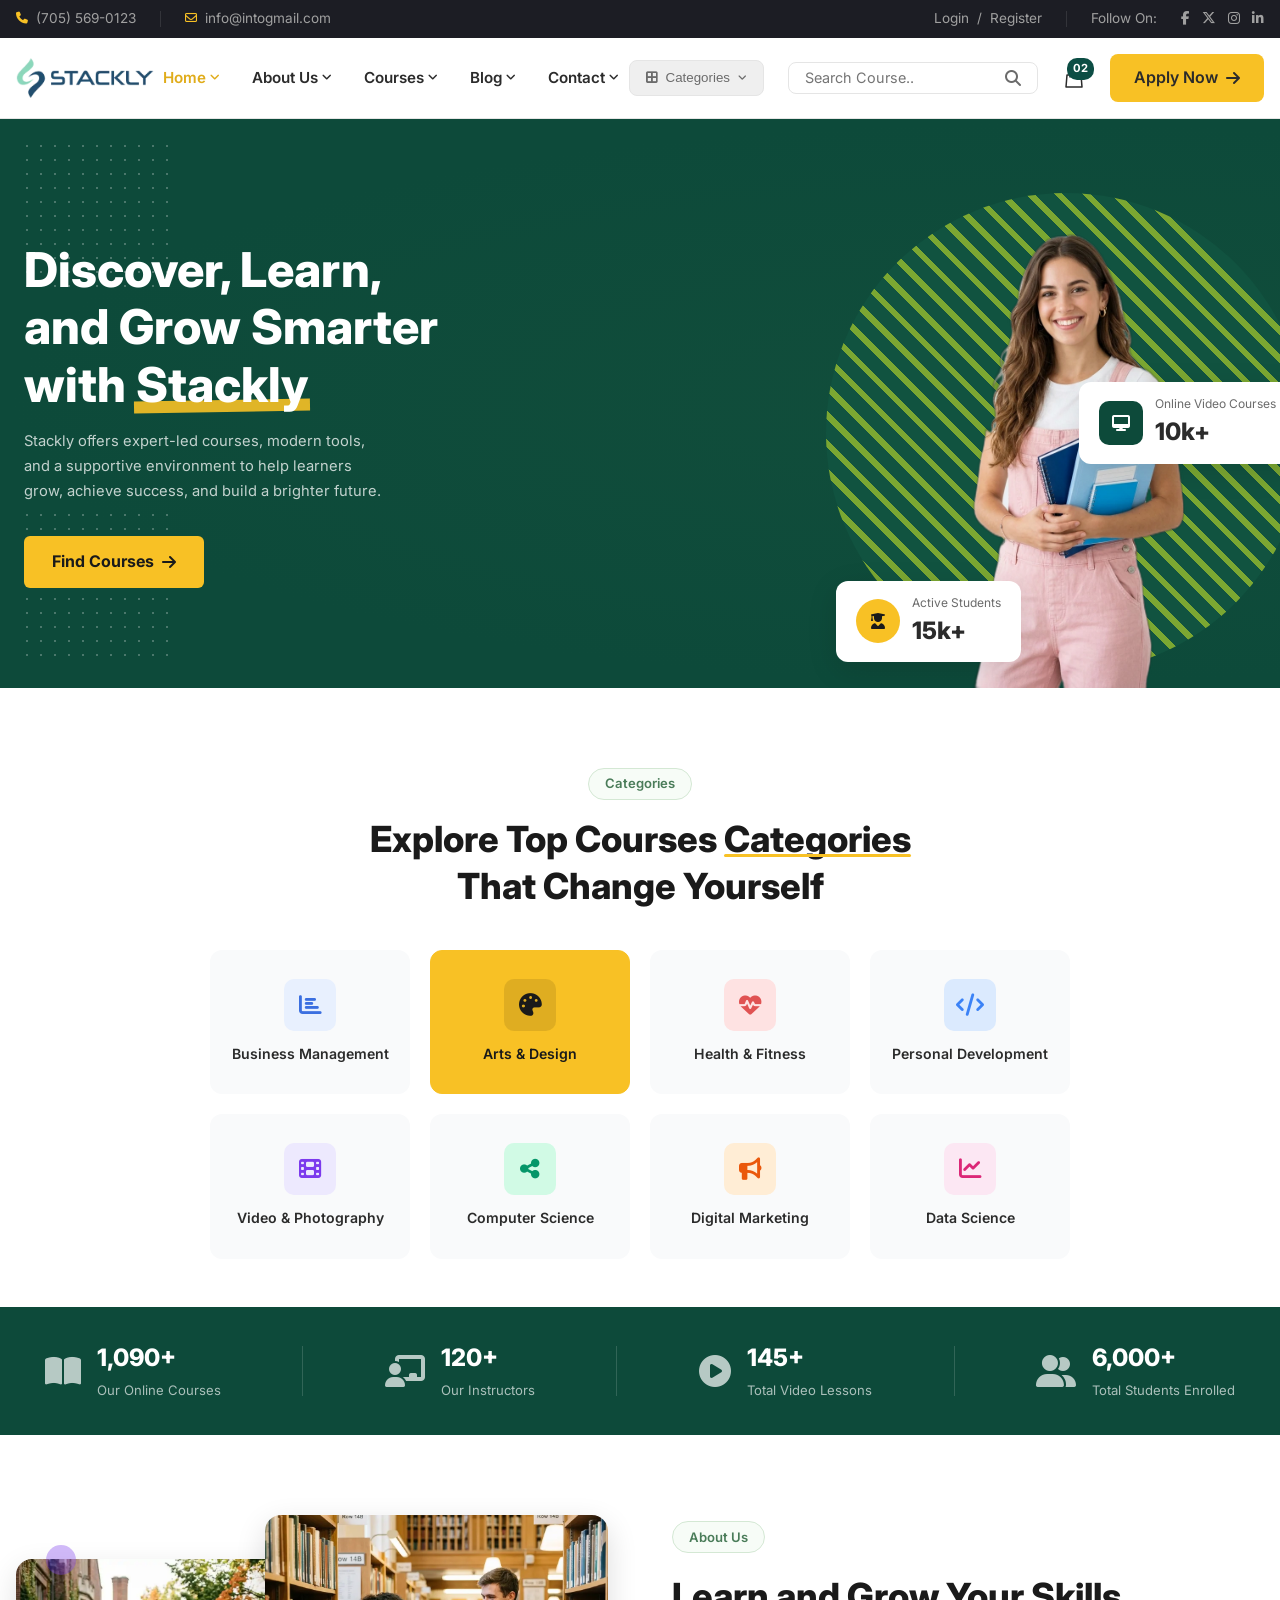
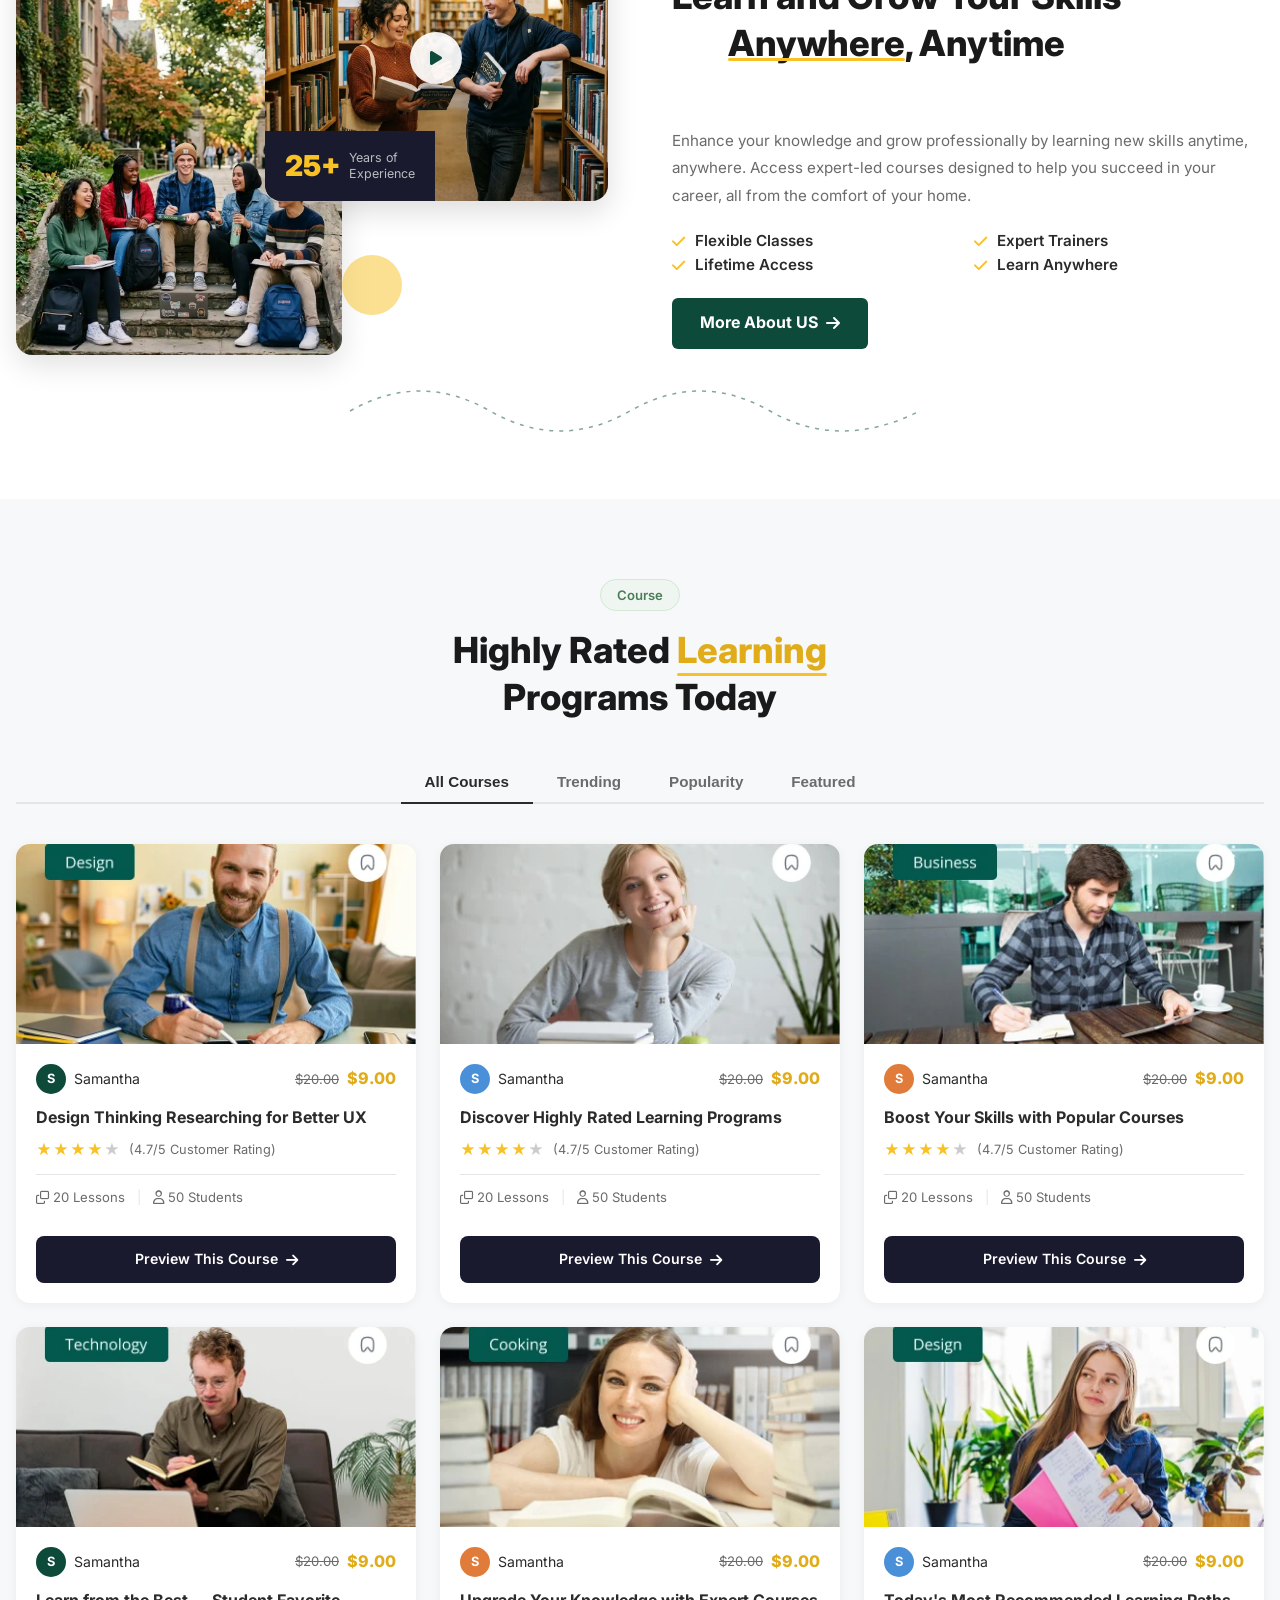
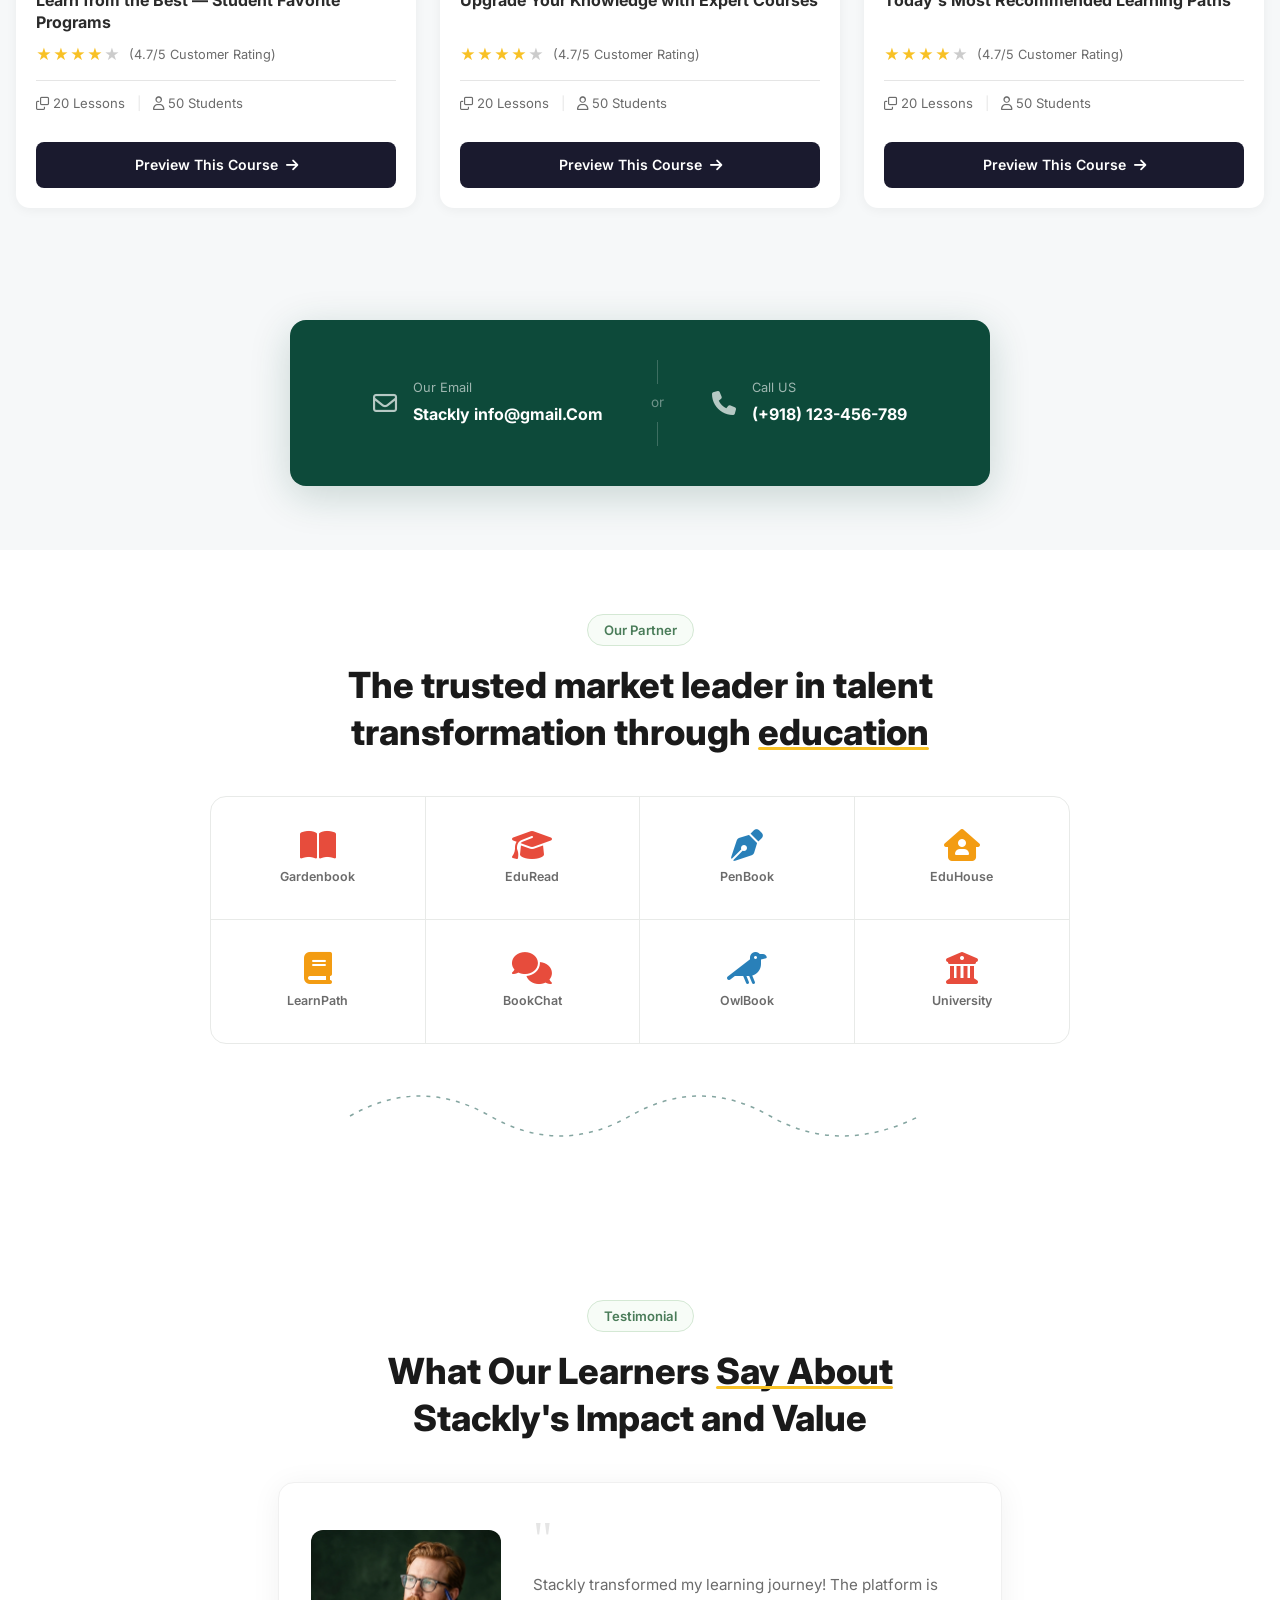
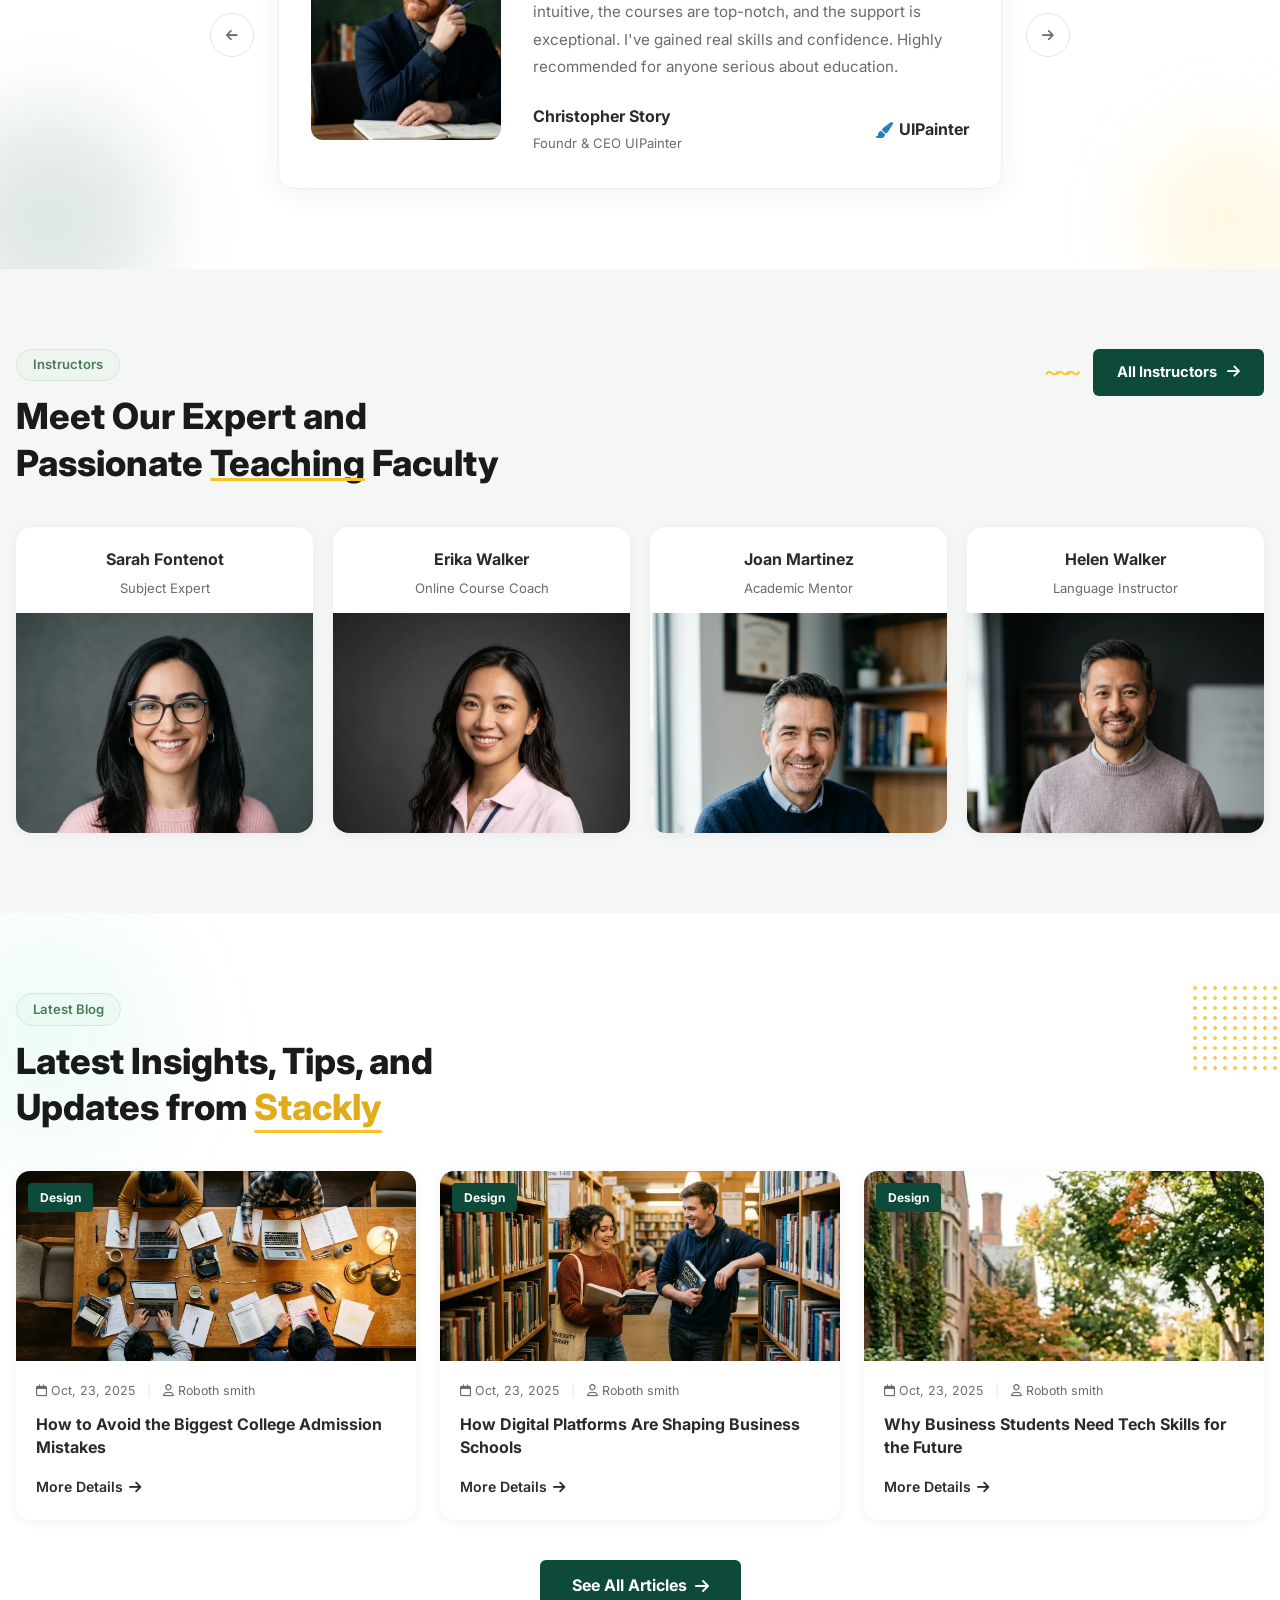
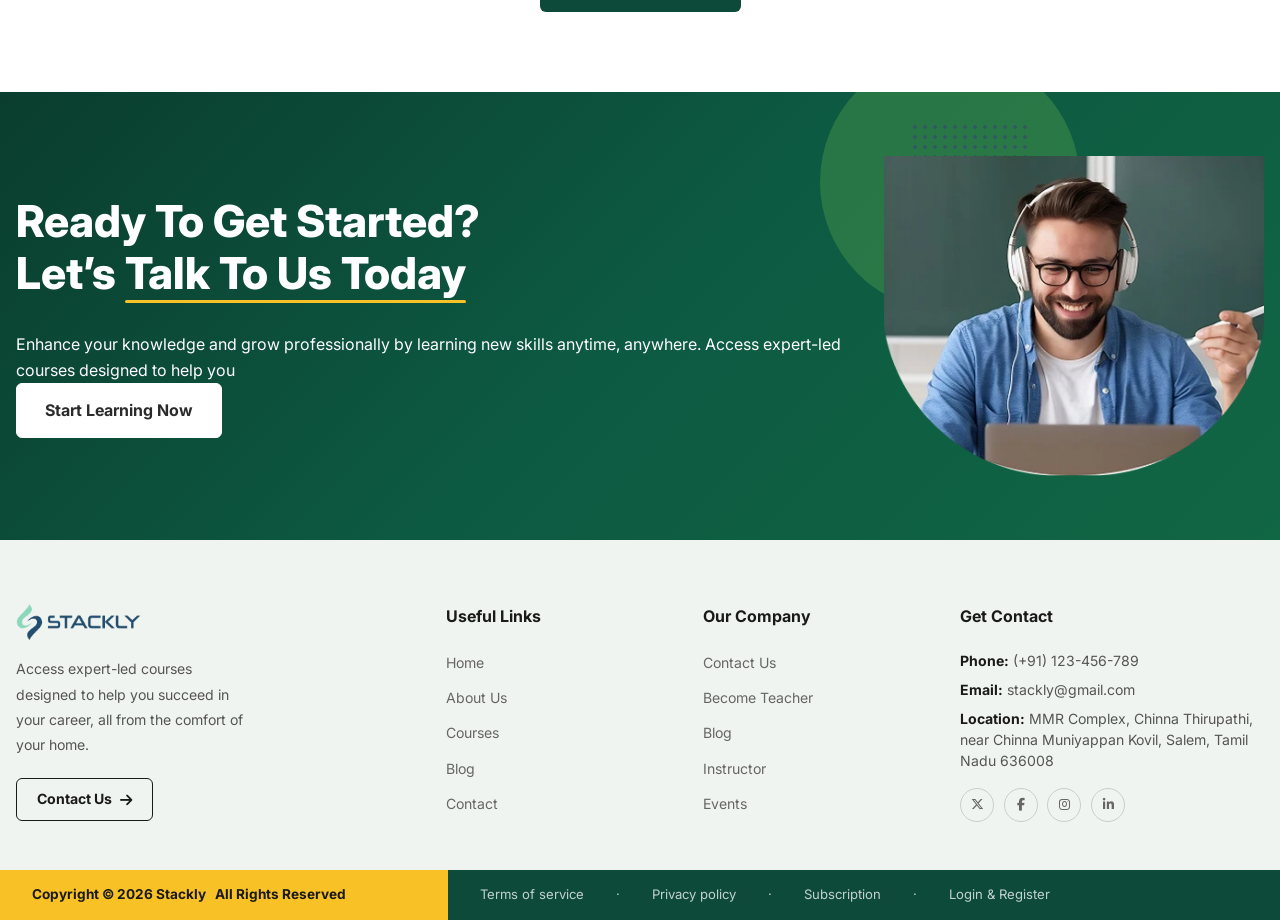
<file: index.html>
<!DOCTYPE html>
<html lang="en">
<head>
  <meta charset="UTF-8" />
  <meta name="viewport" content="width=device-width, initial-scale=1.0" />
  <title>Stackly — Online Education Platform</title>
  <meta name="description" content="Stackly offers expert-led courses, modern tools, and a supportive environment to help learners grow, achieve success, and build a brighter future." />
  <link rel="stylesheet" href="css/style.css" />
  <link rel="stylesheet" href="css/home.css" />
  <link rel="stylesheet" href="css/footer.css" />
  <link rel="stylesheet" href="https://cdnjs.cloudflare.com/ajax/libs/font-awesome/6.6.0/css/all.min.css" />
  <link href="https://fonts.googleapis.com/css2?family=Inter:wght@300;400;500;600;700&family=Merriweather:ital,wght@1,700&display=swap" rel="stylesheet"/>
</head>
<body>

  <!-- ===== TOPBAR ===== -->
  <div class="header-wrapper">
  <div class="topbar">
    <div class="container">
      <div class="topbar-left">
        <div class="topbar-item yellow">
          <i class="fa-solid fa-phone fa-sm"></i>
          <span style="color:var(--topbar-text)">(705) 569-0123</span>
        </div>
        <div class="topbar-divider"></div>
        <div class="topbar-item yellow">
          <i class="fa-regular fa-envelope fa-sm"></i>
          <span style="color:var(--topbar-text)">info@intogmail.com</span>
        </div>
      </div>
      <div class="topbar-right">
        <div class="topbar-item" id="topbar-auth">
          <a href="login.html">Login</a> / <a href="signup.html">Register</a>
        </div>
        <div class="topbar-divider"></div>
        <span>Follow On:</span>
        <div class="topbar-social">
          <a href="404.html"><i class="fa-brands fa-facebook-f"></i></a>
          <a href="404.html"><i class="fa-brands fa-x-twitter"></i></a>
          <a href="404.html"><i class="fa-brands fa-instagram"></i></a>
          <a href="404.html"><i class="fa-brands fa-linkedin-in"></i></a>
        </div>
      </div>
    </div>
  </div>

  <!-- ===== MAIN HEADER ===== -->
  <header class="main-header" id="mainHeader">
    <div class="container">
      <a href="index.html" class="logo">
        <img src="images/logo-stackly.webp" alt="Stackly Logo" />
      </a>
      <ul class="nav-menu" id="navMenu">
        <li><a href="index.html" class="nav-active">Home <i class="fa-solid fa-angle-down fa-xs"></i></a></li>
        <li><a href="about.html">About Us <i class="fa-solid fa-angle-down fa-xs"></i></a></li>
        <li><a href="courses-public.html">Courses <i class="fa-solid fa-angle-down fa-xs"></i></a></li>
        <li><a href="blog.html">Blog <i class="fa-solid fa-angle-down fa-xs"></i></a></li>
        <li><a href="contact.html">Contact <i class="fa-solid fa-angle-down fa-xs"></i></a></li>
      </ul>
      <div class="header-actions">
        <button class="categories-btn" onclick="window.location.href=\'404.html\'">
          <i class="fa-solid fa-border-all"></i> Categories <i class="fa-solid fa-angle-down fa-xs"></i>
        </button>
        <div class="header-search">
          <input type="text" placeholder="Search Course.." id="searchInput" />
          <i class="fa-solid fa-magnifying-glass" onclick="window.location.href='404.html'" style="cursor:pointer;"></i>
        </div>
        <div class="cart-icon" onclick="window.location.href='404.html'" style="cursor: pointer;">
          <svg fill="none" stroke="currentColor" viewBox="0 0 24 24"><path stroke-linecap="round" stroke-linejoin="round" stroke-width="1.5" d="M16 11V7a4 4 0 00-8 0v4M5 9h14l1 12H4L5 9z"/></svg>
          <span class="cart-badge">02</span>
        </div>
        <a href="signup.html" class="btn-primary">Apply Now <i class="fa-solid fa-arrow-right"></i></a>
      
        <button class="mobile-menu-toggle" id="mobileToggle" aria-label="Open Menu">
        <i class="fa-solid fa-bars"></i>
      </button>
      </div>
    </div>
    <!-- Mobile Nav -->
    <nav class="mobile-nav" id="mobileNav">
      <a href="index.html">Home</a>
      <a href="about.html">About Us</a>
      <a href="courses-public.html">Courses</a>
      <a href="blog.html">Blog</a>
      <a href="contact.html">Contact</a>
      <a href="signup.html" class="btn-primary" style="margin-top:0.5rem; text-align:center; justify-content:center;">Apply Now</a>
    </nav>
  </header>
</div>

  <!-- ===== HERO SECTION ===== -->
  <section class="hero-section">
    <!-- Decorative dots pattern top-left -->
    <div class="hero-dots hero-dots-tl"></div>
    <!-- Decorative diagonal stripes circle top-right -->
    <div class="hero-circle-tr"></div>
    <!-- Decorative dots pattern bottom-left -->
    <div class="hero-dots hero-dots-bl"></div>

    <div class="hero-inner container">
      <!-- Left Content -->
      <div class="hero-content">
        <h1 class="hero-title">
          Discover, Learn,<br/>
          and Grow Smarter<br/>
          with <span class="hero-highlight">Stackly</span>
        </h1>
        <p class="hero-sub">
          Stackly offers expert-led courses, modern tools, and a supportive environment to help learners grow, achieve success, and build a brighter future.
        </p>
        <div class="hero-actions">
          <a href="courses-public.html" class="hero-cta">Find Courses <i class="fa-solid fa-arrow-right"></i></a>
        </div>
      </div>

      <!-- Right — Student image -->
      <div class="hero-image-wrap">
        <div class="hero-circle-bg"></div>
        <img src="images/hero-student.webp" alt="Student" class="hero-student-img" />
        
        <!-- Floating badge bottom-left -->
        <div class="hero-float-card card-bottom-left">
          <div class="hero-float-icon bg-yellow">
            <i class="fa-solid fa-user-graduate"></i>
          </div>
          <div>
            <div class="hero-float-label">Active Students</div>
            <div class="hero-float-num">15k+</div>
          </div>
        </div>

        <!-- Floating badge top-right -->
        <div class="hero-float-card card-top-right">
          <div class="hero-float-icon bg-dark-green">
            <i class="fa-solid fa-desktop"></i>
          </div>
          <div>
            <div class="hero-float-label">Online Video Courses</div>
            <div class="hero-float-num">10k+</div>
          </div>
        </div>
      </div>
    </div>
  </section>

  <!-- ===== CATEGORIES SECTION ===== -->
  <section class="categories-section">
    <div class="container">
      <div class="section-tag-wrap">
        <span class="section-tag">Categories</span>
      </div>
      <h2 class="section-title-lg">Explore Top Courses <span class="title-strikethrough">Categories</span><br/>That Change Yourself</h2>
      <div class="categories-grid">
        <div class="cat-card cat-card--blue">
          <div class="cat-card-icon">
            <i class="fa-solid fa-chart-bar"></i>
          </div>
          <span>Business Management</span>
        </div>
        <div class="cat-card cat-card--yellow cat-card--active">
          <div class="cat-card-icon">
            <i class="fa-solid fa-palette"></i>
          </div>
          <span>Arts &amp; Design</span>
        </div>
        <div class="cat-card cat-card--pink">
          <div class="cat-card-icon">
            <i class="fa-solid fa-heart-pulse"></i>
          </div>
          <span>Health &amp; Fitness</span>
        </div>
        <div class="cat-card cat-card--lightblue">
          <div class="cat-card-icon">
            <i class="fa-solid fa-code"></i>
          </div>
          <span>Personal Development</span>
        </div>
        <div class="cat-card cat-card--lavender">
          <div class="cat-card-icon">
            <i class="fa-solid fa-film"></i>
          </div>
          <span>Video &amp; Photography</span>
        </div>
        <div class="cat-card cat-card--green">
          <div class="cat-card-icon">
            <i class="fa-solid fa-share-nodes"></i>
          </div>
          <span>Computer Science</span>
        </div>
        <div class="cat-card cat-card--orange">
          <div class="cat-card-icon">
            <i class="fa-solid fa-bullhorn"></i>
          </div>
          <span>Digital Marketing</span>
        </div>
        <div class="cat-card cat-card--hotpink">
          <div class="cat-card-icon">
            <i class="fa-solid fa-chart-line"></i>
          </div>
          <span>Data Science</span>
        </div>
      </div>
    </div>
  </section>

  <!-- ===== STATS BAR ===== -->
  <section class="stats-bar">
    <div class="container stats-bar-inner">
      <div class="stat-item">
        <i class="fa-solid fa-book-open"></i>
        <div>
          <strong>1,090+</strong>
          <span>Our Online Courses</span>
        </div>
      </div>
      <div class="stat-divider"></div>
      <div class="stat-item">
        <i class="fa-solid fa-chalkboard-user"></i>
        <div>
          <strong>120+</strong>
          <span>Our Instructors</span>
        </div>
      </div>
      <div class="stat-divider"></div>
      <div class="stat-item">
        <i class="fa-solid fa-circle-play"></i>
        <div>
          <strong>145+</strong>
          <span>Total Video Lessons</span>
        </div>
      </div>
      <div class="stat-divider"></div>
      <div class="stat-item">
        <i class="fa-solid fa-user-group"></i>
        <div>
          <strong>6,000+</strong>
          <span>Total Students Enrolled</span>
        </div>
      </div>
    </div>
  </section>

  <!-- ===== ABOUT SECTION ===== -->
  <section class="about-section">
    <div class="container about-inner">
      <!-- Left: stacked images -->
      <div class="about-images">
        <div class="about-img-main">
          <img src="images/about-students-group.webp" alt="Students Group" />
        </div>
        <div class="about-img-overlay">
          <img src="images/about-library.webp" alt="Library Students" />
          <!-- Play button -->
          <div class="play-btn">
            <i class="fa-solid fa-play"></i>
          </div>
          <!-- Experience badge -->
          <div class="experience-badge">
            <span class="exp-num">25+</span>
            <span class="exp-label">Years of<br/>Experience</span>
          </div>
        </div>
        <!-- Decorative dots -->
        <div class="about-dot-yellow"></div>
        <div class="about-dot-purple"></div>
      </div>

      <!-- Right: Content -->
      <div class="about-content">
        <span class="section-tag">About Us</span>
        <h2 class="section-title-lg">Learn and Grow Your Skills<br/><span class="title-strikethrough">Anywhere</span>, Anytime</h2>
        <p class="about-desc">Enhance your knowledge and grow professionally by learning new skills anytime, anywhere. Access expert-led courses designed to help you succeed in your career, all from the comfort of your home.</p>
        <div class="about-features">
          <div class="about-features-col">
            <div class="feature-item"><i class="fa-solid fa-check" style="color:var(--yellow);"></i> Flexible Classes</div>
            <div class="feature-item"><i class="fa-solid fa-check" style="color:var(--yellow);"></i> Lifetime Access</div>
          </div>
          <div class="about-features-col">
            <div class="feature-item"><i class="fa-solid fa-check" style="color:var(--yellow);"></i> Expert Trainers</div>
            <div class="feature-item"><i class="fa-solid fa-check" style="color:var(--yellow);"></i> Learn Anywhere</div>
          </div>
        </div>
        <a href="about.html" class="about-cta">More About US <i class="fa-solid fa-arrow-right"></i></a>
      </div>
    </div>
    <!-- Decorative wave dots -->
    <div class="wave-dots-wrap">
      <svg width="600" height="80" viewBox="0 0 600 80" fill="none" xmlns="http://www.w3.org/2000/svg">
        <path d="M10 40 Q80 0 150 40 Q220 80 290 40 Q360 0 430 40 Q500 80 580 40" stroke="#0c4d44" stroke-width="1.5" fill="none" stroke-dasharray="4 6"/>
      </svg>
    </div>
  </section>

  <!-- ===== COURSES SECTION ===== -->
  <section class="courses-section">
    <div class="container">
      <div class="section-tag-wrap">
        <span class="section-tag">Course</span>
      </div>
      <h2 class="section-title-lg text-center">Highly Rated <span class="title-underline">Learning</span><br/>Programs Today</h2>

      <!-- Course Tabs -->
      <div class="course-tabs">
        <button class="course-tab active" data-tab="all">All Courses</button>
        <button class="course-tab" data-tab="trending">Trending</button>
        <button class="course-tab" data-tab="popularity">Popularity</button>
        <button class="course-tab" data-tab="featured">Featured</button>
      </div>

      <!-- Course Cards Grid -->
      <div class="courses-grid" id="coursesGrid">
        <!-- Card 1 -->
        <div class="course-card">
          <div class="course-img-wrap">
            <img src="images/Container.webp" alt="Design Course" />
          </div>
          <div class="course-body">
            <div class="course-instructor">
              <div class="instructor-avatar">S</div>
              <span>Samantha</span>
              <span class="course-price-old">$20.00</span>
              <span class="course-price">$9.00</span>
            </div>
            <h3 class="course-title">Design Thinking Researching for Better UX</h3>
            <div class="course-rating">
              <span class="stars">★★★★<span style="color:#ccc;">★</span></span>
              <span class="rating-label">(4.7/5 Customer Rating)</span>
            </div>
            <div class="course-meta">
              <span><i class="fa-regular fa-clone"></i> 20 Lessons</span>
              <span class="meta-divider">|</span>
              <span><i class="fa-regular fa-user"></i> 50 Students</span>
            </div>
            <a href="courses-public.html" class="course-preview-btn">Preview This Course <i class="fa-solid fa-arrow-right"></i></a>
          </div>
        </div>

        <!-- Card 2 -->
        <div class="course-card">
          <div class="course-img-wrap">
            <img src="images/Container (1).webp" alt="Learning Course" />
          </div>
          <div class="course-body">
            <div class="course-instructor">
              <div class="instructor-avatar" style="background:#4a90d9;">S</div>
              <span>Samantha</span>
              <span class="course-price-old">$20.00</span>
              <span class="course-price">$9.00</span>
            </div>
            <h3 class="course-title">Discover Highly Rated Learning Programs</h3>
            <div class="course-rating">
              <span class="stars">★★★★<span style="color:#ccc;">★</span></span>
              <span class="rating-label">(4.7/5 Customer Rating)</span>
            </div>
            <div class="course-meta">
              <span><i class="fa-regular fa-clone"></i> 20 Lessons</span>
              <span class="meta-divider">|</span>
              <span><i class="fa-regular fa-user"></i> 50 Students</span>
            </div>
            <a href="courses-public.html" class="course-preview-btn">Preview This Course <i class="fa-solid fa-arrow-right"></i></a>
          </div>
        </div>

        <!-- Card 3 -->
        <div class="course-card">
          <div class="course-img-wrap">
            <img src="images/Container (2).webp" alt="Business Course" />
          </div>
          <div class="course-body">
            <div class="course-instructor">
              <div class="instructor-avatar" style="background:#e07b39;">S</div>
              <span>Samantha</span>
              <span class="course-price-old">$20.00</span>
              <span class="course-price">$9.00</span>
            </div>
            <h3 class="course-title">Boost Your Skills with Popular Courses</h3>
            <div class="course-rating">
              <span class="stars">★★★★<span style="color:#ccc;">★</span></span>
              <span class="rating-label">(4.7/5 Customer Rating)</span>
            </div>
            <div class="course-meta">
              <span><i class="fa-regular fa-clone"></i> 20 Lessons</span>
              <span class="meta-divider">|</span>
              <span><i class="fa-regular fa-user"></i> 50 Students</span>
            </div>
            <a href="courses-public.html" class="course-preview-btn">Preview This Course <i class="fa-solid fa-arrow-right"></i></a>
          </div>
        </div>

        <!-- Card 4 -->
        <div class="course-card">
          <div class="course-img-wrap">
            <img src="images/Container (3).webp" alt="Technology Course" />
          </div>
          <div class="course-body">
            <div class="course-instructor">
              <div class="instructor-avatar">S</div>
              <span>Samantha</span>
              <span class="course-price-old">$20.00</span>
              <span class="course-price">$9.00</span>
            </div>
            <h3 class="course-title">Learn from the Best — Student Favorite Programs</h3>
            <div class="course-rating">
              <span class="stars">★★★★<span style="color:#ccc;">★</span></span>
              <span class="rating-label">(4.7/5 Customer Rating)</span>
            </div>
            <div class="course-meta">
              <span><i class="fa-regular fa-clone"></i> 20 Lessons</span>
              <span class="meta-divider">|</span>
              <span><i class="fa-regular fa-user"></i> 50 Students</span>
            </div>
            <a href="courses-public.html" class="course-preview-btn">Preview This Course <i class="fa-solid fa-arrow-right"></i></a>
          </div>
        </div>

        <!-- Card 5 -->
        <div class="course-card">
          <div class="course-img-wrap">
            <img src="images/Container (4).webp" alt="Cooking Course" />
          </div>
          <div class="course-body">
            <div class="course-instructor">
              <div class="instructor-avatar" style="background:#e07b39;">S</div>
              <span>Samantha</span>
              <span class="course-price-old">$20.00</span>
              <span class="course-price">$9.00</span>
            </div>
            <h3 class="course-title">Upgrade Your Knowledge with Expert Courses</h3>
            <div class="course-rating">
              <span class="stars">★★★★<span style="color:#ccc;">★</span></span>
              <span class="rating-label">(4.7/5 Customer Rating)</span>
            </div>
            <div class="course-meta">
              <span><i class="fa-regular fa-clone"></i> 20 Lessons</span>
              <span class="meta-divider">|</span>
              <span><i class="fa-regular fa-user"></i> 50 Students</span>
            </div>
            <a href="courses-public.html" class="course-preview-btn">Preview This Course <i class="fa-solid fa-arrow-right"></i></a>
          </div>
        </div>

        <!-- Card 6 -->
        <div class="course-card">
          <div class="course-img-wrap">
            <img src="images/Container (5).webp" alt="Design Course 2" />
          </div>
          <div class="course-body">
            <div class="course-instructor">
              <div class="instructor-avatar" style="background:#4a90d9;">S</div>
              <span>Samantha</span>
              <span class="course-price-old">$20.00</span>
              <span class="course-price">$9.00</span>
            </div>
            <h3 class="course-title">Today's Most Recommended Learning Paths</h3>
            <div class="course-rating">
              <span class="stars">★★★★<span style="color:#ccc;">★</span></span>
              <span class="rating-label">(4.7/5 Customer Rating)</span>
            </div>
            <div class="course-meta">
              <span><i class="fa-regular fa-clone"></i> 20 Lessons</span>
              <span class="meta-divider">|</span>
              <span><i class="fa-regular fa-user"></i> 50 Students</span>
            </div>
            <a href="courses-public.html" class="course-preview-btn">Preview This Course <i class="fa-solid fa-arrow-right"></i></a>
          </div>
        </div>
      </div>
    </div>
  </section>

  <!-- ===== CONTACT CTA CARD ===== -->
  <section class="contact-cta-section">
    <div class="container">
      <div class="contact-cta-card">
        <div class="contact-cta-side">
          <i class="fa-regular fa-envelope"></i>
          <div>
            <div class="cta-label">Our Email</div>
            <div class="cta-value">Stackly info@gmail.Com</div>
          </div>
        </div>
        <div class="contact-cta-divider">
          <div class="cta-vertical-line"></div>
          <span>or</span>
          <div class="cta-vertical-line"></div>
        </div>
        <div class="contact-cta-side">
          <i class="fa-solid fa-phone"></i>
          <div>
            <div class="cta-label">Call US</div>
            <div class="cta-value">(+918) 123-456-789</div>
          </div>
        </div>
      </div>
    </div>
  </section>

  <!-- ===== PARTNERS SECTION ===== -->
  <section class="partners-section">
    <div class="container">
      <div class="section-tag-wrap">
        <span class="section-tag">Our Partner</span>
      </div>
      <h2 class="section-title-lg text-center">The trusted market leader in talent<br/>transformation through <span class="title-strikethrough">education</span></h2>
      <div class="partners-grid">
        <div class="partner-item">
          <div class="partner-placeholder">
            <i class="fa-solid fa-book-open" style="color:#e74c3c; font-size:2rem;"></i>
            <span>Gardenbook</span>
          </div>
        </div>
        <div class="partner-item">
          <div class="partner-placeholder">
            <i class="fa-solid fa-graduation-cap" style="color:#e74c3c; font-size:2rem;"></i>
            <span>EduRead</span>
          </div>
        </div>
        <div class="partner-item">
          <div class="partner-placeholder">
            <i class="fa-solid fa-pen-nib" style="color:#2980b9; font-size:2rem;"></i>
            <span>PenBook</span>
          </div>
        </div>
        <div class="partner-item">
          <div class="partner-placeholder">
            <i class="fa-solid fa-house-user" style="color:#f39c12; font-size:2rem;"></i>
            <span>EduHouse</span>
          </div>
        </div>
        <div class="partner-item">
          <div class="partner-placeholder">
            <i class="fa-solid fa-book" style="color:#f39c12; font-size:2rem;"></i>
            <span>LearnPath</span>
          </div>
        </div>
        <div class="partner-item">
          <div class="partner-placeholder">
            <i class="fa-solid fa-comments" style="color:#e74c3c; font-size:2rem;"></i>
            <span>BookChat</span>
          </div>
        </div>
        <div class="partner-item">
          <div class="partner-placeholder">
            <i class="fa-solid fa-crow" style="color:#2980b9; font-size:2rem;"></i>
            <span>OwlBook</span>
          </div>
        </div>
        <div class="partner-item">
          <div class="partner-placeholder">
            <i class="fa-solid fa-university" style="color:#e74c3c; font-size:2rem;"></i>
            <span>University</span>
          </div>
        </div>
      </div>
    </div>
    <!-- Wave decoration -->
    <div class="wave-dots-wrap" style="margin-top:2rem;">
      <svg width="600" height="80" viewBox="0 0 600 80" fill="none" xmlns="http://www.w3.org/2000/svg">
        <path d="M10 40 Q80 0 150 40 Q220 80 290 40 Q360 0 430 40 Q500 80 580 40" stroke="#0c4d44" stroke-width="1.5" fill="none" stroke-dasharray="4 6"/>
      </svg>
    </div>
  </section>

  <!-- ===== TESTIMONIALS SECTION ===== -->
  <section class="testimonials-section">
    <div class="container">
      <div class="section-tag-wrap">
        <span class="section-tag">Testimonial</span>
      </div>
      <h2 class="section-title-lg text-center">What Our Learners <span class="title-strikethrough">Say About</span><br/>Stackly's Impact and Value</h2>

      <div class="testimonial-slider-wrap">
        <button class="testimonial-arrow testimonial-prev" id="testimonialPrev" aria-label="Previous">
          <i class="fa-solid fa-arrow-left"></i>
        </button>

        <div class="testimonials-track" id="testimonialsTrack">
          <!-- Testimonial 1 -->
          <div class="testimonial-card active">
            <div class="testimonial-img-wrap">
              <img src="images/testimonial-christopher.webp" alt="Christopher Story" />
            </div>
            <div class="testimonial-content">
              <div class="testimonial-quote-icon">"</div>
              <p class="testimonial-text">Stackly transformed my learning journey! The platform is intuitive, the courses are top-notch, and the support is exceptional. I've gained real skills and confidence. Highly recommended for anyone serious about education.</p>
              <div class="testimonial-author">
                <div>
                  <strong>Christopher Story</strong>
                  <span>Foundr &amp; CEO UIPainter</span>
                </div>
                <div class="testimonial-brand">
                  <i class="fa-solid fa-paint-brush" style="color:#2980b9;"></i> <strong>UIPainter</strong>
                </div>
              </div>
            </div>
          </div>

          <!-- Testimonial 2 -->
          <div class="testimonial-card">
            <div class="testimonial-img-wrap">
              <img src="images/about-students-group.webp" alt="Alex Johnson" style="object-position: top;" />
            </div>
            <div class="testimonial-content">
              <div class="testimonial-quote-icon">"</div>
              <p class="testimonial-text">The quality of instructors on Stackly is second to none. Every course I've taken has directly impacted my career growth. The flexible scheduling makes it easy to learn around my busy life. Absolutely love this platform!</p>
              <div class="testimonial-author">
                <div>
                  <strong>Alex Johnson</strong>
                  <span>Senior Product Manager</span>
                </div>
                <div class="testimonial-brand">
                  <i class="fa-solid fa-briefcase" style="color:#0c4d44;"></i> <strong>TechCorp</strong>
                </div>
              </div>
            </div>
          </div>
        </div>

        <button class="testimonial-arrow testimonial-next" id="testimonialNext" aria-label="Next">
          <i class="fa-solid fa-arrow-right"></i>
        </button>
      </div>
    </div>
    <!-- Decorative glow bottom-right -->
    <div class="testimonial-glow-teal"></div>
    <div class="testimonial-glow-yellow"></div>
  </section>

  <!-- ===== INSTRUCTORS SECTION ===== -->
  <section class="instructors-section">
    <div class="container">
      <div class="instructors-header">
        <div class="instructors-header-left">
          <div class="section-tag-wrap" style="text-align:left; margin-bottom:0.75rem;">
            <span class="section-tag">Instructors</span>
          </div>
          <h2 class="section-title-lg" style="text-align:left; margin-bottom:0;">Meet Our Expert and<br/>Passionate <span class="title-strikethrough">Teaching</span> Faculty</h2>
        </div>
        <div class="instructors-header-wave">
          <span class="wave-icon">&#126;&#126;&#126;</span>
          <a href="about.html" class="btn-all-instructors">All Instructors <i class="fa-solid fa-arrow-right"></i></a>
        </div>
      </div>
      <div class="instructors-grid">
        <!-- Instructor 1 -->
        <div class="instructor-card">
          <div class="instructor-info">
            <h3>Sarah Fontenot</h3>
            <span>Subject Expert</span>
          </div>
          <div class="instructor-img-wrap">
            <img src="images/instructor-sarah.webp" alt="Sarah Fontenot" />
            <div class="instructor-social-bar">
              <a href="404.html"><i class="fa-brands fa-instagram"></i></a>
              <a href="404.html"><i class="fa-brands fa-linkedin-in"></i></a>
              <a href="404.html"><i class="fa-brands fa-x-twitter"></i></a>
            </div>
          </div>
        </div>
        <!-- Instructor 2 -->
        <div class="instructor-card">
          <div class="instructor-info">
            <h3>Erika Walker</h3>
            <span>Online Course Coach</span>
          </div>
          <div class="instructor-img-wrap">
            <img src="images/instructor-erika.webp" alt="Erika Walker" />
            <div class="instructor-social-bar">
              <a href="404.html"><i class="fa-brands fa-instagram"></i></a>
              <a href="404.html"><i class="fa-brands fa-linkedin-in"></i></a>
              <a href="404.html"><i class="fa-brands fa-x-twitter"></i></a>
            </div>
          </div>
        </div>
        <!-- Instructor 3 -->
        <div class="instructor-card">
          <div class="instructor-info">
            <h3>Joan Martinez</h3>
            <span>Academic Mentor</span>
          </div>
          <div class="instructor-img-wrap">
            <img src="images/instructor-joan.webp" alt="Joan Martinez" />
            <div class="instructor-social-bar">
              <a href="404.html"><i class="fa-brands fa-instagram"></i></a>
              <a href="404.html"><i class="fa-brands fa-linkedin-in"></i></a>
              <a href="404.html"><i class="fa-brands fa-x-twitter"></i></a>
            </div>
          </div>
        </div>
        <!-- Instructor 4 -->
        <div class="instructor-card">
          <div class="instructor-info">
            <h3>Helen Walker</h3>
            <span>Language Instructor</span>
          </div>
          <div class="instructor-img-wrap">
            <img src="images/instructor-helen.webp" alt="Helen Walker" />
            <div class="instructor-social-bar">
              <a href="404.html"><i class="fa-brands fa-instagram"></i></a>
              <a href="404.html"><i class="fa-brands fa-linkedin-in"></i></a>
              <a href="404.html"><i class="fa-brands fa-x-twitter"></i></a>
            </div>
          </div>
        </div>
      </div>
    </div>
  </section>

  <!-- ===== LATEST BLOG SECTION ===== -->
  <section class="blog-section">
    <div class="blog-glow-left"></div>
    <div class="container" style="position:relative;">
      <div class="blog-dashes"></div>
      <div class="blog-section-header">
        <div class="blog-header-text">
          <div class="section-tag-wrap" style="text-align:left; margin-bottom:0.75rem;">
            <span class="section-tag">Latest Blog</span>
          </div>
          <h2 class="section-title-lg" style="text-align:left; margin-bottom:0;">Latest Insights, Tips, and<br/>Updates from <span class="title-underline">Stackly</span></h2>
        </div>
      </div>
      <div class="blog-grid">
        <!-- Blog Card 1 -->
        <div class="blog-card">
          <div class="blog-img-wrap">
            <img src="images/blog-admission.webp" alt="College Admission" />
            <span class="blog-category-badge">Design</span>
          </div>
          <div class="blog-body">
            <div class="blog-meta">
              <span><i class="fa-regular fa-calendar"></i> Oct, 23, 2025</span>
              <span class="blog-meta-divider">|</span>
              <span><i class="fa-regular fa-user"></i> Roboth smith</span>
            </div>
            <h3>How to Avoid the Biggest College Admission Mistakes</h3>
            <a href="blog.html" class="blog-more-link">More Details <i class="fa-solid fa-arrow-right"></i></a>
          </div>
        </div>
        <!-- Blog Card 2 -->
        <div class="blog-card">
          <div class="blog-img-wrap">
            <img src="images/about-library.webp" alt="Digital Platforms" />
            <span class="blog-category-badge">Design</span>
          </div>
          <div class="blog-body">
            <div class="blog-meta">
              <span><i class="fa-regular fa-calendar"></i> Oct, 23, 2025</span>
              <span class="blog-meta-divider">|</span>
              <span><i class="fa-regular fa-user"></i> Roboth smith</span>
            </div>
            <h3>How Digital Platforms Are Shaping Business Schools</h3>
            <a href="blog.html" class="blog-more-link">More Details <i class="fa-solid fa-arrow-right"></i></a>
          </div>
        </div>
        <!-- Blog Card 3 -->
        <div class="blog-card">
          <div class="blog-img-wrap">
            <img src="images/about-students-group.webp" alt="Tech Skills" style="object-position:top;" />
            <span class="blog-category-badge">Design</span>
          </div>
          <div class="blog-body">
            <div class="blog-meta">
              <span><i class="fa-regular fa-calendar"></i> Oct, 23, 2025</span>
              <span class="blog-meta-divider">|</span>
              <span><i class="fa-regular fa-user"></i> Roboth smith</span>
            </div>
            <h3>Why Business Students Need Tech Skills for the Future</h3>
            <a href="blog.html" class="blog-more-link">More Details <i class="fa-solid fa-arrow-right"></i></a>
          </div>
        </div>
      </div>
      <div class="blog-see-all-wrap">
        <a href="blog.html" class="btn-see-all">See All Articles <i class="fa-solid fa-arrow-right"></i></a>
      </div>
    </div>
  </section>

  <!-- ===== GET STARTED CTA BANNER ===== -->
  <section class="cta-banner">
    <div class="cta-circle"></div>
    <div class="cta-dots"></div>
    <div class="container cta-banner-inner">
      <div class="cta-banner-text">
        <h2>Ready To Get Started?<br/>Let&rsquo;s <span class="cta-highlight">Talk To Us Today</span></h2>
        <p>Enhance your knowledge and grow professionally by learning new skills anytime, anywhere. Access expert-led courses designed to help you</p>
        <a href="contact.html" class="btn-start-learning">Start Learning Now</a>
      </div>
      <div class="cta-banner-image">
        <img src="images/appointnmentperson.webp" alt="Start Learning" />
      </div>
    </div>
  </section>

  <!-- ===== GLOBAL FOOTER ===== -->
  <footer class="site-footer">
    <div class="footer-top">
      <!-- Brand Column -->
      <div class="footer-brand-col">
        <a href="index.html" class="footer-logo">
          <img src="images/logo-stackly.webp" alt="Stackly" />
        </a>
        <p>Access expert-led courses designed to help you succeed in your career, all from the comfort of your home.</p>
        <a href="contact.html" class="footer-contact-btn">Contact Us <i class="fa-solid fa-arrow-right"></i></a>
      </div>
      <!-- Useful Links -->
      <div class="footer-col">
        <h4>Useful Links</h4>
        <ul>
          <li><a href="index.html">Home</a></li>
          <li><a href="about.html">About Us</a></li>
          <li><a href="courses-public.html">Courses</a></li>
          <li><a href="blog.html">Blog</a></li>
          <li><a href="contact.html">Contact</a></li>
        </ul>
      </div>
      <!-- Our Company -->
      <div class="footer-col">
        <h4>Our Company</h4>
        <ul>
          <li><a href="contact.html">Contact Us</a></li>
          <li><a href="signup.html">Become Teacher</a></li>
          <li><a href="blog.html">Blog</a></li>
          <li><a href="about.html">Instructor</a></li>
          <li><a href="about.html">Events</a></li>
        </ul>
      </div>
      <!-- Get Contact -->
      <div class="footer-contact-col">
        <h4>Get Contact</h4>
        <p class="footer-contact-item"><strong>Phone:</strong> (+91) 123-456-789</p>
        <p class="footer-contact-item"><strong>Email:</strong> stackly@gmail.com</p>
        <p class="footer-contact-item"><strong>Location:</strong> MMR Complex, Chinna Thirupathi, near Chinna Muniyappan Kovil, Salem, Tamil Nadu 636008</p>
        <div class="footer-social-icons">
          <a href="404.html"><i class="fa-brands fa-x-twitter"></i></a>
          <a href="404.html"><i class="fa-brands fa-facebook-f"></i></a>
          <a href="404.html"><i class="fa-brands fa-instagram"></i></a>
          <a href="404.html"><i class="fa-brands fa-linkedin-in"></i></a>
        </div>
      </div>
    </div>
    <!-- Bottom Bar -->
    <div class="footer-bottom-bar">
      <div class="footer-bottom-left">
        Copyright &copy; 2026 Stackly &nbsp; All Rights Reserved
      </div>
      <div class="footer-bottom-right">
        <a href="404.html">Terms of service</a>
        <span>&#183;</span>
        <a href="404.html">Privacy policy</a>
        <span>&#183;</span>
        <a href="404.html">Subscription</a>
        <span>&#183;</span>
        <a href="login.html">Login &amp; Register</a>
      </div>
    </div>
  </footer>

  <div id="toast-container"></div>

  <script src="js/auth.js"></script>
  <script src="js/main.js"></script>
  <script>
    // Mobile toggle
    const mobileToggle = document.getElementById('mobileToggle');
    const mobileNav = document.getElementById('mobileNav');
    mobileToggle.addEventListener('click', () => {
      mobileNav.classList.toggle('open');
    });

    // Sticky header
    window.addEventListener('scroll', () => {
      const header = document.getElementById('mainHeader');
      header.classList.toggle('scrolled', window.scrollY > 60);
    });

    // Testimonial slider
    let currentSlide = 0;
    const cards = document.querySelectorAll('.testimonial-card');
    const prev = document.getElementById('testimonialPrev');
    const next = document.getElementById('testimonialNext');

    function goToSlide(n) {
      cards[currentSlide].classList.remove('active');
      currentSlide = (n + cards.length) % cards.length;
      cards[currentSlide].classList.add('active');
    }
    prev.addEventListener('click', () => goToSlide(currentSlide - 1));
    next.addEventListener('click', () => goToSlide(currentSlide + 1));

    // Auto slide
    setInterval(() => goToSlide(currentSlide + 1), 5000);

    // Course tabs
    const tabs = document.querySelectorAll('.course-tab');
    tabs.forEach(tab => {
      tab.addEventListener('click', () => {
        tabs.forEach(t => t.classList.remove('active'));
        tab.classList.add('active');
      });
    });

    // Update auth status in topbar
    if (typeof authIsLoggedIn === 'function' && authIsLoggedIn()) {
      const user = authGetUser();
      const authEl = document.getElementById('topbar-auth');
      if (authEl) authEl.innerHTML = `<a href="dashboard.html" style="color:var(--yellow);">Dashboard</a> | <a href="login.html" onclick="authLogout()">Logout</a>`;
    }
  </script>
</body>
</html>
</file>
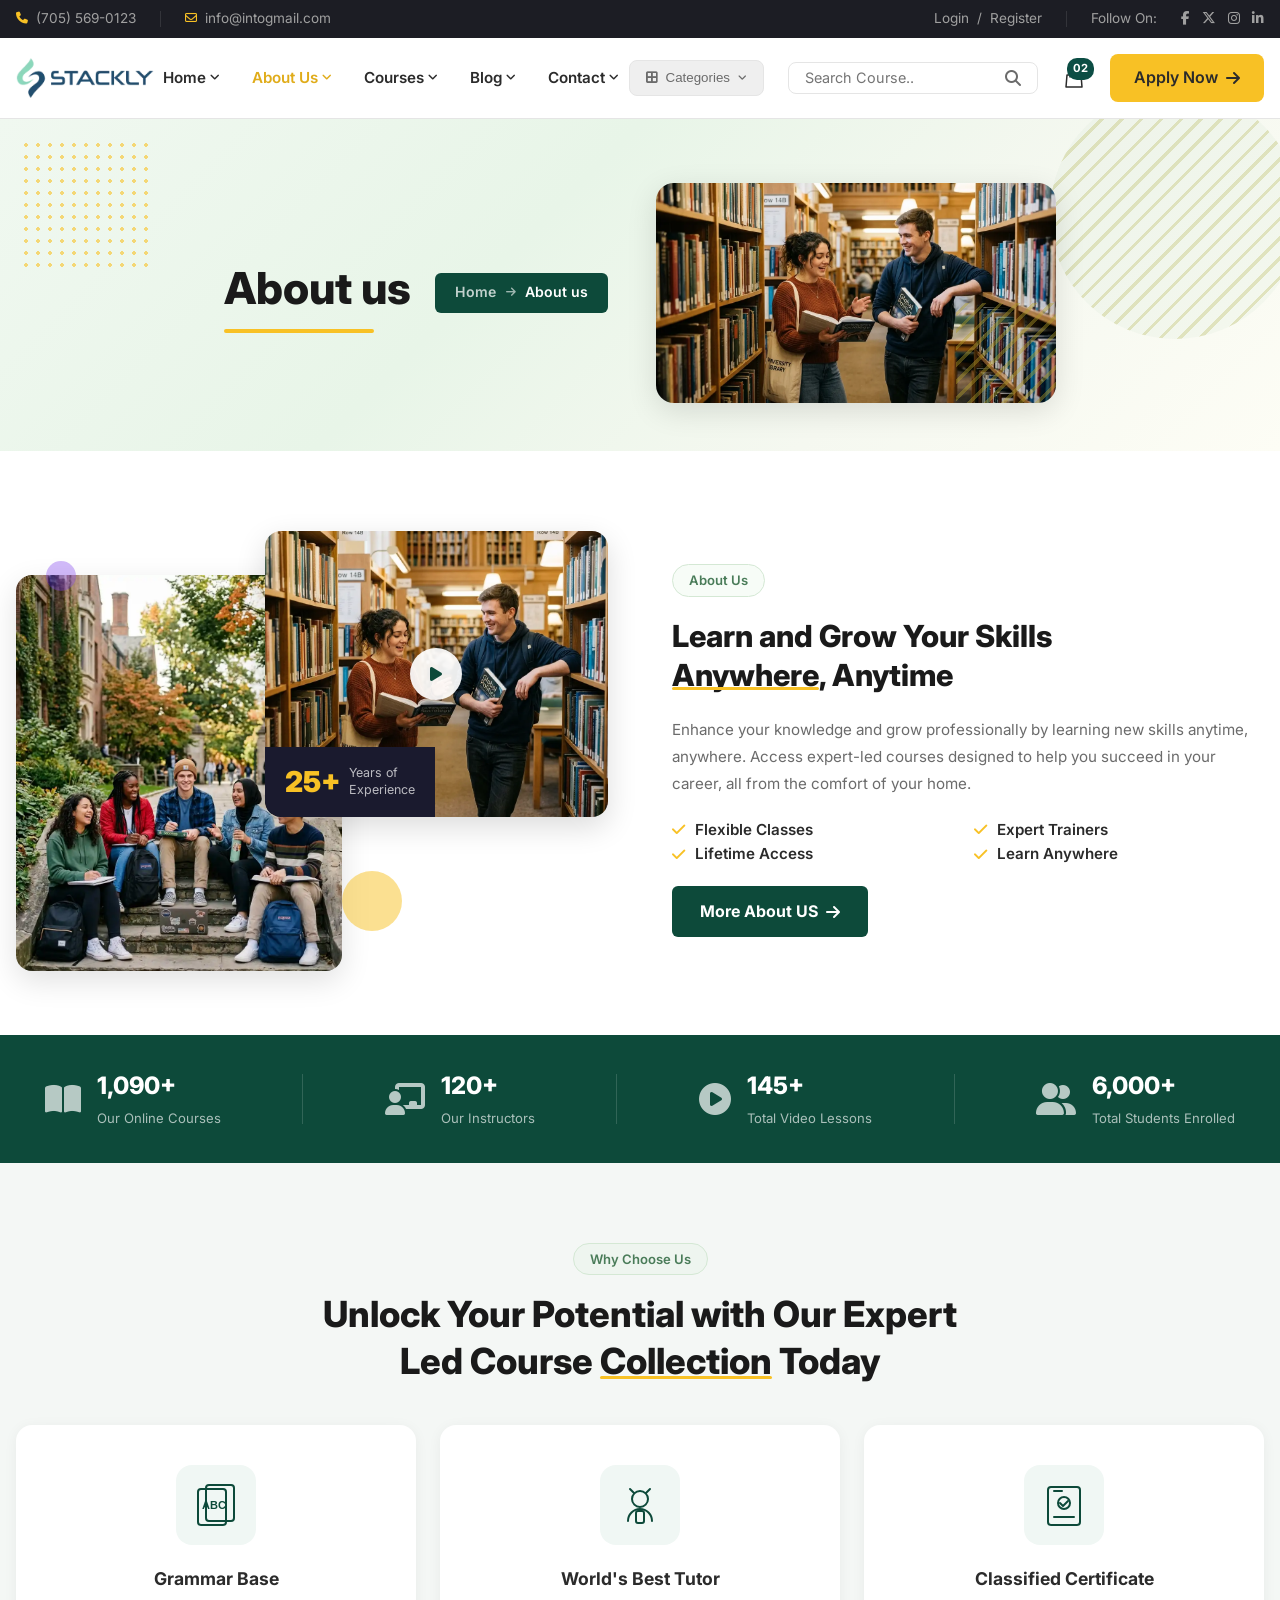
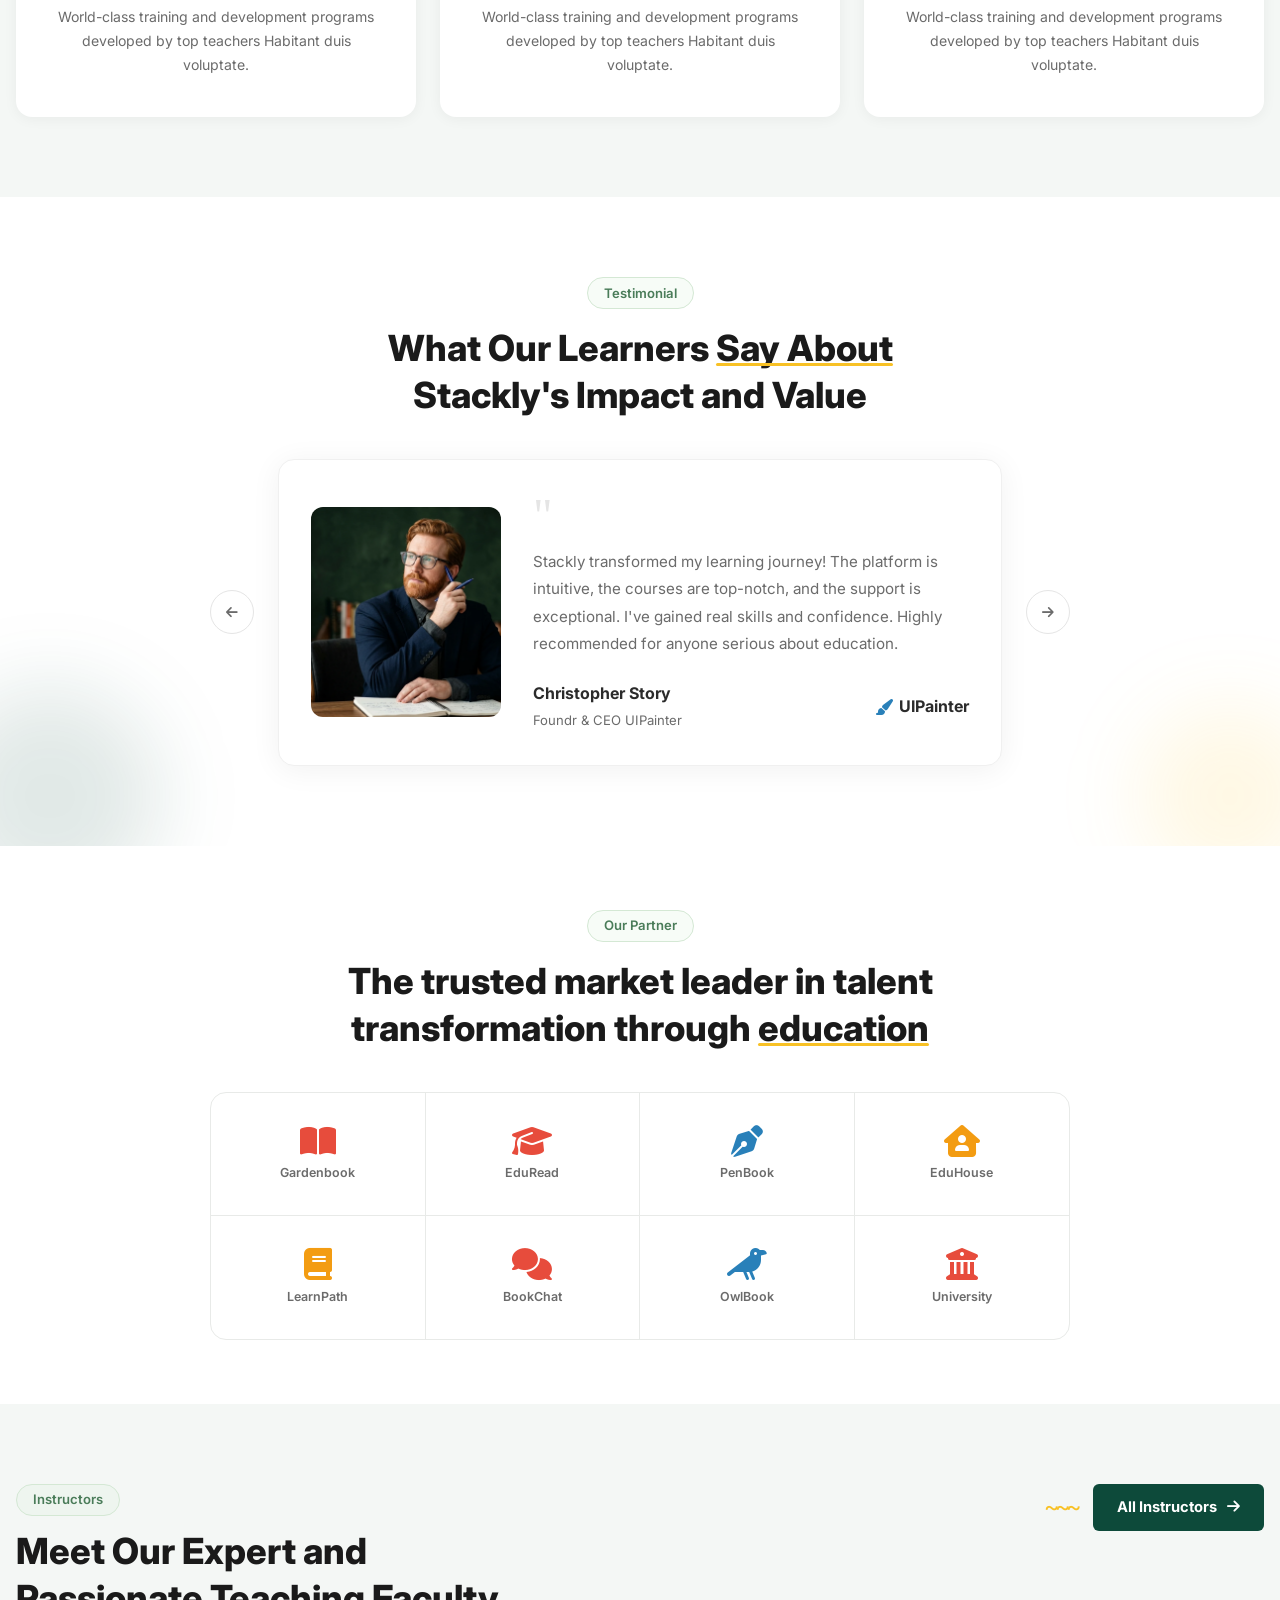
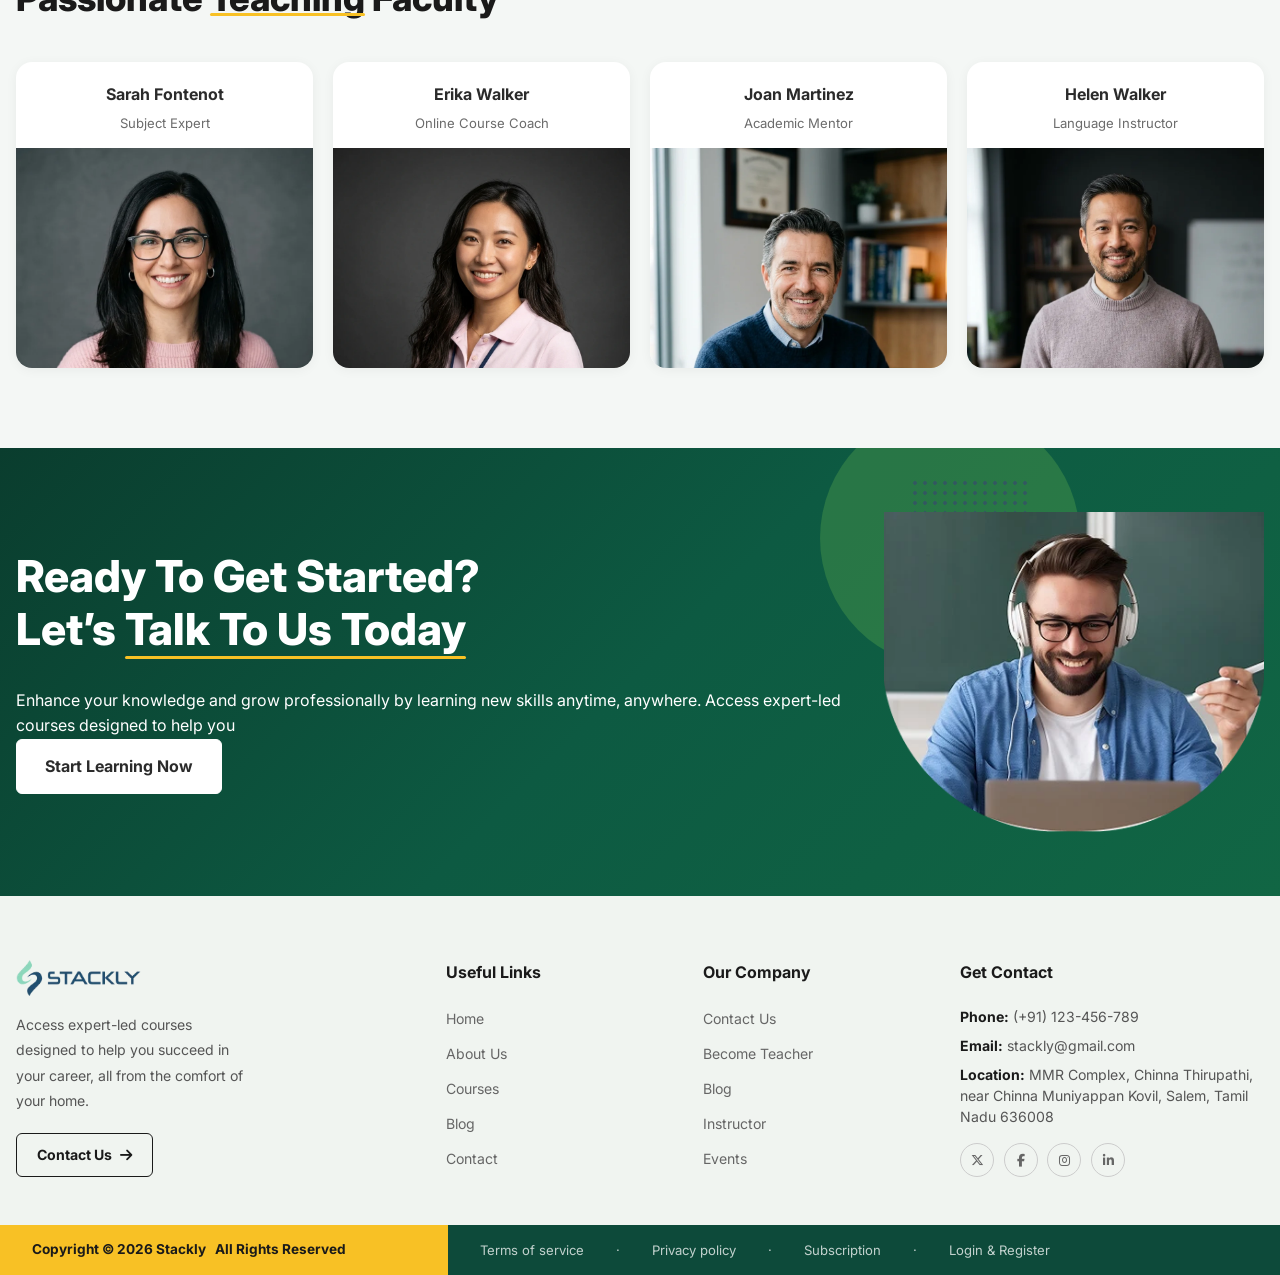
<file: about.html>
<!DOCTYPE html>
<html lang="en">
<head>
  <meta charset="UTF-8" />
  <meta name="viewport" content="width=device-width, initial-scale=1.0" />
  <title>About Us - Stackly Online Education</title>
  <meta name="description" content="Learn about Stackly — our mission, our expert instructors, and why we are the trusted market leader in education." />
  <link rel="stylesheet" href="css/style.css" />
  <link rel="stylesheet" href="css/home.css" />
  <link rel="stylesheet" href="css/footer.css" />
  <link rel="stylesheet" href="css/about.css" />
  <link rel="stylesheet" href="https://cdnjs.cloudflare.com/ajax/libs/font-awesome/6.6.0/css/all.min.css" />
  <link href="https://fonts.googleapis.com/css2?family=Inter:wght@300;400;500;600;700&display=swap" rel="stylesheet"/>
</head>
<body>

  <!-- ===== TOPBAR ===== -->
  <div class="header-wrapper">
  <div class="topbar">
    <div class="container">
      <div class="topbar-left">
        <div class="topbar-item yellow">
          <i class="fa-solid fa-phone fa-sm"></i>
          <span style="color:var(--topbar-text)">(705) 569-0123</span>
        </div>
        <div class="topbar-divider"></div>
        <div class="topbar-item yellow">
          <i class="fa-regular fa-envelope fa-sm"></i>
          <span style="color:var(--topbar-text)">info@intogmail.com</span>
        </div>
      </div>
      <div class="topbar-right">
        <div class="topbar-item" id="topbar-auth">
          <a href="login.html">Login</a> / <a href="signup.html">Register</a>
        </div>
        <div class="topbar-divider"></div>
        <span>Follow On:</span>
        <div class="topbar-social">
          <a href="404.html"><i class="fa-brands fa-facebook-f"></i></a>
          <a href="404.html"><i class="fa-brands fa-x-twitter"></i></a>
          <a href="404.html"><i class="fa-brands fa-instagram"></i></a>
          <a href="404.html"><i class="fa-brands fa-linkedin-in"></i></a>
        </div>
      </div>
    </div>
  </div>

  <!-- ===== MAIN HEADER ===== -->
  <header class="main-header" id="mainHeader">
    <div class="container">
      <a href="index.html" class="logo">
        <img src="images/logo-stackly.webp" alt="Stackly Logo" />
      </a>
      <ul class="nav-menu" id="navMenu">
        <li><a href="index.html">Home <i class="fa-solid fa-angle-down fa-xs"></i></a></li>
        <li><a href="about.html" class="nav-active">About Us <i class="fa-solid fa-angle-down fa-xs"></i></a></li>
        <li><a href="courses-public.html">Courses <i class="fa-solid fa-angle-down fa-xs"></i></a></li>
        <li><a href="blog.html">Blog <i class="fa-solid fa-angle-down fa-xs"></i></a></li>
        <li><a href="contact.html">Contact <i class="fa-solid fa-angle-down fa-xs"></i></a></li>
      </ul>
      <div class="header-actions">
        <button class="categories-btn" onclick="window.location.href=\'404.html\'">
          <i class="fa-solid fa-border-all"></i> Categories <i class="fa-solid fa-angle-down fa-xs"></i>
        </button>
        <div class="header-search">
          <input type="text" placeholder="Search Course.." />
          <i class="fa-solid fa-magnifying-glass" onclick="window.location.href='404.html'" style="cursor:pointer;"></i>
        </div>
        <div class="cart-icon" onclick="window.location.href='404.html'" style="cursor: pointer;">
          <svg fill="none" stroke="currentColor" viewBox="0 0 24 24"><path stroke-linecap="round" stroke-linejoin="round" stroke-width="1.5" d="M16 11V7a4 4 0 00-8 0v4M5 9h14l1 12H4L5 9z"/></svg>
          <span class="cart-badge">02</span>
        </div>
        <a href="signup.html" class="btn-primary">Apply Now <i class="fa-solid fa-arrow-right"></i></a>
      
        <button class="mobile-menu-toggle" id="mobileToggle" aria-label="Open Menu">
        <i class="fa-solid fa-bars"></i>
      </button>
      </div>
    </div>
    <nav class="mobile-nav" id="mobileNav">
      <a href="index.html">Home</a>
      <a href="about.html">About Us</a>
      <a href="courses-public.html">Courses</a>
      <a href="blog.html">Blog</a>
      <a href="contact.html">Contact</a>
      <a href="signup.html" class="btn-primary" style="text-align:center; justify-content:center;">Apply Now</a>
    </nav>
  </header>
</div>

  <!-- ===== PAGE HERO BANNER ===== -->
  <section class="page-hero-banner">
    <!-- Decorative dots top-left -->
    <div class="page-hero-dots-tl"></div>
    <!-- Decorative stripes top-right -->
    <div class="page-hero-stripes-tr"></div>

    <div class="container page-hero-inner">
      <!-- Left: Title + Breadcrumb -->
      <div class="page-hero-content">
        <h1 class="page-hero-title">
          About us
          <span class="page-hero-underline"></span>
        </h1>
        <div class="page-hero-breadcrumb">
          <a href="index.html">Home</a>
          <i class="fa-solid fa-arrow-right fa-xs"></i>
          <span>About us</span>
        </div>
      </div>

      <!-- Right: Image with rounded corners + decorative diagonal overlay -->
      <div class="page-hero-image">
        <div class="page-hero-img-wrap">
          <img src="images/about-library.webp" alt="Students in Library" />
          <!-- Diagonal lines decoration -->
          <div class="page-hero-img-deco"></div>
        </div>
      </div>
    </div>
  </section>

  <!-- ===== ABOUT SECTION (reused from home) ===== -->
  <section class="about-section" style="padding-top: 5rem; padding-bottom: 4rem;">
    <div class="container about-inner">
      <!-- Left: stacked images -->
      <div class="about-images">
        <div class="about-img-main">
          <img src="images/about-students-group.webp" alt="Students Group" />
        </div>
        <div class="about-img-overlay">
          <img src="images/about-library.webp" alt="Library Students" />
          <div class="play-btn">
            <i class="fa-solid fa-play"></i>
          </div>
          <div class="experience-badge">
            <span class="exp-num">25+</span>
            <span class="exp-label">Years of<br/>Experience</span>
          </div>
        </div>
        <div class="about-dot-yellow"></div>
        <div class="about-dot-purple"></div>
      </div>
      <!-- Right: Content -->
      <div class="about-content">
        <span class="section-tag">About Us</span>
        <h2 class="section-title-lg" style="text-align:left; margin-bottom:0; font-size:1.9rem;">
          Learn and Grow Your Skills<br/><span class="title-strikethrough">Anywhere</span>, Anytime
        </h2>
        <p class="about-desc">Enhance your knowledge and grow professionally by learning new skills anytime, anywhere. Access expert-led courses designed to help you succeed in your career, all from the comfort of your home.</p>
        <div class="about-features">
          <div class="about-features-col">
            <div class="feature-item"><i class="fa-solid fa-check" style="color:var(--yellow);"></i> Flexible Classes</div>
            <div class="feature-item"><i class="fa-solid fa-check" style="color:var(--yellow);"></i> Lifetime Access</div>
          </div>
          <div class="about-features-col">
            <div class="feature-item"><i class="fa-solid fa-check" style="color:var(--yellow);"></i> Expert Trainers</div>
            <div class="feature-item"><i class="fa-solid fa-check" style="color:var(--yellow);"></i> Learn Anywhere</div>
          </div>
        </div>
        <a href="contact.html" class="about-cta">More About US <i class="fa-solid fa-arrow-right"></i></a>
      </div>
    </div>
  </section>

  <!-- ===== STATS BAR (same as home) ===== -->
  <section class="stats-bar">
    <div class="container stats-bar-inner">
      <div class="stat-item">
        <i class="fa-solid fa-book-open"></i>
        <div><strong>1,090+</strong><span>Our Online Courses</span></div>
      </div>
      <div class="stat-divider"></div>
      <div class="stat-item">
        <i class="fa-solid fa-chalkboard-user"></i>
        <div><strong>120+</strong><span>Our Instructors</span></div>
      </div>
      <div class="stat-divider"></div>
      <div class="stat-item">
        <i class="fa-solid fa-circle-play"></i>
        <div><strong>145+</strong><span>Total Video Lessons</span></div>
      </div>
      <div class="stat-divider"></div>
      <div class="stat-item">
        <i class="fa-solid fa-user-group"></i>
        <div><strong>6,000+</strong><span>Total Students Enrolled</span></div>
      </div>
    </div>
  </section>

  <!-- ===== WHY CHOOSE US ===== -->
  <section class="why-choose-section">
    <div class="container">
      <div class="section-tag-wrap">
        <span class="section-tag">Why Choose Us</span>
      </div>
      <h2 class="section-title-lg">Unlock Your Potential with Our Expert<br/>Led Course <span class="title-strikethrough">Collection</span> Today</h2>
      <div class="why-grid">
        <!-- Card 1 -->
        <div class="why-card">
          <div class="why-icon">
            <svg width="48" height="48" viewBox="0 0 48 48" fill="none" xmlns="http://www.w3.org/2000/svg">
              <rect x="6" y="8" width="28" height="36" rx="3" stroke="#0d4a3a" stroke-width="2" fill="none"/>
              <rect x="14" y="4" width="28" height="36" rx="3" stroke="#0d4a3a" stroke-width="2" fill="none"/>
              <text x="22" y="28" font-family="Arial" font-size="11" font-weight="bold" fill="#0d4a3a" text-anchor="middle">ABC</text>
            </svg>
          </div>
          <h3>Grammar Base</h3>
          <p>World-class training and development programs developed by top teachers Habitant duis voluptate.</p>
        </div>
        <!-- Card 2 -->
        <div class="why-card">
          <div class="why-icon">
            <svg width="48" height="48" viewBox="0 0 48 48" fill="none" xmlns="http://www.w3.org/2000/svg">
              <circle cx="24" cy="18" r="8" stroke="#0d4a3a" stroke-width="2" fill="none"/>
              <path d="M12 40c0-6.627 5.373-12 12-12s12 5.373 12 12" stroke="#0d4a3a" stroke-width="2" fill="none" stroke-linecap="round"/>
              <path d="M30 12l4-4M18 12l-4-4" stroke="#0d4a3a" stroke-width="2" stroke-linecap="round"/>
              <rect x="20" y="30" width="8" height="12" rx="2" stroke="#0d4a3a" stroke-width="2" fill="none"/>
            </svg>
          </div>
          <h3>World's Best Tutor</h3>
          <p>World-class training and development programs developed by top teachers Habitant duis voluptate.</p>
        </div>
        <!-- Card 3 -->
        <div class="why-card">
          <div class="why-icon">
            <svg width="48" height="48" viewBox="0 0 48 48" fill="none" xmlns="http://www.w3.org/2000/svg">
              <rect x="8" y="6" width="32" height="38" rx="3" stroke="#0d4a3a" stroke-width="2" fill="none"/>
              <circle cx="24" cy="22" r="6" stroke="#0d4a3a" stroke-width="2" fill="none"/>
              <path d="M20 22l3 3 5-5" stroke="#0d4a3a" stroke-width="2" stroke-linecap="round" stroke-linejoin="round"/>
              <path d="M14 36h20M14 10h8" stroke="#0d4a3a" stroke-width="2" stroke-linecap="round"/>
            </svg>
          </div>
          <h3>Classified Certificate</h3>
          <p>World-class training and development programs developed by top teachers Habitant duis voluptate.</p>
        </div>
      </div>
    </div>
  </section>

  <!-- ===== TESTIMONIALS (same as home) ===== -->
  <section class="testimonials-section">
    <div class="container">
      <div class="section-tag-wrap">
        <span class="section-tag">Testimonial</span>
      </div>
      <h2 class="section-title-lg text-center">What Our Learners <span class="title-strikethrough">Say About</span><br/>Stackly's Impact and Value</h2>

      <div class="testimonial-slider-wrap">
        <button class="testimonial-arrow testimonial-prev" id="testimonialPrev" aria-label="Previous">
          <i class="fa-solid fa-arrow-left"></i>
        </button>
        <div class="testimonials-track" id="testimonialsTrack">
          <div class="testimonial-card active">
            <div class="testimonial-img-wrap">
              <img src="images/testimonial-christopher.webp" alt="Christopher Story" />
            </div>
            <div class="testimonial-content">
              <div class="testimonial-quote-icon">"</div>
              <p class="testimonial-text">Stackly transformed my learning journey! The platform is intuitive, the courses are top-notch, and the support is exceptional. I've gained real skills and confidence. Highly recommended for anyone serious about education.</p>
              <div class="testimonial-author">
                <div>
                  <strong>Christopher Story</strong>
                  <span>Foundr &amp; CEO UIPainter</span>
                </div>
                <div class="testimonial-brand">
                  <i class="fa-solid fa-paint-brush" style="color:#2980b9;"></i> <strong>UIPainter</strong>
                </div>
              </div>
            </div>
          </div>
          <div class="testimonial-card">
            <div class="testimonial-img-wrap">
              <img src="images/about-students-group.webp" alt="Alex Johnson" style="object-position:top;" />
            </div>
            <div class="testimonial-content">
              <div class="testimonial-quote-icon">"</div>
              <p class="testimonial-text">The quality of instructors on Stackly is second to none. Every course I've taken has directly impacted my career growth. The flexible scheduling makes it easy to learn around my busy life. Absolutely love this platform!</p>
              <div class="testimonial-author">
                <div>
                  <strong>Alex Johnson</strong>
                  <span>Senior Product Manager</span>
                </div>
                <div class="testimonial-brand">
                  <i class="fa-solid fa-briefcase" style="color:#0c4d44;"></i> <strong>TechCorp</strong>
                </div>
              </div>
            </div>
          </div>
        </div>
        <button class="testimonial-arrow testimonial-next" id="testimonialNext" aria-label="Next">
          <i class="fa-solid fa-arrow-right"></i>
        </button>
      </div>
    </div>
    <div class="testimonial-glow-teal"></div>
    <div class="testimonial-glow-yellow"></div>
  </section>

  <!-- ===== PARTNERS (same as home) ===== -->
  <section class="partners-section">
    <div class="container">
      <div class="section-tag-wrap">
        <span class="section-tag">Our Partner</span>
      </div>
      <h2 class="section-title-lg text-center">The trusted market leader in talent<br/>transformation through <span class="title-strikethrough">education</span></h2>
      <div class="partners-grid">
        <div class="partner-item"><div class="partner-placeholder"><i class="fa-solid fa-book-open" style="color:#e74c3c; font-size:2rem;"></i><span>Gardenbook</span></div></div>
        <div class="partner-item"><div class="partner-placeholder"><i class="fa-solid fa-graduation-cap" style="color:#e74c3c; font-size:2rem;"></i><span>EduRead</span></div></div>
        <div class="partner-item"><div class="partner-placeholder"><i class="fa-solid fa-pen-nib" style="color:#2980b9; font-size:2rem;"></i><span>PenBook</span></div></div>
        <div class="partner-item"><div class="partner-placeholder"><i class="fa-solid fa-house-user" style="color:#f39c12; font-size:2rem;"></i><span>EduHouse</span></div></div>
        <div class="partner-item"><div class="partner-placeholder"><i class="fa-solid fa-book" style="color:#f39c12; font-size:2rem;"></i><span>LearnPath</span></div></div>
        <div class="partner-item"><div class="partner-placeholder"><i class="fa-solid fa-comments" style="color:#e74c3c; font-size:2rem;"></i><span>BookChat</span></div></div>
        <div class="partner-item"><div class="partner-placeholder"><i class="fa-solid fa-crow" style="color:#2980b9; font-size:2rem;"></i><span>OwlBook</span></div></div>
        <div class="partner-item"><div class="partner-placeholder"><i class="fa-solid fa-university" style="color:#e74c3c; font-size:2rem;"></i><span>University</span></div></div>
      </div>
    </div>
  </section>

  <!-- ===== INSTRUCTORS (same as home) ===== -->
  <section class="instructors-section">
    <div class="container">
      <div class="instructors-header">
        <div class="instructors-header-left">
          <div class="section-tag-wrap" style="text-align:left; margin-bottom:0.75rem;">
            <span class="section-tag">Instructors</span>
          </div>
          <h2 class="section-title-lg" style="text-align:left; margin-bottom:0;">Meet Our Expert and<br/>Passionate <span class="title-strikethrough">Teaching</span> Faculty</h2>
        </div>
        <div class="instructors-header-wave">
          <span class="wave-icon">&#126;&#126;&#126;</span>
          <a href="404.html" class="btn-all-instructors">All Instructors <i class="fa-solid fa-arrow-right"></i></a>
        </div>
      </div>
      <div class="instructors-grid">
        <div class="instructor-card">
          <div class="instructor-info"><h3>Sarah Fontenot</h3><span>Subject Expert</span></div>
          <div class="instructor-img-wrap">
            <img src="images/instructor-sarah.webp" alt="Sarah Fontenot" />
            <div class="instructor-social-bar">
              <a href="404.html"><i class="fa-brands fa-instagram"></i></a>
              <a href="404.html"><i class="fa-brands fa-linkedin-in"></i></a>
              <a href="404.html"><i class="fa-brands fa-x-twitter"></i></a>
            </div>
          </div>
        </div>
        <div class="instructor-card">
          <div class="instructor-info"><h3>Erika Walker</h3><span>Online Course Coach</span></div>
          <div class="instructor-img-wrap">
            <img src="images/instructor-erika.webp" alt="Erika Walker" />
            <div class="instructor-social-bar">
              <a href="404.html"><i class="fa-brands fa-instagram"></i></a>
              <a href="404.html"><i class="fa-brands fa-linkedin-in"></i></a>
              <a href="404.html"><i class="fa-brands fa-x-twitter"></i></a>
            </div>
          </div>
        </div>
        <div class="instructor-card">
          <div class="instructor-info"><h3>Joan Martinez</h3><span>Academic Mentor</span></div>
          <div class="instructor-img-wrap">
            <img src="images/instructor-joan.webp" alt="Joan Martinez" />
            <div class="instructor-social-bar">
              <a href="404.html"><i class="fa-brands fa-instagram"></i></a>
              <a href="404.html"><i class="fa-brands fa-linkedin-in"></i></a>
              <a href="404.html"><i class="fa-brands fa-x-twitter"></i></a>
            </div>
          </div>
        </div>
        <div class="instructor-card">
          <div class="instructor-info"><h3>Helen Walker</h3><span>Language Instructor</span></div>
          <div class="instructor-img-wrap">
            <img src="images/instructor-helen.webp" alt="Helen Walker" />
            <div class="instructor-social-bar">
              <a href="404.html"><i class="fa-brands fa-instagram"></i></a>
              <a href="404.html"><i class="fa-brands fa-linkedin-in"></i></a>
              <a href="404.html"><i class="fa-brands fa-x-twitter"></i></a>
            </div>
          </div>
        </div>
      </div>
    </div>
  </section>

    <section class="cta-banner">
      <div class="cta-circle"></div>
      <div class="cta-dots"></div>
      <div class="container cta-banner-inner">
        <div class="cta-banner-text">
          <h2>Ready To Get Started?<br/>Let&rsquo;s <span class="cta-highlight">Talk To Us Today</span></h2>
          <p>Enhance your knowledge and grow professionally by learning new skills anytime, anywhere. Access expert-led courses designed to help you</p>
          <a href="contact.html" class="btn-start-learning">Start Learning Now</a>
        </div>
        <div class="cta-banner-image">
          <img src="images/appointnmentperson.webp" alt="Start Learning" />
        </div>
      </div>
    </section>

  <!-- ===== GLOBAL FOOTER ===== -->
  <footer class="site-footer">
    <div class="footer-top">
      <div class="footer-brand-col">
        <a href="index.html" class="footer-logo"><img src="images/logo-stackly.webp" alt="Stackly" /></a>
        <p>Access expert-led courses designed to help you succeed in your career, all from the comfort of your home.</p>
        <a href="contact.html" class="footer-contact-btn">Contact Us <i class="fa-solid fa-arrow-right"></i></a>
      </div>
      <div class="footer-col">
        <h4>Useful Links</h4>
        <ul>
          <li><a href="index.html">Home</a></li>
          <li><a href="about.html">About Us</a></li>
          <li><a href="courses-public.html">Courses</a></li>
          <li><a href="blog.html">Blog</a></li>
          <li><a href="contact.html">Contact</a></li>
        </ul>
      </div>
      <div class="footer-col">
        <h4>Our Company</h4>
        <ul>
          <li><a href="contact.html">Contact Us</a></li>
          <li><a href="signup.html">Become Teacher</a></li>
          <li><a href="blog.html">Blog</a></li>
          <li><a href="about.html">Instructor</a></li>
          <li><a href="about.html">Events</a></li>
        </ul>
      </div>
      <div class="footer-contact-col">
        <h4>Get Contact</h4>
        <p class="footer-contact-item"><strong>Phone:</strong> (+91) 123-456-789</p>
        <p class="footer-contact-item"><strong>Email:</strong> stackly@gmail.com</p>
        <p class="footer-contact-item"><strong>Location:</strong> MMR Complex, Chinna Thirupathi, near Chinna Muniyappan Kovil, Salem, Tamil Nadu 636008</p>
        <div class="footer-social-icons">
          <a href="404.html"><i class="fa-brands fa-x-twitter"></i></a>
          <a href="404.html"><i class="fa-brands fa-facebook-f"></i></a>
          <a href="404.html"><i class="fa-brands fa-instagram"></i></a>
          <a href="404.html"><i class="fa-brands fa-linkedin-in"></i></a>
        </div>
      </div>
    </div>
    <div class="footer-bottom-bar">
      <div class="footer-bottom-left">Copyright &copy; 2026 Stackly &nbsp; All Rights Reserved</div>
      <div class="footer-bottom-right">
        <a href="404.html">Terms of service</a><span>&#183;</span>
        <a href="404.html">Privacy policy</a><span>&#183;</span>
        <a href="404.html">Subscription</a><span>&#183;</span>
        <a href="login.html">Login &amp; Register</a>
      </div>
    </div>
  </footer>

  <div id="toast-container"></div>

  <script src="js/auth.js"></script>
  <script src="js/main.js"></script>
  <script>
    // Mobile toggle
    document.getElementById('mobileToggle').addEventListener('click', () => {
      document.getElementById('mobileNav').classList.toggle('open');
    });

    // Sticky header
    window.addEventListener('scroll', () => {
      document.getElementById('mainHeader').classList.toggle('scrolled', window.scrollY > 60);
    });

    // Testimonial slider
    let currentSlide = 0;
    const cards = document.querySelectorAll('.testimonial-card');
    function goToSlide(n) {
      cards[currentSlide].classList.remove('active');
      currentSlide = (n + cards.length) % cards.length;
      cards[currentSlide].classList.add('active');
    }
    document.getElementById('testimonialPrev').addEventListener('click', () => goToSlide(currentSlide - 1));
    document.getElementById('testimonialNext').addEventListener('click', () => goToSlide(currentSlide + 1));
    setInterval(() => goToSlide(currentSlide + 1), 5000);

    // Auth update
    if (typeof authIsLoggedIn === 'function' && authIsLoggedIn()) {
      const authEl = document.getElementById('topbar-auth');
      if (authEl) authEl.innerHTML = `<a href="dashboard.html" style="color:var(--yellow);">Dashboard</a> | <a href="login.html" onclick="authLogout()">Logout</a>`;
    }
  </script>
</body>
</html>
</file>
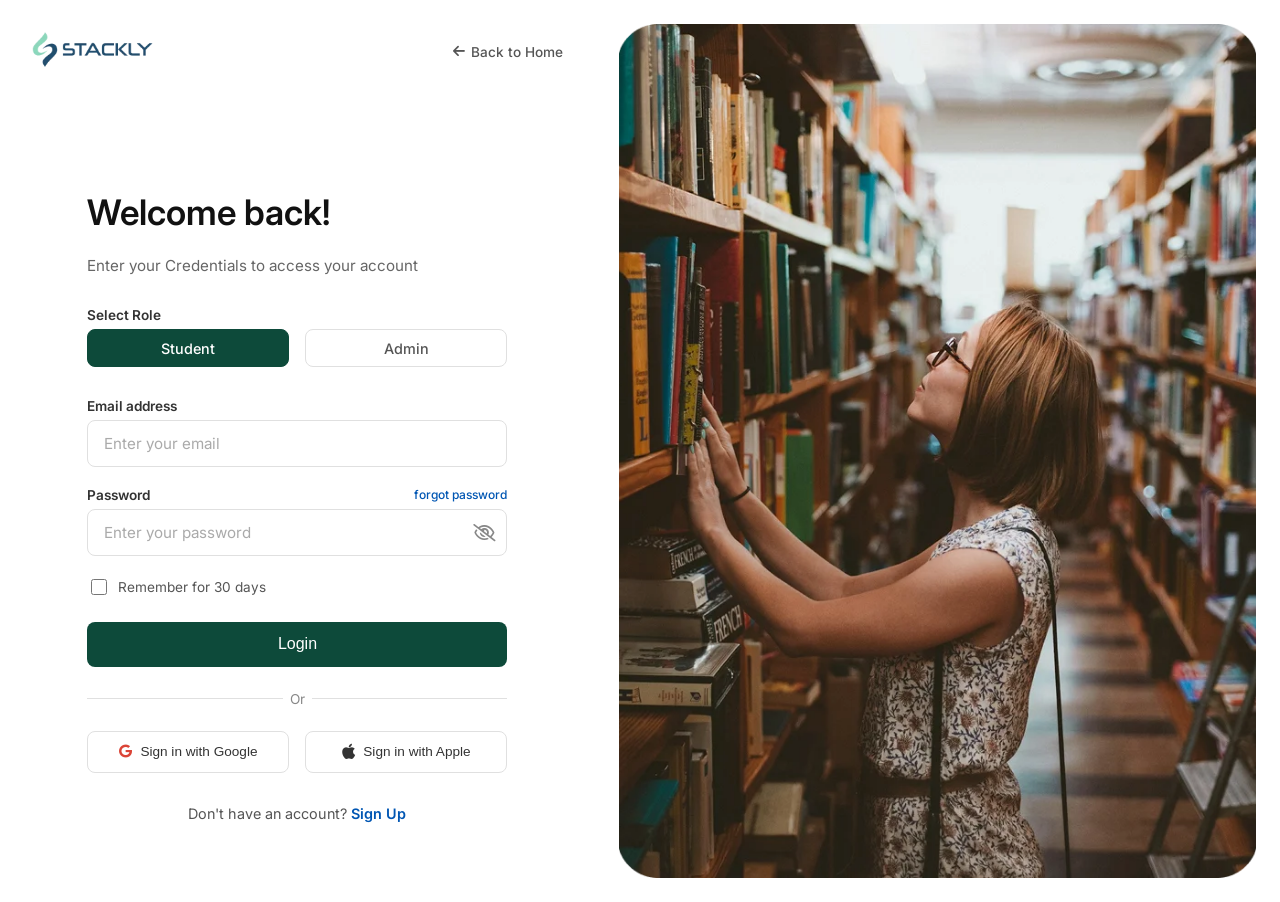
<file: admin-courses.html>
<!DOCTYPE html>
<html lang="en">
<head>
  <meta charset="UTF-8" />
  <meta name="viewport" content="width=device-width, initial-scale=1.0" />
  <title>Courses - Admin Dashboard</title>
  <link rel="stylesheet" href="css/style.css" />
  <link rel="stylesheet" href="css/dashboard.css" />
  <link rel="stylesheet" href="https://cdnjs.cloudflare.com/ajax/libs/font-awesome/6.6.0/css/all.min.css" />
</head>
<body>

  <div class="dashboard-layout">
    <!-- SIDEBAR -->
    <aside class="dashboard-sidebar" id="dashSidebar">
      <div class="sidebar-header">
        <a href="index.html" class="sidebar-logo"><img src="images/logo-stackly.webp" alt="Logo" /></a>
        <button class="sidebar-close" id="sidebarClose"><svg viewBox="0 0 24 24" fill="none" stroke="currentColor" stroke-width="2"><line x1="18" y1="6" x2="6" y2="18"/><line x1="6" y1="6" x2="18" y2="18"/></svg></button>
      </div>
      <div class="sidebar-user">
        <div class="sidebar-user-avatar" id="sbAvatar">U</div>
        <div>
          <div class="sidebar-user-role" id="sb-role">Admin</div>
          <div class="sidebar-user-email" id="sb-email"></div>
        </div>
      </div>
      <nav class="sidebar-nav">
        <div class="nav-label">Main</div>
        <a href="dashboard.html" class="sidebar-link"><svg viewBox="0 0 24 24" fill="none" stroke="currentColor" stroke-width="2"><path d="M3 9l9-7 9 7v11a2 2 0 01-2 2H5a2 2 0 01-2-2z"/><polyline points="9 22 9 12 15 12 15 22"/></svg> Dashboard</a>
        <a href="analytics.html" class="sidebar-link" data-role="admin-only"><svg viewBox="0 0 24 24" fill="none" stroke="currentColor" stroke-width="2"><line x1="18" y1="20" x2="18" y2="10"/><line x1="12" y1="20" x2="12" y2="4"/><line x1="6" y1="20" x2="6" y2="14"/></svg> Analytics</a>
        <a href="students.html" class="sidebar-link"><svg viewBox="0 0 24 24" fill="none" stroke="currentColor" stroke-width="2"><path d="M17 21v-2a4 4 0 00-4-4H5a4 4 0 00-4 4v2"/><circle cx="9" cy="7" r="4"/><path d="M23 21v-2a4 4 0 00-3-3.87"/><path d="M16 3.13a4 4 0 010 7.75"/></svg> Students</a>
        <div class="nav-label" style="margin-top:0.75rem;" data-role="admin-only">Administration</div>
        <a href="admin-courses.html" class="sidebar-link active" data-role="admin-only"><svg viewBox="0 0 24 24" fill="none" stroke="currentColor" stroke-width="2"><path d="M4 19.5A2.5 2.5 0 016.5 17H20"/><path d="M6.5 2H20v20H6.5A2.5 2.5 0 014 19.5v-15A2.5 2.5 0 016.5 2z"/></svg> Courses</a>
        <a href="enrollments.html" class="sidebar-link"><svg viewBox="0 0 24 24" fill="none" stroke="currentColor" stroke-width="2"><path d="M22 11.08V12a10 10 0 11-5.93-9.14"/><polyline points="22 4 12 14.01 9 11.01"/></svg> Enrollments</a>
      </nav>
      <div class="sidebar-footer">
        <button onclick="window.location.href='login.html'" class="sidebar-link" style="width:100%;color:var(--danger);justify-content:center;border:1px solid rgba(239,68,68,0.2);"><svg viewBox="0 0 24 24" fill="none" stroke="currentColor" stroke-width="2"><path d="M9 21H5a2 2 0 01-2-2V5a2 2 0 012-2h4"/><polyline points="16 17 21 12 16 7"/><line x1="21" y1="12" x2="9" y2="12"/></svg> Logout</button>
      </div>
    </aside>

    <!-- MAIN -->
    <main class="dashboard-main">
      <header class="dashboard-topbar">
        <div style="display:flex;align-items:center;gap:1rem;">
          <button class="mobile-menu-btn" id="mobileMenuBtn"><svg viewBox="0 0 24 24" fill="none" stroke="currentColor" stroke-width="2"><line x1="3" y1="12" x2="21" y2="12"/><line x1="3" y1="6" x2="21" y2="6"/><line x1="3" y1="18" x2="21" y2="18"/></svg></button>
          <h1 class="dashboard-title">Courses</h1>
        </div>
        <div class="topbar-right">
          <button onclick="window.location.href='404.html'" class="btn-primary" data-role="admin-only" style="font-size:0.82rem;padding:0.5rem 1rem;border-radius:var(--radius-sm);cursor:pointer;display:flex;align-items:center;gap:0.4rem;background:var(--warm);color:#fff;border:none;font-weight:600;"><svg width="14" height="14" viewBox="0 0 24 24" fill="none" stroke="currentColor" stroke-width="2"><line x1="12" y1="5" x2="12" y2="19"/><line x1="5" y1="12" x2="19" y2="12"/></svg> Add Course</button>
          <div class="topbar-avatar" id="topbarAvatar" onclick="window.location.href='404.html'" style="cursor:pointer;">U</div>
        </div>
      </header>

      <div class="dashboard-content">

        <!-- Summary -->
        <div class="dash-stats-grid">
          <div class="dash-stat-card">
            <div class="dash-stat-icon" style="background:var(--warm-bg);color:var(--warm);"><svg width="22" height="22" viewBox="0 0 24 24" fill="none" stroke="currentColor" stroke-width="2"><path d="M4 19.5A2.5 2.5 0 016.5 17H20"/><path d="M6.5 2H20v20H6.5A2.5 2.5 0 014 19.5v-15A2.5 2.5 0 016.5 2z"/></svg></div>
            <div class="dash-stat-info"><h4>Total Courses</h4><div class="val">48</div></div>
          </div>
          <div class="dash-stat-card">
            <div class="dash-stat-icon" style="background:var(--success-bg);color:var(--success);"><svg width="22" height="22" viewBox="0 0 24 24" fill="none" stroke="currentColor" stroke-width="2"><path d="M22 11.08V12a10 10 0 11-5.93-9.14"/><polyline points="22 4 12 14.01 9 11.01"/></svg></div>
            <div class="dash-stat-info"><h4>Published</h4><div class="val">43</div></div>
          </div>
          <div class="dash-stat-card">
            <div class="dash-stat-icon" style="background:var(--warning-bg);color:var(--warning);"><svg width="22" height="22" viewBox="0 0 24 24" fill="none" stroke="currentColor" stroke-width="2"><circle cx="12" cy="12" r="10"/><line x1="12" y1="8" x2="12" y2="12"/><line x1="12" y1="16" x2="12.01" y2="16"/></svg></div>
            <div class="dash-stat-info"><h4>Drafts</h4><div class="val">5</div></div>
          </div>
          <div class="dash-stat-card">
            <div class="dash-stat-icon" style="background:var(--info-bg);color:var(--info);"><svg width="22" height="22" viewBox="0 0 24 24" fill="none" stroke="currentColor" stroke-width="2"><rect x="3" y="3" width="7" height="7"/><rect x="14" y="3" width="7" height="7"/><rect x="14" y="14" width="7" height="7"/><rect x="3" y="14" width="7" height="7"/></svg></div>
            <div class="dash-stat-info"><h4>Categories</h4><div class="val">12</div></div>
          </div>
        </div>

        <!-- Filter -->
        <div class="filter-bar">
          <div class="search-input">
            <svg viewBox="0 0 24 24" fill="none" stroke="currentColor" stroke-width="2"><circle cx="11" cy="11" r="8"/><line x1="21" y1="21" x2="16.65" y2="16.65"/></svg>
            <input type="text" placeholder="Search courses..." onclick="window.location.href='404.html'" />
          </div>
          <select class="filter-select" onchange="window.location.href='404.html'">
            <option>All Categories</option>
            <option>Programming</option>
            <option>Design</option>
            <option>Marketing</option>
          </select>
          <select class="filter-select" onchange="window.location.href='404.html'">
            <option>All Status</option>
            <option>Published</option>
            <option>Draft</option>
          </select>
        </div>

        <!-- Course Cards Grid -->
        <div class="ds-grid">
          <div class="ds-card">
            <div class="ds-card-header">
              <span class="status-badge status-active">Published</span>
              <button onclick="window.location.href='404.html'" style="border:none;background:none;color:var(--text-faint);cursor:pointer;"><svg width="16" height="16" viewBox="0 0 24 24" fill="none" stroke="currentColor" stroke-width="2"><circle cx="12" cy="12" r="1"/><circle cx="12" cy="5" r="1"/><circle cx="12" cy="19" r="1"/></svg></button>
            </div>
            <h4>Advanced Web Development</h4>
            <p>Master modern web technologies including React, Node.js, and cloud deployment.</p>
            <div class="ds-card-stats">
              <div class="ds-card-stat"><div class="val">312</div><div class="lbl">Enrolled</div></div>
              <div class="ds-card-stat"><div class="val">$149</div><div class="lbl">Price</div></div>
              <div class="ds-card-stat"><div class="val">4.8★</div><div class="lbl">Rating</div></div>
            </div>
          </div>
          <div class="ds-card">
            <div class="ds-card-header">
              <span class="status-badge status-active">Published</span>
              <button onclick="window.location.href='404.html'" style="border:none;background:none;color:var(--text-faint);cursor:pointer;"><svg width="16" height="16" viewBox="0 0 24 24" fill="none" stroke="currentColor" stroke-width="2"><circle cx="12" cy="12" r="1"/><circle cx="12" cy="5" r="1"/><circle cx="12" cy="19" r="1"/></svg></button>
            </div>
            <h4>UI/UX Design Masterclass</h4>
            <p>Learn design thinking, Figma, prototyping, and user research methodologies.</p>
            <div class="ds-card-stats">
              <div class="ds-card-stat"><div class="val">284</div><div class="lbl">Enrolled</div></div>
              <div class="ds-card-stat"><div class="val">$99</div><div class="lbl">Price</div></div>
              <div class="ds-card-stat"><div class="val">4.9★</div><div class="lbl">Rating</div></div>
            </div>
          </div>
          <div class="ds-card">
            <div class="ds-card-header">
              <span class="status-badge status-active">Published</span>
              <button onclick="window.location.href='404.html'" style="border:none;background:none;color:var(--text-faint);cursor:pointer;"><svg width="16" height="16" viewBox="0 0 24 24" fill="none" stroke="currentColor" stroke-width="2"><circle cx="12" cy="12" r="1"/><circle cx="12" cy="5" r="1"/><circle cx="12" cy="19" r="1"/></svg></button>
            </div>
            <h4>Data Science Fundamentals</h4>
            <p>Python, Pandas, machine learning basics, and data visualization techniques.</p>
            <div class="ds-card-stats">
              <div class="ds-card-stat"><div class="val">256</div><div class="lbl">Enrolled</div></div>
              <div class="ds-card-stat"><div class="val">$129</div><div class="lbl">Price</div></div>
              <div class="ds-card-stat"><div class="val">4.7★</div><div class="lbl">Rating</div></div>
            </div>
          </div>
          <div class="ds-card">
            <div class="ds-card-header">
              <span class="status-badge status-pending">Draft</span>
              <button onclick="window.location.href='404.html'" style="border:none;background:none;color:var(--text-faint);cursor:pointer;"><svg width="16" height="16" viewBox="0 0 24 24" fill="none" stroke="currentColor" stroke-width="2"><circle cx="12" cy="12" r="1"/><circle cx="12" cy="5" r="1"/><circle cx="12" cy="19" r="1"/></svg></button>
            </div>
            <h4>Digital Marketing Pro</h4>
            <p>SEO, social media marketing, Google Ads, and content strategy.</p>
            <div class="ds-card-stats">
              <div class="ds-card-stat"><div class="val">198</div><div class="lbl">Enrolled</div></div>
              <div class="ds-card-stat"><div class="val">$79</div><div class="lbl">Price</div></div>
              <div class="ds-card-stat"><div class="val">4.6★</div><div class="lbl">Rating</div></div>
            </div>
          </div>
          <div class="ds-card">
            <div class="ds-card-header">
              <span class="status-badge status-new">New</span>
              <button onclick="window.location.href='404.html'" style="border:none;background:none;color:var(--text-faint);cursor:pointer;"><svg width="16" height="16" viewBox="0 0 24 24" fill="none" stroke="currentColor" stroke-width="2"><circle cx="12" cy="12" r="1"/><circle cx="12" cy="5" r="1"/><circle cx="12" cy="19" r="1"/></svg></button>
            </div>
            <h4>React Development</h4>
            <p>Build modern React applications with hooks, state management, and Next.js.</p>
            <div class="ds-card-stats">
              <div class="ds-card-stat"><div class="val">176</div><div class="lbl">Enrolled</div></div>
              <div class="ds-card-stat"><div class="val">$119</div><div class="lbl">Price</div></div>
              <div class="ds-card-stat"><div class="val">4.5★</div><div class="lbl">Rating</div></div>
            </div>
          </div>
          <div class="ds-card">
            <div class="ds-card-header">
              <span class="status-badge status-active">Published</span>
              <button onclick="window.location.href='404.html'" style="border:none;background:none;color:var(--text-faint);cursor:pointer;"><svg width="16" height="16" viewBox="0 0 24 24" fill="none" stroke="currentColor" stroke-width="2"><circle cx="12" cy="12" r="1"/><circle cx="12" cy="5" r="1"/><circle cx="12" cy="19" r="1"/></svg></button>
            </div>
            <h4>Business Analytics</h4>
            <p>Excel, SQL, Tableau, and business intelligence for decision-making.</p>
            <div class="ds-card-stats">
              <div class="ds-card-stat"><div class="val">145</div><div class="lbl">Enrolled</div></div>
              <div class="ds-card-stat"><div class="val">$89</div><div class="lbl">Price</div></div>
              <div class="ds-card-stat"><div class="val">4.4★</div><div class="lbl">Rating</div></div>
            </div>
          </div>
        </div>

      </div>
    </main>
  </div>

  <div id="toast-container" aria-live="polite"></div>
  <script src="js/auth.js"></script>
  <script src="js/main.js"></script>
  <script>
    if (authProtectRoute('admin')) { }
    const menuBtn = document.getElementById('mobileMenuBtn');
    const sidebar = document.getElementById('dashSidebar');
    const closeBtn = document.getElementById('sidebarClose');
    if (menuBtn) menuBtn.addEventListener('click', () => sidebar.classList.add('open'));
    if (closeBtn) closeBtn.addEventListener('click', () => sidebar.classList.remove('open'));
  </script>
</body>
</html>
</file>
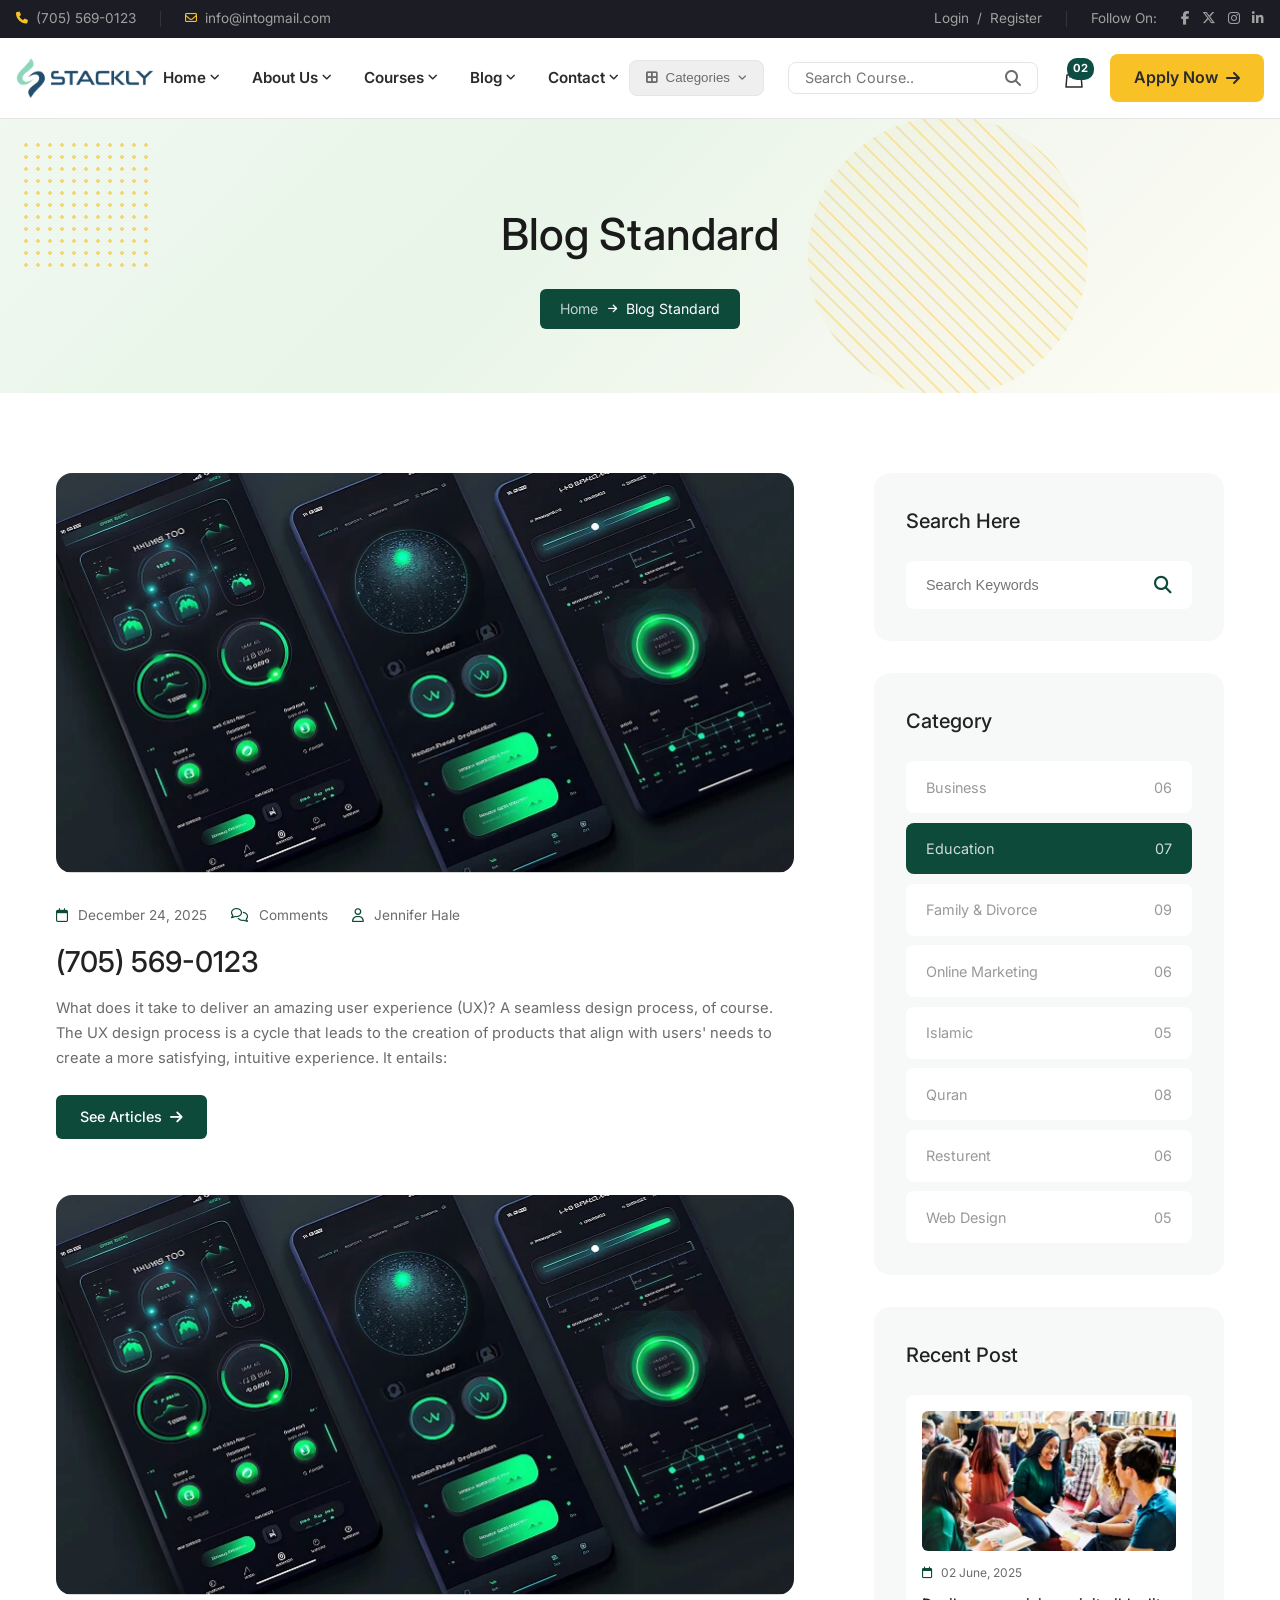
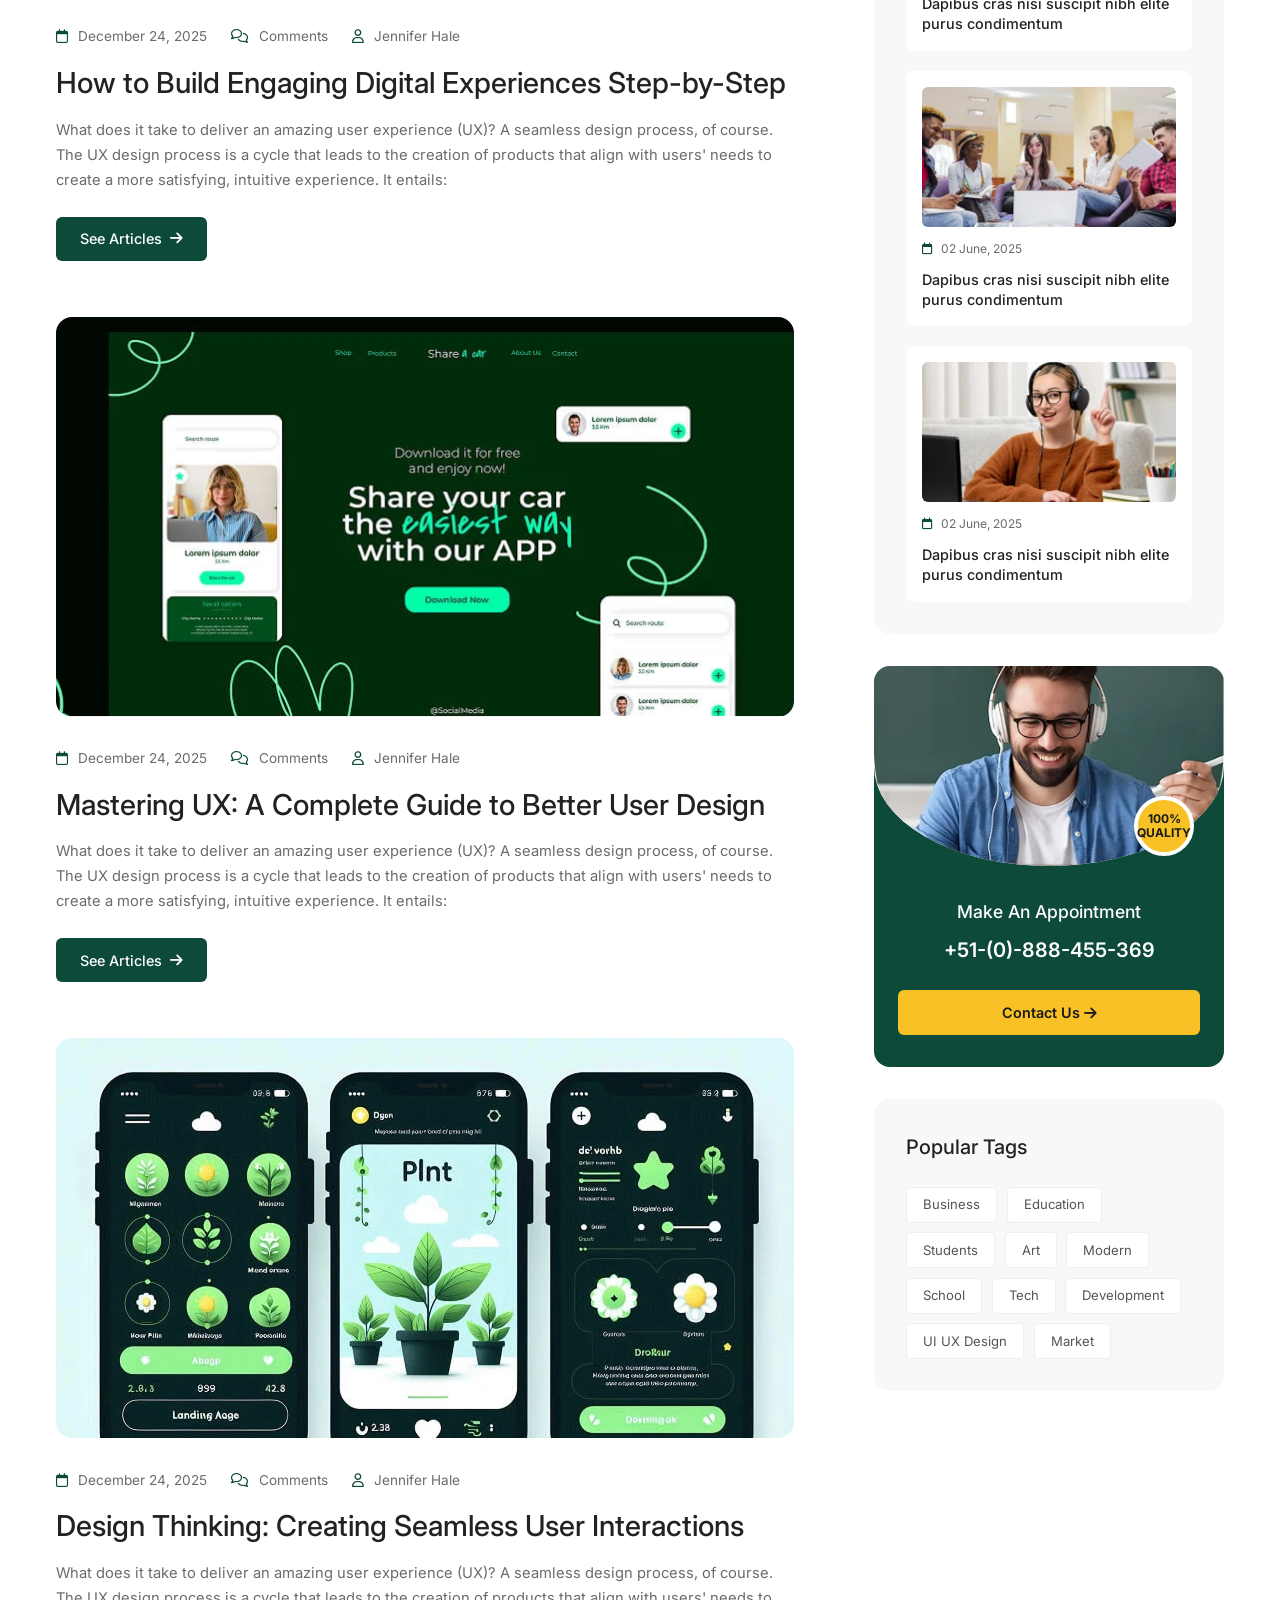
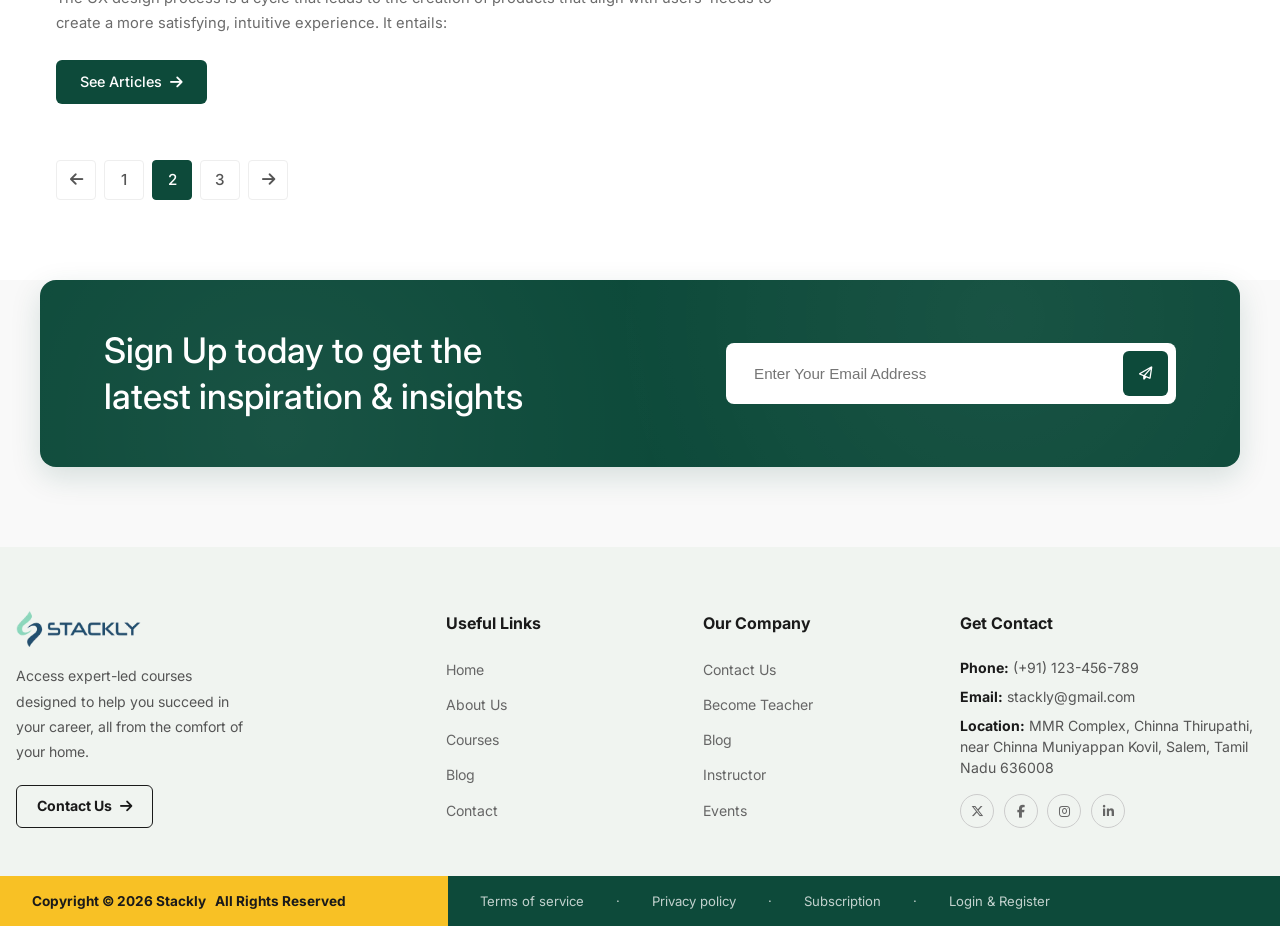
<file: blog.html>
<!DOCTYPE html>
<html lang="en">
<head>
  <meta charset="UTF-8" />
  <meta name="viewport" content="width=device-width, initial-scale=1.0" />
  <title>Blog - Stackly Online Education</title>
  <meta name="description" content="Read the latest insights, tips, and updates from Stackly on education, tech skills, and career growth." />
  <link rel="stylesheet" href="css/style.css" />
  <link rel="stylesheet" href="css/footer.css" />
  <link rel="stylesheet" href="css/blog.css" />
  <link rel="stylesheet" href="https://cdnjs.cloudflare.com/ajax/libs/font-awesome/6.6.0/css/all.min.css" />
  <link href="https://fonts.googleapis.com/css2?family=Inter:wght@300;400;500;600;700&display=swap" rel="stylesheet"/>
</head>
<body>

  <!-- ===== TOPBAR ===== -->
  <div class="header-wrapper">
  <div class="topbar">
    <div class="container">
      <div class="topbar-left">
        <div class="topbar-item yellow">
          <i class="fa-solid fa-phone fa-sm"></i>
          <span style="color:var(--topbar-text)">(705) 569-0123</span>
        </div>
        <div class="topbar-divider"></div>
        <div class="topbar-item yellow">
          <i class="fa-regular fa-envelope fa-sm"></i>
          <span style="color:var(--topbar-text)">info@intogmail.com</span>
        </div>
      </div>
      <div class="topbar-right">
        <div class="topbar-item" id="topbar-auth">
          <a href="login.html">Login</a> / <a href="signup.html">Register</a>
        </div>
        <div class="topbar-divider"></div>
        <span>Follow On:</span>
        <div class="topbar-social">
          <a href="404.html"><i class="fa-brands fa-facebook-f"></i></a>
          <a href="404.html"><i class="fa-brands fa-x-twitter"></i></a>
          <a href="404.html"><i class="fa-brands fa-instagram"></i></a>
          <a href="404.html"><i class="fa-brands fa-linkedin-in"></i></a>
        </div>
      </div>
    </div>
  </div>

  <!-- ===== MAIN HEADER ===== -->
  <header class="main-header" id="mainHeader">
    <div class="container">
      <a href="index.html" class="logo">
        <img src="images/logo-stackly.webp" alt="Stackly Logo" />
      </a>
      <ul class="nav-menu" id="navMenu">
        <li><a href="index.html">Home <i class="fa-solid fa-angle-down fa-xs"></i></a></li>
        <li><a href="about.html">About Us <i class="fa-solid fa-angle-down fa-xs"></i></a></li>
        <li><a href="courses-public.html">Courses <i class="fa-solid fa-angle-down fa-xs"></i></a></li>
        <li><a href="blog.html" class="nav-active">Blog <i class="fa-solid fa-angle-down fa-xs"></i></a></li>
        <li><a href="contact.html">Contact <i class="fa-solid fa-angle-down fa-xs"></i></a></li>
      </ul>
      <div class="header-actions">
        <button class="categories-btn" onclick="window.location.href=\'404.html\'">
          <i class="fa-solid fa-border-all"></i> Categories <i class="fa-solid fa-angle-down fa-xs"></i>
        </button>
        <div class="header-search">
          <input type="text" placeholder="Search Course.." />
          <i class="fa-solid fa-magnifying-glass" onclick="window.location.href='404.html'" style="cursor:pointer;"></i>
        </div>
        <div class="cart-icon" onclick="window.location.href='404.html'" style="cursor: pointer;">
          <svg fill="none" stroke="currentColor" viewBox="0 0 24 24"><path stroke-linecap="round" stroke-linejoin="round" stroke-width="1.5" d="M16 11V7a4 4 0 00-8 0v4M5 9h14l1 12H4L5 9z"/></svg>
          <span class="cart-badge">02</span>
        </div>
        <a href="signup.html" class="btn-primary">Apply Now <i class="fa-solid fa-arrow-right"></i></a>
      
        <button class="mobile-menu-toggle" id="mobileToggle" aria-label="Open Menu">
        <i class="fa-solid fa-bars"></i>
      </button>
      </div>
    </div>
    <nav class="mobile-nav" id="mobileNav">
      <a href="index.html">Home</a>
      <a href="about.html">About Us</a>
      <a href="courses-public.html">Courses</a>
      <a href="blog.html">Blog</a>
      <a href="contact.html">Contact</a>
      <a href="signup.html" class="btn-primary" style="text-align:center; justify-content:center;">Apply Now</a>
    </nav>
  </header>
</div>

  <!-- ===== PAGE HERO BANNER ===== -->
  <section class="page-hero-banner">
    <!-- Decorative dots top-left -->
    <div class="page-hero-dots-tl"></div>
    <!-- Decorative stripes top-right -->
    <div class="page-hero-stripes-tr"></div>

    <div class="container page-hero-inner">
      <h1 class="page-hero-title">Blog Standard</h1>
      <div class="page-hero-breadcrumb">
        <a href="index.html">Home</a>
        <i class="fa-solid fa-arrow-right fa-xs"></i>
        <span>Blog Standard</span>
      </div>
    </div>
  </section>

  <!-- ===== BLOG MAIN CONTENT ===== -->
  <section class="blog-content-section">
    <div class="container blog-layout">
      <!-- LEFT MAIN CONTENT -->
      <div class="blog-main">
        
        <!-- New Post from Figma -->
        <article class="blog-post-card">
          <img src="images/blog1.webp" alt="App UI Design" class="blog-post-img" />
          <div class="blog-post-meta">
            <span><i class="fa-regular fa-calendar"></i> December 24, 2025</span>
            <span><i class="fa-regular fa-comments"></i> Comments</span>
            <span><i class="fa-regular fa-user"></i> Jennifer Hale</span>
          </div>
          <h2 class="blog-post-title">(705) 569-0123</h2>
          <p class="blog-post-desc">
            What does it take to deliver an amazing user experience (UX)? A seamless design process, of course. The UX design process is a cycle that leads to the creation of products that align with users' needs to create a more satisfying, intuitive experience. It entails:
          </p>
          <a href="404.html" class="btn-see-articles">See Articles <i class="fa-solid fa-arrow-right"></i></a>
        </article>

        <!-- Post 1 -->
        <article class="blog-post-card">
          <img src="images/blog1.webp" alt="Blog Post Image" class="blog-post-img" />
          <div class="blog-post-meta">
            <span><i class="fa-regular fa-calendar"></i> December 24, 2025</span>
            <span><i class="fa-regular fa-comments"></i> Comments</span>
            <span><i class="fa-regular fa-user"></i> Jennifer Hale</span>
          </div>
          <h2 class="blog-post-title">How to Build Engaging Digital Experiences Step-by-Step</h2>
          <p class="blog-post-desc">
            What does it take to deliver an amazing user experience (UX)? A seamless design process, of course. The UX design process is a cycle that leads to the creation of products that align with users' needs to create a more satisfying, intuitive experience. It entails:
          </p>
          <a href="404.html" class="btn-see-articles">See Articles <i class="fa-solid fa-arrow-right"></i></a>
        </article>

        <!-- Post 2 -->
        <article class="blog-post-card">
          <img src="images/blog2.webp" alt="Blog Post Image" class="blog-post-img" />
          <div class="blog-post-meta">
            <span><i class="fa-regular fa-calendar"></i> December 24, 2025</span>
            <span><i class="fa-regular fa-comments"></i> Comments</span>
            <span><i class="fa-regular fa-user"></i> Jennifer Hale</span>
          </div>
          <h2 class="blog-post-title">Mastering UX: A Complete Guide to Better User Design</h2>
          <p class="blog-post-desc">
            What does it take to deliver an amazing user experience (UX)? A seamless design process, of course. The UX design process is a cycle that leads to the creation of products that align with users' needs to create a more satisfying, intuitive experience. It entails:
          </p>
          <a href="404.html" class="btn-see-articles">See Articles <i class="fa-solid fa-arrow-right"></i></a>
        </article>

        <!-- Post 3 -->
        <article class="blog-post-card">
          <img src="images/blog3.webp" alt="Blog Post Image" class="blog-post-img" />
          <div class="blog-post-meta">
            <span><i class="fa-regular fa-calendar"></i> December 24, 2025</span>
            <span><i class="fa-regular fa-comments"></i> Comments</span>
            <span><i class="fa-regular fa-user"></i> Jennifer Hale</span>
          </div>
          <h2 class="blog-post-title">Design Thinking: Creating Seamless User Interactions</h2>
          <p class="blog-post-desc">
            What does it take to deliver an amazing user experience (UX)? A seamless design process, of course. The UX design process is a cycle that leads to the creation of products that align with users' needs to create a more satisfying, intuitive experience. It entails:
          </p>
          <a href="404.html" class="btn-see-articles">See Articles <i class="fa-solid fa-arrow-right"></i></a>
        </article>

        <!-- Pagination -->
        <div class="blog-pagination">
          <a href="404.html" class="page-num"><i class="fa-solid fa-arrow-left"></i></a>
          <a href="404.html" class="page-num">1</a>
          <a href="404.html" class="page-num active">2</a>
          <a href="404.html" class="page-num">3</a>
          <a href="404.html" class="page-num"><i class="fa-solid fa-arrow-right"></i></a>
        </div>
      </div>

      <!-- RIGHT SIDEBAR -->
      <aside class="blog-sidebar">
        
        <!-- Search -->
        <div class="sidebar-widget">
          <h3 class="sidebar-title">Search Here</h3>
          <div class="search-form">
            <input type="text" placeholder="Search Keywords" />
            <button type="button" onclick="window.location.href='404.html'"><i class="fa-solid fa-magnifying-glass"></i></button>
          </div>
        </div>

        <!-- Category -->
        <div class="sidebar-widget">
          <h3 class="sidebar-title">Category</h3>
          <div class="category-list">
            <a href="404.html" class="category-item"><span>Business</span><span>06</span></a>
            <a href="404.html" class="category-item active"><span>Education</span><span>07</span></a>
            <a href="404.html" class="category-item"><span>Family & Divorce</span><span>09</span></a>
            <a href="404.html" class="category-item"><span>Online Marketing</span><span>06</span></a>
            <a href="404.html" class="category-item"><span>Islamic</span><span>05</span></a>
            <a href="404.html" class="category-item"><span>Quran</span><span>08</span></a>
            <a href="404.html" class="category-item"><span>Resturent</span><span>06</span></a>
            <a href="404.html" class="category-item"><span>Web Design</span><span>05</span></a>
          </div>
        </div>

        <!-- Recent Post -->
        <div class="sidebar-widget">
          <h3 class="sidebar-title">Recent Post</h3>
          <div class="recent-post-list">
            <a href="404.html" class="recent-post-item" style="text-decoration:none;">
              <img src="images/recentpost1.webp" alt="Recent Post" class="recent-post-img" />
              <div class="recent-post-date"><i class="fa-regular fa-calendar"></i> 02 June, 2025</div>
              <h4 class="recent-post-title">Dapibus cras nisi suscipit nibh elite purus condimentum</h4>
            </a>
            <a href="404.html" class="recent-post-item" style="text-decoration:none;">
              <img src="images/recentpost2.webp" alt="Recent Post" class="recent-post-img" />
              <div class="recent-post-date"><i class="fa-regular fa-calendar"></i> 02 June, 2025</div>
              <h4 class="recent-post-title">Dapibus cras nisi suscipit nibh elite purus condimentum</h4>
            </a>
            <a href="404.html" class="recent-post-item" style="text-decoration:none;">
              <img src="images/recentpost3.webp" alt="Recent Post" class="recent-post-img" />
              <div class="recent-post-date"><i class="fa-regular fa-calendar"></i> 02 June, 2025</div>
              <h4 class="recent-post-title">Dapibus cras nisi suscipit nibh elite purus condimentum</h4>
            </a>
          </div>
        </div>

        <!-- Make an Appointment -->
        <div class="sidebar-widget appointment-widget">
          <div class="appointment-img-wrap">
            <img src="images/appointnmentperson.webp" alt="Appointment" />
            <div class="quality-badge">100%<br/>QUALITY</div>
          </div>
          <div class="appointment-content">
            <h3>Make An Appointment</h3>
            <div class="phone">+51-(0)-888-455-369</div>
            <a href="contact.html" class="btn-contact-us">Contact Us <i class="fa-solid fa-arrow-right"></i></a>
          </div>
        </div>

        <!-- Popular Tags -->
        <div class="sidebar-widget">
          <h3 class="sidebar-title">Popular Tags</h3>
          <div class="tags-list">
            <a href="404.html" class="tag-item">Business</a>
            <a href="404.html" class="tag-item">Education</a>
            <a href="404.html" class="tag-item">Students</a>
            <a href="404.html" class="tag-item">Art</a>
            <a href="404.html" class="tag-item">Modern</a>
            <a href="404.html" class="tag-item">School</a>
            <a href="404.html" class="tag-item">Tech</a>
            <a href="404.html" class="tag-item">Development</a>
            <a href="404.html" class="tag-item">UI UX Design</a>
            <a href="404.html" class="tag-item">Market</a>
          </div>
        </div>

      </aside>
    </div>
  </section>

  <!-- ===== NEWSLETTER BANNER ===== -->
  <div class="container">
    <div class="newsletter-banner">
      <div class="newsletter-text">
        <h2>Sign Up today to get the<br/>latest inspiration &amp; insights</h2>
      </div>
      <form class="newsletter-form" id="newsletterForm">
        <div class="newsletter-form-inner">
          <input type="email" id="newsletterEmail" placeholder="Enter Your Email Address" required />
          <button type="submit" class="newsletter-btn" aria-label="Subscribe">
            <i class="fa-regular fa-paper-plane"></i>
          </button>
        </div>
      </form>
    </div>
  </div>

  <!-- ===== GLOBAL FOOTER ===== -->
  <footer class="site-footer">
    <div class="footer-top">
      <div class="footer-brand-col">
        <a href="index.html" class="footer-logo"><img src="images/logo-stackly.webp" alt="Stackly" /></a>
        <p>Access expert-led courses designed to help you succeed in your career, all from the comfort of your home.</p>
        <a href="contact.html" class="footer-contact-btn">Contact Us <i class="fa-solid fa-arrow-right"></i></a>
      </div>
      <div class="footer-col">
        <h4>Useful Links</h4>
        <ul>
          <li><a href="index.html">Home</a></li>
          <li><a href="about.html">About Us</a></li>
          <li><a href="courses-public.html">Courses</a></li>
          <li><a href="blog.html">Blog</a></li>
          <li><a href="contact.html">Contact</a></li>
        </ul>
      </div>
      <div class="footer-col">
        <h4>Our Company</h4>
        <ul>
          <li><a href="contact.html">Contact Us</a></li>
          <li><a href="signup.html">Become Teacher</a></li>
          <li><a href="blog.html">Blog</a></li>
          <li><a href="about.html">Instructor</a></li>
          <li><a href="about.html">Events</a></li>
        </ul>
      </div>
      <div class="footer-contact-col">
        <h4>Get Contact</h4>
        <p class="footer-contact-item"><strong>Phone:</strong> (+91) 123-456-789</p>
        <p class="footer-contact-item"><strong>Email:</strong> stackly@gmail.com</p>
        <p class="footer-contact-item"><strong>Location:</strong> MMR Complex, Chinna Thirupathi, near Chinna Muniyappan Kovil, Salem, Tamil Nadu 636008</p>
        <div class="footer-social-icons">
          <a href="404.html"><i class="fa-brands fa-x-twitter"></i></a>
          <a href="404.html"><i class="fa-brands fa-facebook-f"></i></a>
          <a href="404.html"><i class="fa-brands fa-instagram"></i></a>
          <a href="404.html"><i class="fa-brands fa-linkedin-in"></i></a>
        </div>
      </div>
    </div>
    <div class="footer-bottom-bar">
      <div class="footer-bottom-left">Copyright &copy; 2026 Stackly &nbsp; All Rights Reserved</div>
      <div class="footer-bottom-right">
        <a href="404.html">Terms of service</a><span>&#183;</span>
        <a href="404.html">Privacy policy</a><span>&#183;</span>
        <a href="404.html">Subscription</a><span>&#183;</span>
        <a href="login.html">Login &amp; Register</a>
      </div>
    </div>
  </footer>

  <div id="toast-container"></div>

  <script src="js/auth.js"></script>
  <script src="js/main.js"></script>
  <script>
    // Mobile toggle
    document.getElementById('mobileToggle').addEventListener('click', () => {
      document.getElementById('mobileNav').classList.toggle('open');
    });

    // Sticky header
    window.addEventListener('scroll', () => {
      document.getElementById('mainHeader').classList.toggle('scrolled', window.scrollY > 60);
    });

    // Auth update
    if (typeof authIsLoggedIn === 'function' && authIsLoggedIn()) {
      const authEl = document.getElementById('topbar-auth');
      if (authEl) authEl.innerHTML = `<a href="dashboard.html" style="color:var(--yellow);">Dashboard</a> | <a href="login.html" onclick="authLogout()">Logout</a>`;
    }

    // Newsletter subscription
    const newsletterForm = document.getElementById('newsletterForm');
    if (newsletterForm) {
      newsletterForm.addEventListener('submit', function(e) {
        e.preventDefault();
        const emailInput = document.getElementById('newsletterEmail');
        if (emailInput && emailInput.value) {
          if (typeof showToast === 'function') {
            showToast('Successfully subscribed! Welcome to Stackly.', 'success');
          }
          emailInput.value = '';
        }
      });
    }
  </script>
</body>
</html>
</file>
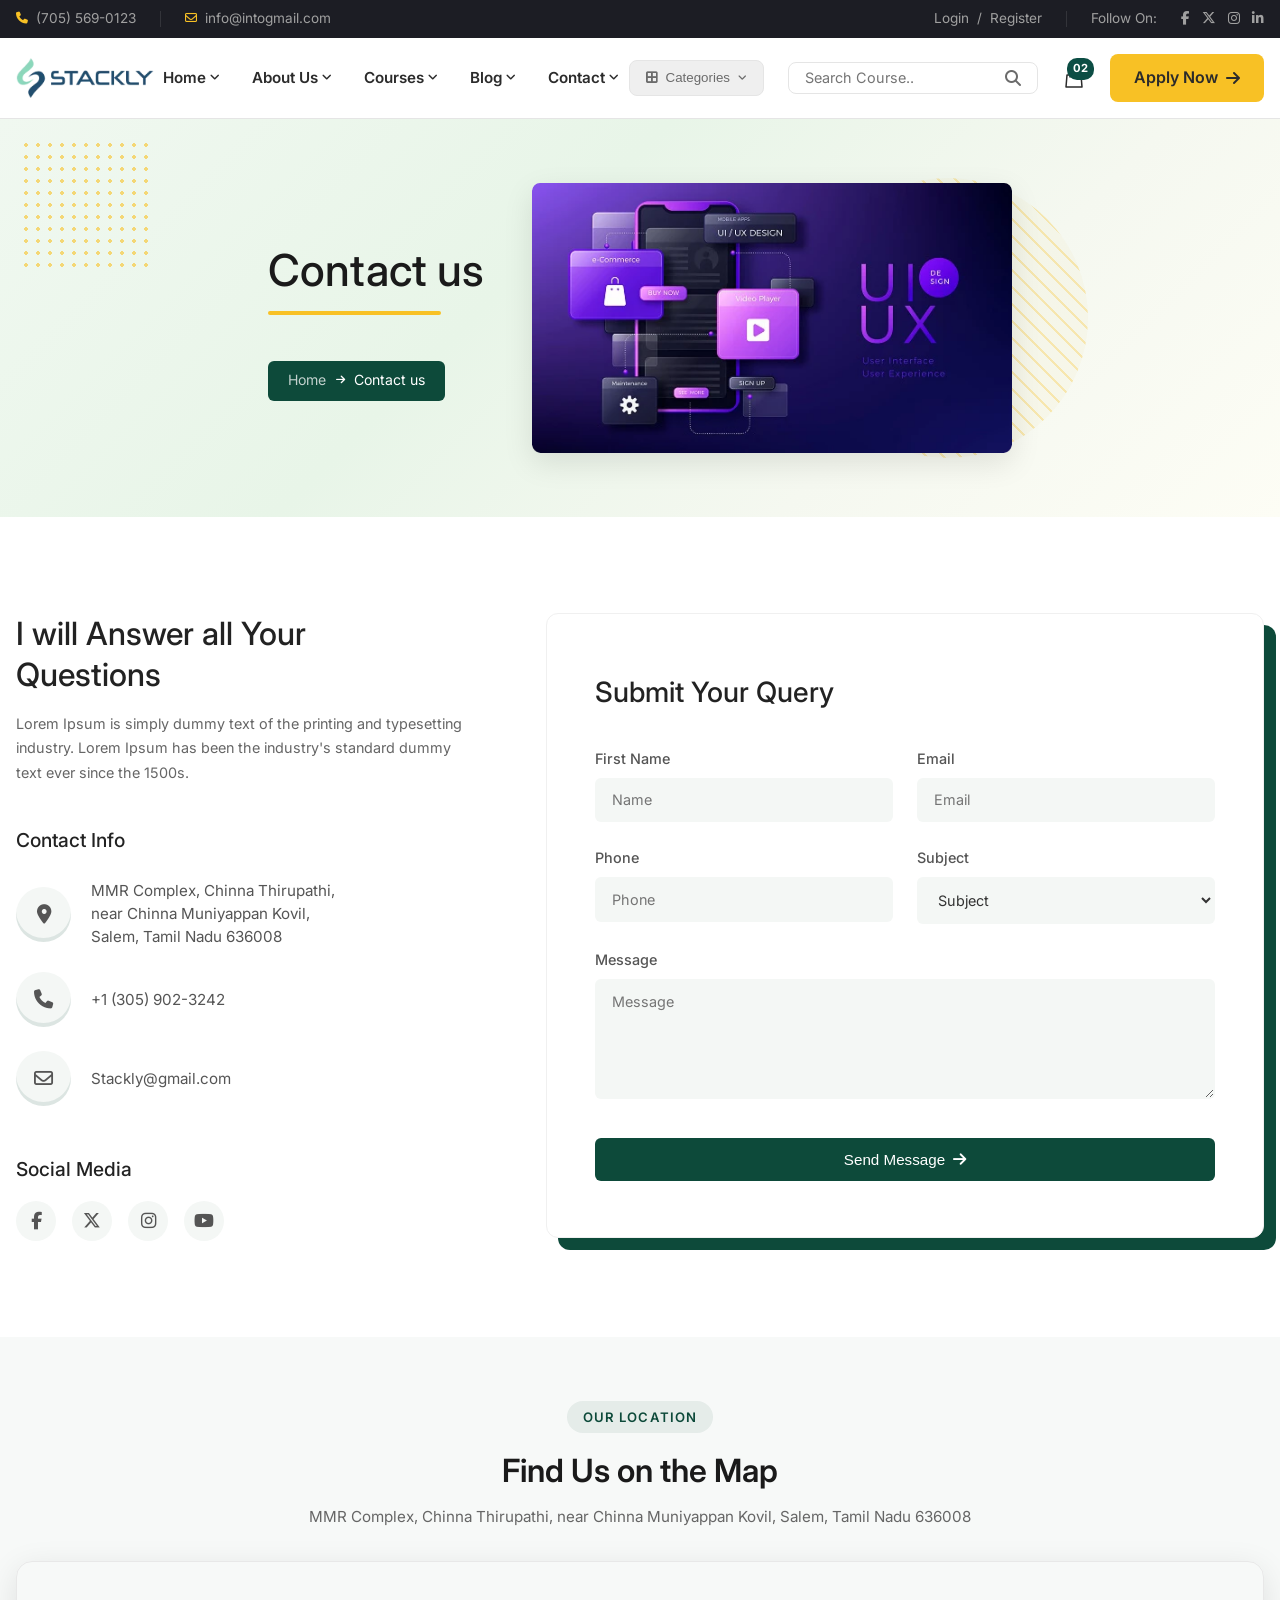
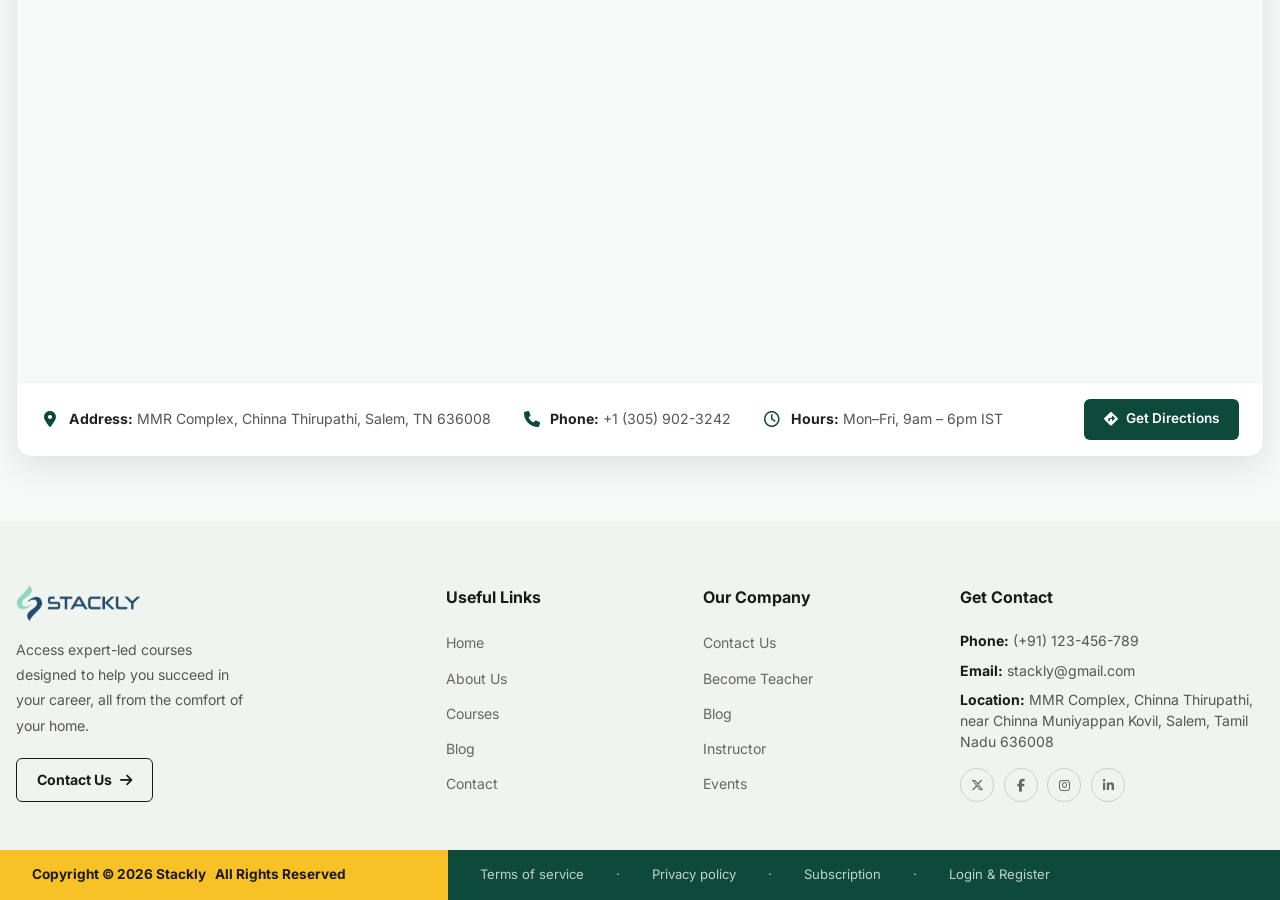
<file: contact.html>
<!DOCTYPE html>
<html lang="en">
<head>
  <meta charset="UTF-8" />
  <meta name="viewport" content="width=device-width, initial-scale=1.0" />
  <title>Contact Us - Stackly Online Education</title>
  <meta name="description" content="Contact Stackly for any inquiries or support." />
  <link rel="stylesheet" href="css/style.css" />
  <link rel="stylesheet" href="css/footer.css" />
  <link rel="stylesheet" href="css/contact.css" />
  <link rel="stylesheet" href="https://cdnjs.cloudflare.com/ajax/libs/font-awesome/6.6.0/css/all.min.css" />
  <link href="https://fonts.googleapis.com/css2?family=Inter:wght@300;400;500;600;700&display=swap" rel="stylesheet"/>
  <style>
    /* ===== GOOGLE MAPS SECTION ===== */
    .map-section {
      padding: 4rem 0;
      background: #f7f9f8;
    }
    .map-section-header {
      text-align: center;
      margin-bottom: 2rem;
    }
    .map-section-header .section-tag {
      display: inline-block;
      background: rgba(13,74,58,0.08);
      color: #0d4a3a;
      font-size: 0.82rem;
      font-weight: 600;
      letter-spacing: 0.08em;
      text-transform: uppercase;
      padding: 0.35rem 1rem;
      border-radius: 20px;
      margin-bottom: 0.75rem;
    }
    .map-section-header h2 {
      font-size: clamp(1.5rem, 3vw, 2rem);
      font-weight: 600;
      color: #1a1a1a;
      margin-bottom: 0.5rem;
    }
    .map-section-header p {
      font-size: 0.95rem;
      color: #666;
    }
    .map-wrapper {
      position: relative;
      width: 100%;
      border-radius: 16px;
      overflow: hidden;
      box-shadow: 0 8px 32px rgba(0,0,0,0.1);
      border: 1px solid #e8e8e8;
    }
    /* Responsive 16:5 aspect ratio for the map */
    .map-wrapper iframe {
      display: block;
      width: 100%;
      height: 420px;
      border: none;
    }
    .map-info-bar {
      background: #fff;
      border-top: 1px solid #eee;
      padding: 1rem 1.5rem;
      display: flex;
      align-items: center;
      gap: 2rem;
      flex-wrap: wrap;
    }
    .map-info-item {
      display: flex;
      align-items: center;
      gap: 0.6rem;
      font-size: 0.88rem;
      color: #555;
    }
    .map-info-item i {
      color: #0d4a3a;
      font-size: 1rem;
      width: 18px;
      text-align: center;
    }
    .map-info-item strong {
      color: #222;
    }
    .map-directions-btn {
      margin-left: auto;
      display: inline-flex;
      align-items: center;
      gap: 0.5rem;
      background: #0d4a3a;
      color: #fff;
      font-size: 0.85rem;
      font-weight: 600;
      padding: 0.6rem 1.25rem;
      border-radius: 6px;
      text-decoration: none;
      transition: background 0.2s;
      white-space: nowrap;
    }
    .map-directions-btn:hover { background: #083025; color: #fff; }
    @media (max-width: 768px) {
      .map-section { padding: 2.5rem 0; }
      .map-wrapper iframe { height: 280px; }
      .map-info-bar { flex-direction: column; align-items: flex-start; gap: 0.75rem; padding: 1rem; }
      .map-directions-btn { margin-left: 0; width: 100%; justify-content: center; }
    }
    @media (max-width: 480px) {
      .map-wrapper iframe { height: 220px; }
      .map-section-header h2 { font-size: 1.4rem; }
    }
  </style>
</head>
<body>

  <!-- ===== TOPBAR ===== -->
  <div class="header-wrapper">
  <div class="topbar">
    <div class="container">
      <div class="topbar-left">
        <div class="topbar-item yellow">
          <i class="fa-solid fa-phone fa-sm"></i>
          <span style="color:var(--topbar-text)">(705) 569-0123</span>
        </div>
        <div class="topbar-divider"></div>
        <div class="topbar-item yellow">
          <i class="fa-regular fa-envelope fa-sm"></i>
          <span style="color:var(--topbar-text)">info@intogmail.com</span>
        </div>
      </div>
      <div class="topbar-right">
        <div class="topbar-item" id="topbar-auth">
          <a href="login.html">Login</a> / <a href="signup.html">Register</a>
        </div>
        <div class="topbar-divider"></div>
        <span>Follow On:</span>
        <div class="topbar-social">
          <a href="404.html"><i class="fa-brands fa-facebook-f"></i></a>
          <a href="404.html"><i class="fa-brands fa-x-twitter"></i></a>
          <a href="404.html"><i class="fa-brands fa-instagram"></i></a>
          <a href="404.html"><i class="fa-brands fa-linkedin-in"></i></a>
        </div>
      </div>
    </div>
  </div>

  <!-- ===== MAIN HEADER ===== -->
  <header class="main-header" id="mainHeader">
    <div class="container">
      <a href="index.html" class="logo">
        <img src="images/logo-stackly.webp" alt="Stackly Logo" />
      </a>
      <ul class="nav-menu" id="navMenu">
        <li><a href="index.html">Home <i class="fa-solid fa-angle-down fa-xs"></i></a></li>
        <li><a href="about.html">About Us <i class="fa-solid fa-angle-down fa-xs"></i></a></li>
        <li><a href="courses-public.html">Courses <i class="fa-solid fa-angle-down fa-xs"></i></a></li>
        <li><a href="blog.html">Blog <i class="fa-solid fa-angle-down fa-xs"></i></a></li>
        <li><a href="contact.html" class="nav-active">Contact <i class="fa-solid fa-angle-down fa-xs"></i></a></li>
      </ul>
      <div class="header-actions">
        <button class="categories-btn" onclick="window.location.href=\'404.html\'">
          <i class="fa-solid fa-border-all"></i> Categories <i class="fa-solid fa-angle-down fa-xs"></i>
        </button>
        <div class="header-search">
          <input type="text" placeholder="Search Course.." />
          <i class="fa-solid fa-magnifying-glass" onclick="window.location.href='404.html'" style="cursor:pointer;"></i>
        </div>
        <div class="cart-icon" onclick="window.location.href='404.html'" style="cursor: pointer;">
          <svg fill="none" stroke="currentColor" viewBox="0 0 24 24"><path stroke-linecap="round" stroke-linejoin="round" stroke-width="1.5" d="M16 11V7a4 4 0 00-8 0v4M5 9h14l1 12H4L5 9z"/></svg>
          <span class="cart-badge">02</span>
        </div>
        <a href="signup.html" class="btn-primary">Apply Now <i class="fa-solid fa-arrow-right"></i></a>
      
        <button class="mobile-menu-toggle" id="mobileToggle" aria-label="Open Menu">
        <i class="fa-solid fa-bars"></i>
      </button>
      </div>
    </div>
    <nav class="mobile-nav" id="mobileNav">
      <a href="index.html">Home</a>
      <a href="about.html">About Us</a>
      <a href="courses-public.html">Courses</a>
      <a href="blog.html">Blog</a>
      <a href="contact.html">Contact</a>
      <a href="signup.html" class="btn-primary" style="text-align:center; justify-content:center;">Apply Now</a>
    </nav>
  </header>
</div>

  <!-- ===== PAGE HERO BANNER ===== -->
  <section class="page-hero-banner">
    <div class="page-hero-dots-tl"></div>
    <div class="page-hero-stripes-tr"></div>
    <div class="container page-hero-inner">
      <div class="page-hero-content">
        <h1 class="page-hero-title">Contact us<span class="page-hero-underline"></span></h1>
        <br/><br/>
        <div class="page-hero-breadcrumb">
          <a href="index.html">Home</a>
          <i class="fa-solid fa-arrow-right fa-xs"></i>
          <span>Contact us</span>
        </div>
      </div>
      <div class="page-hero-image-wrap">
        <img src="images/contact.webp" alt="Contact Us UI" />
      </div>
    </div>
  </section>

  <!-- ===== CONTACT SECTION ===== -->
  <section class="contact-section">
    <div class="container contact-layout">
      
      <!-- Left Info Column -->
      <div class="contact-info-col">
        <h2>I will Answer all Your<br/>Questions</h2>
        <p>Lorem Ipsum is simply dummy text of the printing and typesetting industry. Lorem Ipsum has been the industry's standard dummy text ever since the 1500s.</p>
        
        <h3 class="contact-info-heading">Contact Info</h3>
        <div class="contact-details-list">
          <div class="contact-detail-item">
            <div class="contact-icon"><i class="fa-solid fa-location-dot"></i></div>
            <div class="contact-text">
              MMR Complex, Chinna Thirupathi,<br/>
              near Chinna Muniyappan Kovil,<br/>
              Salem, Tamil Nadu 636008
            </div>
          </div>
          <div class="contact-detail-item">
            <div class="contact-icon"><i class="fa-solid fa-phone"></i></div>
            <div class="contact-text">
              +1 (305) 902-3242
            </div>
          </div>
          <div class="contact-detail-item">
            <div class="contact-icon"><i class="fa-regular fa-envelope"></i></div>
            <div class="contact-text">
              Stackly@gmail.com
            </div>
          </div>
        </div>

        <h3 class="social-heading">Social Media</h3>
        <div class="contact-social">
          <a href="404.html"><i class="fa-brands fa-facebook-f"></i></a>
          <a href="404.html"><i class="fa-brands fa-x-twitter"></i></a>
          <a href="404.html"><i class="fa-brands fa-instagram"></i></a>
          <a href="404.html"><i class="fa-brands fa-youtube"></i></a>
        </div>
      </div>

      <!-- Right Form Column -->
      <div class="contact-form-col">
        <div class="contact-form-card">
          <h3>Submit Your Query</h3>
          <form class="contact-form" id="contactQueryForm">
            <div class="form-row">
              <div class="form-col">
                <label for="firstName">First Name</label>
                <input type="text" id="firstName" name="firstName" placeholder="Name" required pattern="[A-Za-z\s]+" title="Only letters and spaces allowed, no numbers." />
              </div>
              <div class="form-col">
                <label for="email">Email</label>
                <input type="email" id="email" name="email" placeholder="Email" required />
              </div>
            </div>
            
            <div class="form-row">
              <div class="form-col">
                <label for="phone">Phone</label>
                <input type="text" id="phone" name="phone" placeholder="Phone" required pattern="\d{10}" maxlength="10" title="Please enter exactly 10 digits." />
              </div>
              <div class="form-col">
                <label for="subject">Subject</label>
                <select id="subject" name="subject" required>
                  <option value="" disabled selected>Subject</option>
                  <option value="General Inquiry">General Inquiry</option>
                  <option value="Course Support">Course Support</option>
                  <option value="Billing">Billing</option>
                  <option value="Other">Other</option>
                </select>
              </div>
            </div>

            <div class="form-row">
              <div class="form-col">
                <label for="message">Message</label>
                <textarea id="message" name="message" placeholder="Message" required></textarea>
              </div>
            </div>

            <button type="submit" class="btn-send">Send Message <i class="fa-solid fa-arrow-right"></i></button>
            <div id="formSuccess" style="display:none; color:#1ea383; font-size:0.9rem; margin-top:10px; font-weight:500;">
              Your query has been sent successfully! We will get back to you soon.
            </div>
          </form>
        </div>
      </div>

    </div>
  </section>

  <!-- ===== GOOGLE MAP SECTION ===== -->
  <section class="map-section">
    <div class="container">
      <div class="map-section-header">
        <span class="section-tag">Our Location</span>
        <h2>Find Us on the Map</h2>
        <p>MMR Complex, Chinna Thirupathi, near Chinna Muniyappan Kovil, Salem, Tamil Nadu 636008</p>
      </div>
      <div class="map-wrapper">
        <iframe
          src="https://maps.google.com/maps?q=Chinna+Thirupathi+Salem+Tamil+Nadu+636008&t=&z=15&ie=UTF8&iwloc=&output=embed"
          allowfullscreen=""
          loading="lazy"
          referrerpolicy="no-referrer-when-downgrade"
          title="Stackly Office Location - Salem, Tamil Nadu"
        ></iframe>
        <div class="map-info-bar">
          <div class="map-info-item">
            <i class="fa-solid fa-location-dot"></i>
            <div><strong>Address:</strong> MMR Complex, Chinna Thirupathi, Salem, TN 636008</div>
          </div>
          <div class="map-info-item">
            <i class="fa-solid fa-phone"></i>
            <div><strong>Phone:</strong> +1 (305) 902-3242</div>
          </div>
          <div class="map-info-item">
            <i class="fa-regular fa-clock"></i>
            <div><strong>Hours:</strong> Mon–Fri, 9am – 6pm IST</div>
          </div>
          <a
            href="https://www.google.com/maps/dir/?api=1&destination=Chinna+Thirupathi,+Salem,+Tamil+Nadu+636008"
            target="_blank"
            rel="noopener noreferrer"
            class="map-directions-btn"
          >
            <i class="fa-solid fa-diamond-turn-right"></i> Get Directions
          </a>
        </div>
      </div>
    </div>
  </section>

  <!-- ===== GLOBAL FOOTER ===== -->
  <footer class="site-footer">
    <div class="footer-top">
      <div class="footer-brand-col">
        <a href="index.html" class="footer-logo"><img src="images/logo-stackly.webp" alt="Stackly" /></a>
        <p>Access expert-led courses designed to help you succeed in your career, all from the comfort of your home.</p>
        <a href="contact.html" class="footer-contact-btn">Contact Us <i class="fa-solid fa-arrow-right"></i></a>
      </div>
      <div class="footer-col">
        <h4>Useful Links</h4>
        <ul>
          <li><a href="index.html">Home</a></li>
          <li><a href="about.html">About Us</a></li>
          <li><a href="courses-public.html">Courses</a></li>
          <li><a href="blog.html">Blog</a></li>
          <li><a href="contact.html">Contact</a></li>
        </ul>
      </div>
      <div class="footer-col">
        <h4>Our Company</h4>
        <ul>
          <li><a href="contact.html">Contact Us</a></li>
          <li><a href="signup.html">Become Teacher</a></li>
          <li><a href="blog.html">Blog</a></li>
          <li><a href="about.html">Instructor</a></li>
          <li><a href="about.html">Events</a></li>
        </ul>
      </div>
      <div class="footer-contact-col">
        <h4>Get Contact</h4>
        <p class="footer-contact-item"><strong>Phone:</strong> (+91) 123-456-789</p>
        <p class="footer-contact-item"><strong>Email:</strong> stackly@gmail.com</p>
        <p class="footer-contact-item"><strong>Location:</strong> MMR Complex, Chinna Thirupathi, near Chinna Muniyappan Kovil, Salem, Tamil Nadu 636008</p>
        <div class="footer-social-icons">
          <a href="404.html"><i class="fa-brands fa-x-twitter"></i></a>
          <a href="404.html"><i class="fa-brands fa-facebook-f"></i></a>
          <a href="404.html"><i class="fa-brands fa-instagram"></i></a>
          <a href="404.html"><i class="fa-brands fa-linkedin-in"></i></a>
        </div>
      </div>
    </div>
    <div class="footer-bottom-bar">
      <div class="footer-bottom-left">Copyright &copy; 2026 Stackly &nbsp; All Rights Reserved</div>
      <div class="footer-bottom-right">
        <a href="404.html">Terms of service</a><span>&#183;</span>
        <a href="404.html">Privacy policy</a><span>&#183;</span>
        <a href="404.html">Subscription</a><span>&#183;</span>
        <a href="login.html">Login &amp; Register</a>
      </div>
    </div>
  </footer>

  <script src="js/auth.js"></script>
  <script src="js/main.js"></script>
  <script>
    // Mobile toggle
    document.getElementById('mobileToggle').addEventListener('click', () => {
      document.getElementById('mobileNav').classList.toggle('open');
    });

    // Sticky header
    window.addEventListener('scroll', () => {
      document.getElementById('mainHeader').classList.toggle('scrolled', window.scrollY > 60);
    });

    // Form Validations and Submission
    const nameInput = document.getElementById('firstName');
    const phoneInput = document.getElementById('phone');
    const form = document.getElementById('contactQueryForm');
    const successMsg = document.getElementById('formSuccess');

    // Prevent integers in Name field in real-time
    nameInput.addEventListener('input', function() {
      this.value = this.value.replace(/[^A-Za-z\s]/g, '');
    });

    // Prevent non-digits in Phone field in real-time
    phoneInput.addEventListener('input', function() {
      this.value = this.value.replace(/\D/g, '');
    });

    // Handle form submit
    form.addEventListener('submit', function(e) {
      e.preventDefault();
      
      // Basic check
      if(nameInput.value.trim() === '' || phoneInput.value.length < 10) {
        return; // Will be caught by HTML5 required/pattern anyway, but just in case.
      }

      // Show success message
      successMsg.style.display = 'block';
      
      // Clear form details
      form.reset();

      // Hide success message after 4 seconds
      setTimeout(() => {
        successMsg.style.display = 'none';
      }, 4000);
    });

    // Auth update
    if (typeof authIsLoggedIn === 'function' && authIsLoggedIn()) {
      const authEl = document.getElementById('topbar-auth');
      if (authEl) authEl.innerHTML = `<a href="dashboard.html" style="color:var(--yellow);">Dashboard</a> | <a href="login.html" onclick="authLogout()">Logout</a>`;
    }
  </script>
</body>
</html>
</file>
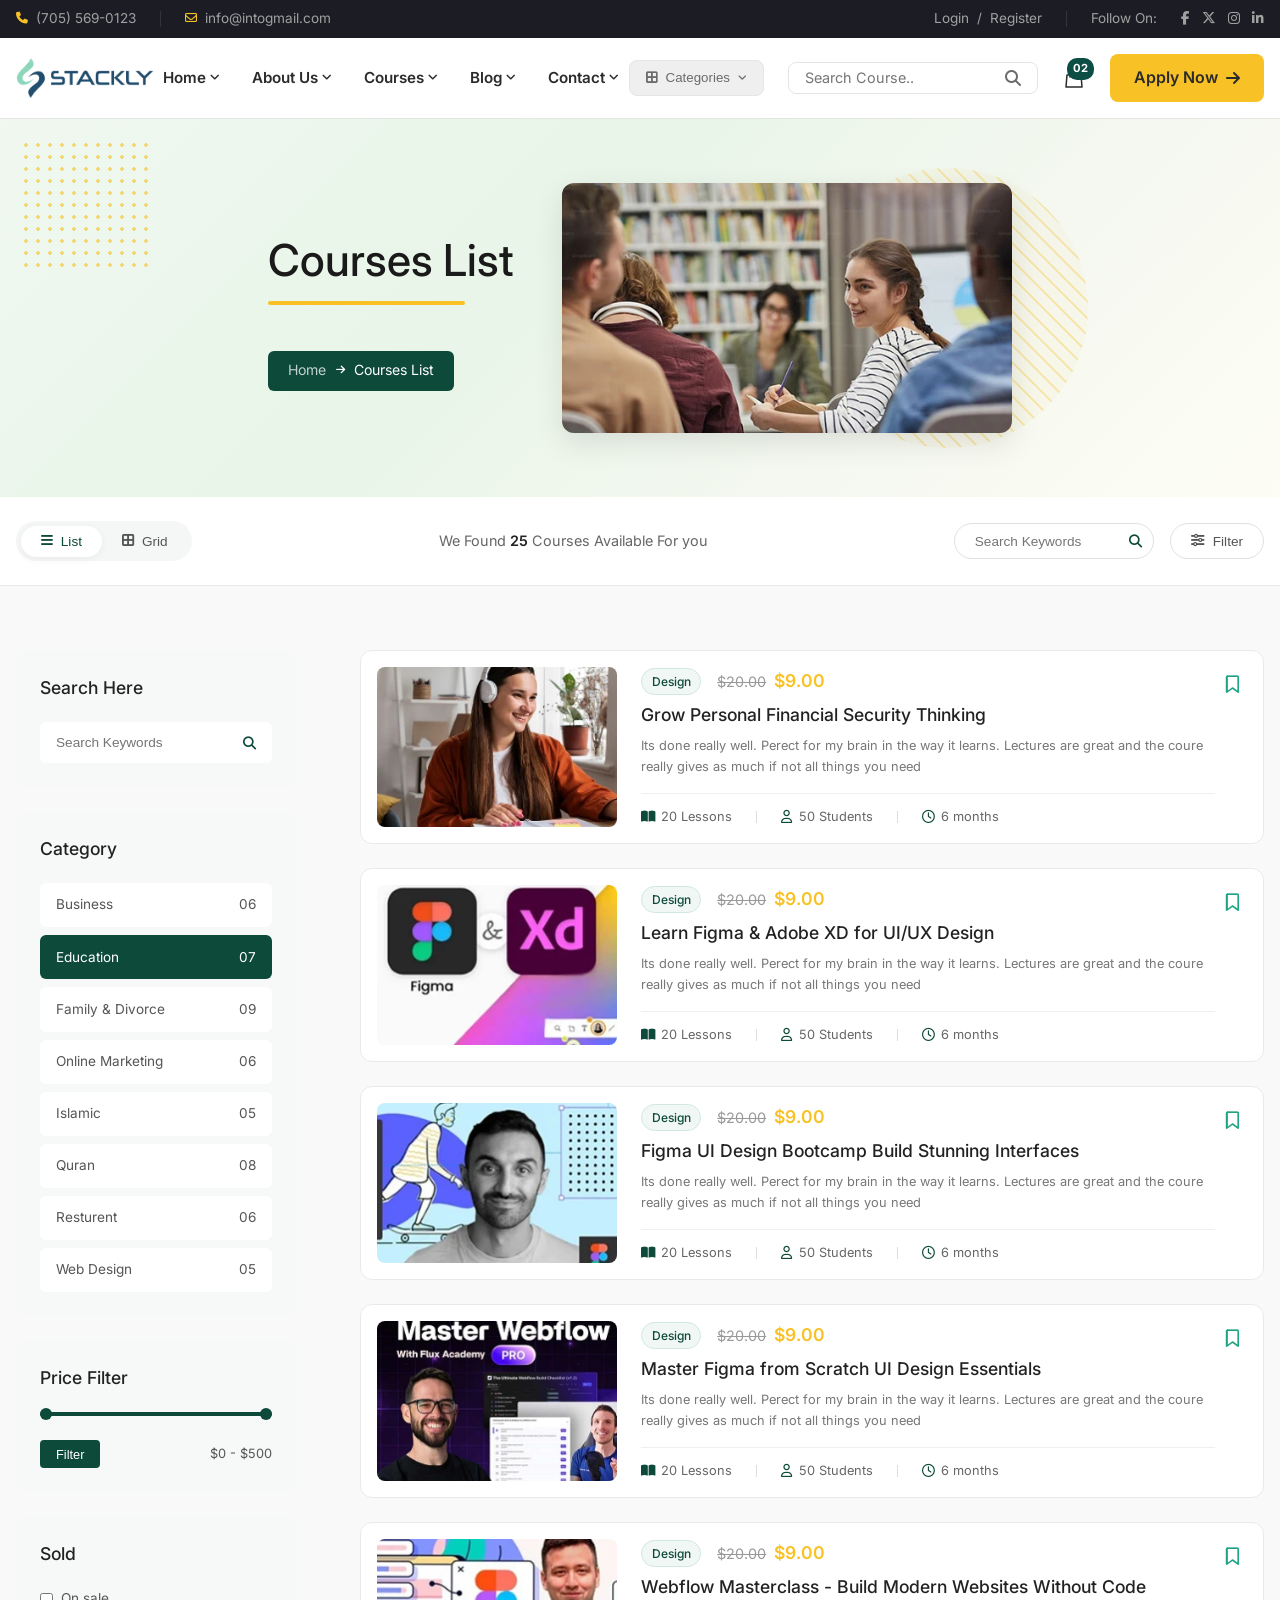
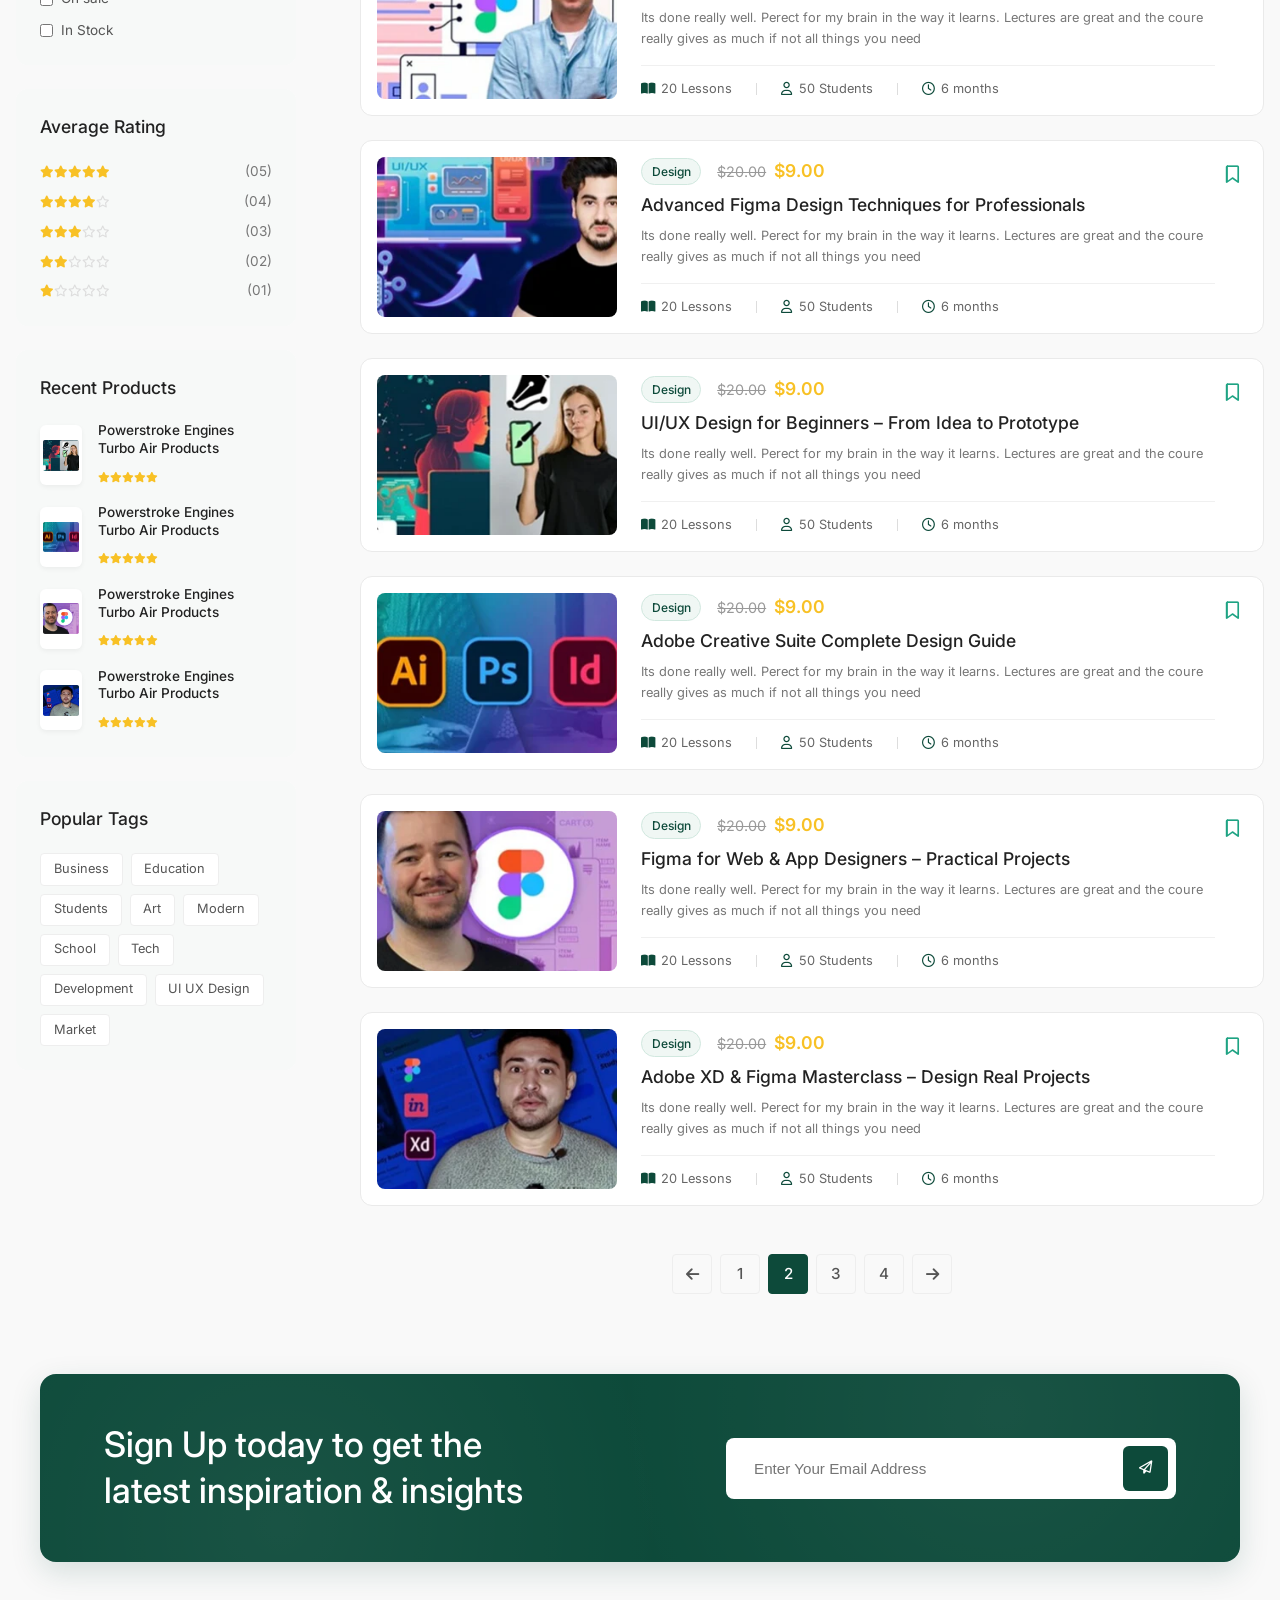
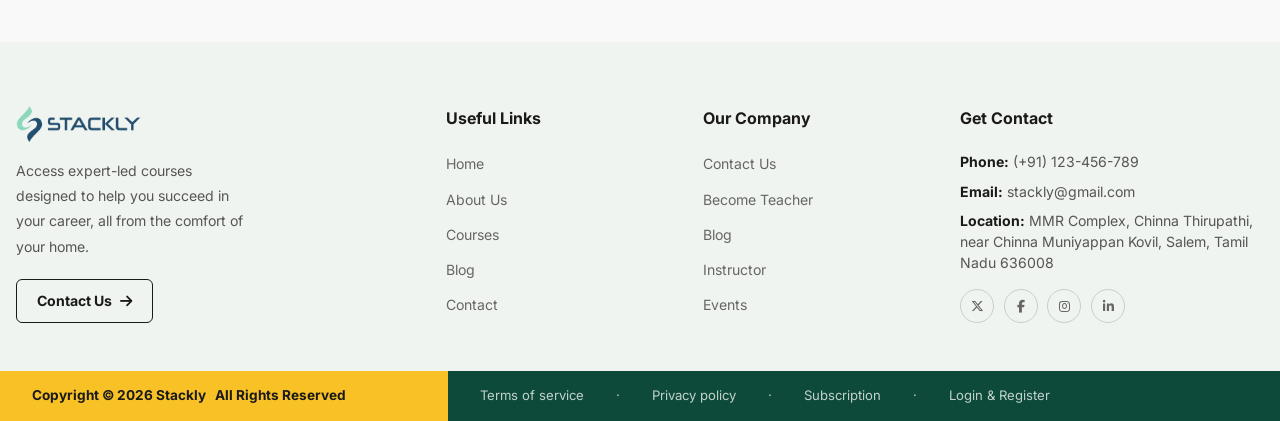
<file: courses-public.html>
<!DOCTYPE html>
<html lang="en">
<head>
  <meta charset="UTF-8" />
  <meta name="viewport" content="width=device-width, initial-scale=1.0" />
  <title>Courses List - Stackly Online Education</title>
  <meta name="description" content="Browse our wide selection of courses. Filter by category, price, and rating." />
  <link rel="stylesheet" href="css/style.css" />
  <link rel="stylesheet" href="css/footer.css" />
  <link rel="stylesheet" href="css/courses.css" />
  <link rel="stylesheet" href="https://cdnjs.cloudflare.com/ajax/libs/font-awesome/6.6.0/css/all.min.css" />
  <link href="https://fonts.googleapis.com/css2?family=Inter:wght@300;400;500;600;700&display=swap" rel="stylesheet"/>
</head>
<body>

  <!-- ===== TOPBAR ===== -->
  <div class="header-wrapper">
  <div class="topbar">
    <div class="container">
      <div class="topbar-left">
        <div class="topbar-item yellow">
          <i class="fa-solid fa-phone fa-sm"></i>
          <span style="color:var(--topbar-text)">(705) 569-0123</span>
        </div>
        <div class="topbar-divider"></div>
        <div class="topbar-item yellow">
          <i class="fa-regular fa-envelope fa-sm"></i>
          <span style="color:var(--topbar-text)">info@intogmail.com</span>
        </div>
      </div>
      <div class="topbar-right">
        <div class="topbar-item" id="topbar-auth">
          <a href="login.html">Login</a> / <a href="signup.html">Register</a>
        </div>
        <div class="topbar-divider"></div>
        <span>Follow On:</span>
        <div class="topbar-social">
          <a href="404.html"><i class="fa-brands fa-facebook-f"></i></a>
          <a href="404.html"><i class="fa-brands fa-x-twitter"></i></a>
          <a href="404.html"><i class="fa-brands fa-instagram"></i></a>
          <a href="404.html"><i class="fa-brands fa-linkedin-in"></i></a>
        </div>
      </div>
    </div>
  </div>

  <!-- ===== MAIN HEADER ===== -->
  <header class="main-header" id="mainHeader">
    <div class="container">
      <a href="index.html" class="logo">
        <img src="images/logo-stackly.webp" alt="Stackly Logo" />
      </a>
      <ul class="nav-menu" id="navMenu">
        <li><a href="index.html">Home <i class="fa-solid fa-angle-down fa-xs"></i></a></li>
        <li><a href="about.html">About Us <i class="fa-solid fa-angle-down fa-xs"></i></a></li>
        <li><a href="courses-public.html" class="nav-active">Courses <i class="fa-solid fa-angle-down fa-xs"></i></a></li>
        <li><a href="blog.html">Blog <i class="fa-solid fa-angle-down fa-xs"></i></a></li>
        <li><a href="contact.html">Contact <i class="fa-solid fa-angle-down fa-xs"></i></a></li>
      </ul>
      <div class="header-actions">
        <button class="categories-btn" onclick="window.location.href=\'404.html\'">
          <i class="fa-solid fa-border-all"></i> Categories <i class="fa-solid fa-angle-down fa-xs"></i>
        </button>
        <div class="header-search">
          <input type="text" placeholder="Search Course.." />
          <i class="fa-solid fa-magnifying-glass" onclick="window.location.href='404.html'" style="cursor:pointer;"></i>
        </div>
        <div class="cart-icon" onclick="window.location.href='404.html'" style="cursor: pointer;">
          <svg fill="none" stroke="currentColor" viewBox="0 0 24 24"><path stroke-linecap="round" stroke-linejoin="round" stroke-width="1.5" d="M16 11V7a4 4 0 00-8 0v4M5 9h14l1 12H4L5 9z"/></svg>
          <span class="cart-badge">02</span>
        </div>
        <a href="signup.html" class="btn-primary">Apply Now <i class="fa-solid fa-arrow-right"></i></a>
      
        <button class="mobile-menu-toggle" id="mobileToggle" aria-label="Open Menu">
        <i class="fa-solid fa-bars"></i>
      </button>
      </div>
    </div>
    <nav class="mobile-nav" id="mobileNav">
      <a href="index.html">Home</a>
      <a href="about.html">About Us</a>
      <a href="courses-public.html">Courses</a>
      <a href="blog.html">Blog</a>
      <a href="contact.html">Contact</a>
      <a href="signup.html" class="btn-primary" style="text-align:center; justify-content:center;">Apply Now</a>
    </nav>
  </header>
</div>

  <!-- ===== PAGE HERO BANNER ===== -->
  <section class="page-hero-banner">
    <div class="page-hero-dots-tl"></div>
    <div class="page-hero-stripes-tr"></div>
    <div class="container page-hero-inner">
      <div class="page-hero-content">
        <h1 class="page-hero-title">Courses List<span class="page-hero-underline"></span></h1>
        <br/><br/>
        <div class="page-hero-breadcrumb">
          <a href="index.html">Home</a>
          <i class="fa-solid fa-arrow-right fa-xs"></i>
          <span>Courses List</span>
        </div>
      </div>
      <div class="page-hero-image-wrap">
        <img src="images/coursesheroimage.webp" alt="Students learning" />
      </div>
    </div>
  </section>

  <!-- ===== FILTER BAR ===== -->
  <div class="filter-bar-section">
    <div class="container filter-bar-inner">
      <div class="view-toggles">
        <button class="view-btn active" onclick="window.location.href='404.html'"><i class="fa-solid fa-bars"></i> List</button>
        <button class="view-btn" onclick="window.location.href='404.html'"><i class="fa-solid fa-border-all"></i> Grid</button>
      </div>
      <div class="results-count">
        We Found <strong>25</strong> Courses Available For you
      </div>
      <div class="filter-actions">
        <div class="search-mini">
          <input type="text" placeholder="Search Keywords" />
          <button onclick="window.location.href='404.html'"><i class="fa-solid fa-magnifying-glass"></i></button>
        </div>
        <button class="btn-filter" onclick="window.location.href='404.html'"><i class="fa-solid fa-sliders"></i> Filter</button>
      </div>
    </div>
  </div>

  <!-- ===== MAIN CONTENT ===== -->
  <section class="container courses-layout">
    
    <!-- LEFT SIDEBAR -->
    <aside class="courses-sidebar">
      
      <!-- Search -->
      <div class="sidebar-widget">
        <h3 class="sidebar-title">Search Here</h3>
        <div class="search-form">
          <input type="text" placeholder="Search Keywords" />
          <button type="button" onclick="window.location.href='404.html'"><i class="fa-solid fa-magnifying-glass"></i></button>
        </div>
      </div>

      <!-- Category -->
      <div class="sidebar-widget">
        <h3 class="sidebar-title">Category</h3>
        <div class="category-list">
          <a href="404.html" class="category-item"><span>Business</span><span>06</span></a>
          <a href="404.html" class="category-item active"><span>Education</span><span>07</span></a>
          <a href="404.html" class="category-item"><span>Family & Divorce</span><span>09</span></a>
          <a href="404.html" class="category-item"><span>Online Marketing</span><span>06</span></a>
          <a href="404.html" class="category-item"><span>Islamic</span><span>05</span></a>
          <a href="404.html" class="category-item"><span>Quran</span><span>08</span></a>
          <a href="404.html" class="category-item"><span>Resturent</span><span>06</span></a>
          <a href="404.html" class="category-item"><span>Web Design</span><span>05</span></a>
        </div>
      </div>

      <!-- Price Filter -->
      <div class="sidebar-widget">
        <h3 class="sidebar-title">Price Filter</h3>
        <div class="price-slider-wrap">
          <div class="price-slider">
            <div class="price-slider-fill" style="left:0%; right:0%;"></div>
            <div class="price-slider-handle left" style="left:0%;"></div>
            <div class="price-slider-handle right" style="right:0%;"></div>
          </div>
          <div class="price-actions">
            <button class="btn-price-filter" onclick="window.location.href=\'404.html\'">Filter</button>
            <span class="price-range-text">$0 - $500</span>
          </div>
        </div>
      </div>

      <!-- Sold Checkboxes -->
      <div class="sidebar-widget">
        <h3 class="sidebar-title">Sold</h3>
        <div class="checkbox-list">
          <label class="checkbox-item"><input type="checkbox" /> On sale</label>
          <label class="checkbox-item"><input type="checkbox" /> In Stock</label>
        </div>
      </div>

      <!-- Average Rating -->
      <div class="sidebar-widget">
        <h3 class="sidebar-title">Average Rating</h3>
        <div class="rating-list">
          <div class="rating-item">
            <span class="rating-stars">
              <i class="fa-solid fa-star"></i><i class="fa-solid fa-star"></i><i class="fa-solid fa-star"></i><i class="fa-solid fa-star"></i><i class="fa-solid fa-star"></i>
            </span>
            <span>(05)</span>
          </div>
          <div class="rating-item">
            <span class="rating-stars">
              <i class="fa-solid fa-star"></i><i class="fa-solid fa-star"></i><i class="fa-solid fa-star"></i><i class="fa-solid fa-star"></i><i class="fa-regular fa-star empty"></i>
            </span>
            <span>(04)</span>
          </div>
          <div class="rating-item">
            <span class="rating-stars">
              <i class="fa-solid fa-star"></i><i class="fa-solid fa-star"></i><i class="fa-solid fa-star"></i><i class="fa-regular fa-star empty"></i><i class="fa-regular fa-star empty"></i>
            </span>
            <span>(03)</span>
          </div>
          <div class="rating-item">
            <span class="rating-stars">
              <i class="fa-solid fa-star"></i><i class="fa-solid fa-star"></i><i class="fa-regular fa-star empty"></i><i class="fa-regular fa-star empty"></i><i class="fa-regular fa-star empty"></i>
            </span>
            <span>(02)</span>
          </div>
          <div class="rating-item">
            <span class="rating-stars">
              <i class="fa-solid fa-star"></i><i class="fa-regular fa-star empty"></i><i class="fa-regular fa-star empty"></i><i class="fa-regular fa-star empty"></i><i class="fa-regular fa-star empty"></i>
            </span>
            <span>(01)</span>
          </div>
        </div>
      </div>

      <!-- Recent Products -->
      <div class="sidebar-widget">
        <h3 class="sidebar-title">Recent Products</h3>
        <div class="recent-products-list">
          <div class="recent-product-item">
            <div class="recent-product-img"><img src="images/courselist7.webp" alt="Product" /></div>
            <div class="recent-product-info">
              <h4>Powerstroke Engines Turbo Air Products</h4>
              <div class="stars">
                <i class="fa-solid fa-star"></i><i class="fa-solid fa-star"></i><i class="fa-solid fa-star"></i><i class="fa-solid fa-star"></i><i class="fa-solid fa-star"></i>
              </div>
            </div>
          </div>
          <div class="recent-product-item">
            <div class="recent-product-img"><img src="images/courselist8.webp" alt="Product" /></div>
            <div class="recent-product-info">
              <h4>Powerstroke Engines Turbo Air Products</h4>
              <div class="stars">
                <i class="fa-solid fa-star"></i><i class="fa-solid fa-star"></i><i class="fa-solid fa-star"></i><i class="fa-solid fa-star"></i><i class="fa-solid fa-star"></i>
              </div>
            </div>
          </div>
          <div class="recent-product-item">
            <div class="recent-product-img"><img src="images/courselist9.webp" alt="Product" /></div>
            <div class="recent-product-info">
              <h4>Powerstroke Engines Turbo Air Products</h4>
              <div class="stars">
                <i class="fa-solid fa-star"></i><i class="fa-solid fa-star"></i><i class="fa-solid fa-star"></i><i class="fa-solid fa-star"></i><i class="fa-solid fa-star"></i>
              </div>
            </div>
          </div>
          <div class="recent-product-item">
            <div class="recent-product-img"><img src="images/courselist10.webp" alt="Product" /></div>
            <div class="recent-product-info">
              <h4>Powerstroke Engines Turbo Air Products</h4>
              <div class="stars">
                <i class="fa-solid fa-star"></i><i class="fa-solid fa-star"></i><i class="fa-solid fa-star"></i><i class="fa-solid fa-star"></i><i class="fa-solid fa-star"></i>
              </div>
            </div>
          </div>
        </div>
      </div>

      <!-- Popular Tags -->
      <div class="sidebar-widget">
        <h3 class="sidebar-title">Popular Tags</h3>
        <div class="tags-list">
          <a href="404.html" class="tag-item">Business</a>
          <a href="404.html" class="tag-item">Education</a>
          <a href="404.html" class="tag-item">Students</a>
          <a href="404.html" class="tag-item">Art</a>
          <a href="404.html" class="tag-item">Modern</a>
          <a href="404.html" class="tag-item">School</a>
          <a href="404.html" class="tag-item">Tech</a>
          <a href="404.html" class="tag-item">Development</a>
          <a href="404.html" class="tag-item">UI UX Design</a>
          <a href="404.html" class="tag-item">Market</a>
        </div>
      </div>
    </aside>

    <!-- RIGHT COURSE LIST -->
    <div class="courses-main">
      <div class="course-list-wrap">
        
        <!-- Card 1 -->
        <article class="course-list-card">
          <div class="course-card-img"><img src="images/courselist1.webp" alt="Course" /></div>
          <div class="course-card-content">
            <button class="course-bookmark" onclick="window.location.href='404.html'"><i class="fa-regular fa-bookmark"></i></button>
            <div class="course-card-header">
              <span class="course-tag">Design</span>
              <span class="course-price">$20.00</span>
              <span class="course-price-sale">$9.00</span>
            </div>
            <h2 class="course-title">Grow Personal Financial Security Thinking</h2>
            <p class="course-desc">Its done really well. Perect for my brain in the way it learns. Lectures are great and the coure really gives as much if not all things you need</p>
            <div class="course-meta">
              <span><i class="fa-solid fa-book-open"></i> 20 Lessons</span>
              <div class="course-meta-divider"></div>
              <span><i class="fa-regular fa-user"></i> 50 Students</span>
              <div class="course-meta-divider"></div>
              <span><i class="fa-regular fa-clock"></i> 6 months</span>
            </div>
          </div>
        </article>

        <!-- Card 2 -->
        <article class="course-list-card">
          <div class="course-card-img"><img src="images/courselist2.webp" alt="Course" /></div>
          <div class="course-card-content">
            <button class="course-bookmark" onclick="window.location.href='404.html'"><i class="fa-regular fa-bookmark"></i></button>
            <div class="course-card-header">
              <span class="course-tag">Design</span>
              <span class="course-price">$20.00</span>
              <span class="course-price-sale">$9.00</span>
            </div>
            <h2 class="course-title">Learn Figma & Adobe XD for UI/UX Design</h2>
            <p class="course-desc">Its done really well. Perect for my brain in the way it learns. Lectures are great and the coure really gives as much if not all things you need</p>
            <div class="course-meta">
              <span><i class="fa-solid fa-book-open"></i> 20 Lessons</span>
              <div class="course-meta-divider"></div>
              <span><i class="fa-regular fa-user"></i> 50 Students</span>
              <div class="course-meta-divider"></div>
              <span><i class="fa-regular fa-clock"></i> 6 months</span>
            </div>
          </div>
        </article>

        <!-- Card 3 -->
        <article class="course-list-card">
          <div class="course-card-img"><img src="images/courselist3.webp" alt="Course" /></div>
          <div class="course-card-content">
            <button class="course-bookmark" onclick="window.location.href='404.html'"><i class="fa-regular fa-bookmark"></i></button>
            <div class="course-card-header">
              <span class="course-tag">Design</span>
              <span class="course-price">$20.00</span>
              <span class="course-price-sale">$9.00</span>
            </div>
            <h2 class="course-title">Figma UI Design Bootcamp Build Stunning Interfaces</h2>
            <p class="course-desc">Its done really well. Perect for my brain in the way it learns. Lectures are great and the coure really gives as much if not all things you need</p>
            <div class="course-meta">
              <span><i class="fa-solid fa-book-open"></i> 20 Lessons</span>
              <div class="course-meta-divider"></div>
              <span><i class="fa-regular fa-user"></i> 50 Students</span>
              <div class="course-meta-divider"></div>
              <span><i class="fa-regular fa-clock"></i> 6 months</span>
            </div>
          </div>
        </article>

        <!-- Card 4 -->
        <article class="course-list-card">
          <div class="course-card-img"><img src="images/courselist4.webp" alt="Course" /></div>
          <div class="course-card-content">
            <button class="course-bookmark" onclick="window.location.href='404.html'"><i class="fa-regular fa-bookmark"></i></button>
            <div class="course-card-header">
              <span class="course-tag">Design</span>
              <span class="course-price">$20.00</span>
              <span class="course-price-sale">$9.00</span>
            </div>
            <h2 class="course-title">Master Figma from Scratch UI Design Essentials</h2>
            <p class="course-desc">Its done really well. Perect for my brain in the way it learns. Lectures are great and the coure really gives as much if not all things you need</p>
            <div class="course-meta">
              <span><i class="fa-solid fa-book-open"></i> 20 Lessons</span>
              <div class="course-meta-divider"></div>
              <span><i class="fa-regular fa-user"></i> 50 Students</span>
              <div class="course-meta-divider"></div>
              <span><i class="fa-regular fa-clock"></i> 6 months</span>
            </div>
          </div>
        </article>

        <!-- Card 5 -->
        <article class="course-list-card">
          <div class="course-card-img"><img src="images/courselist5.webp" alt="Course" /></div>
          <div class="course-card-content">
            <button class="course-bookmark" onclick="window.location.href='404.html'"><i class="fa-regular fa-bookmark"></i></button>
            <div class="course-card-header">
              <span class="course-tag">Design</span>
              <span class="course-price">$20.00</span>
              <span class="course-price-sale">$9.00</span>
            </div>
            <h2 class="course-title">Webflow Masterclass - Build Modern Websites Without Code</h2>
            <p class="course-desc">Its done really well. Perect for my brain in the way it learns. Lectures are great and the coure really gives as much if not all things you need</p>
            <div class="course-meta">
              <span><i class="fa-solid fa-book-open"></i> 20 Lessons</span>
              <div class="course-meta-divider"></div>
              <span><i class="fa-regular fa-user"></i> 50 Students</span>
              <div class="course-meta-divider"></div>
              <span><i class="fa-regular fa-clock"></i> 6 months</span>
            </div>
          </div>
        </article>

        <!-- Card 6 -->
        <article class="course-list-card">
          <div class="course-card-img"><img src="images/courselist6.webp" alt="Course" /></div>
          <div class="course-card-content">
            <button class="course-bookmark" onclick="window.location.href='404.html'"><i class="fa-regular fa-bookmark"></i></button>
            <div class="course-card-header">
              <span class="course-tag">Design</span>
              <span class="course-price">$20.00</span>
              <span class="course-price-sale">$9.00</span>
            </div>
            <h2 class="course-title">Advanced Figma Design Techniques for Professionals</h2>
            <p class="course-desc">Its done really well. Perect for my brain in the way it learns. Lectures are great and the coure really gives as much if not all things you need</p>
            <div class="course-meta">
              <span><i class="fa-solid fa-book-open"></i> 20 Lessons</span>
              <div class="course-meta-divider"></div>
              <span><i class="fa-regular fa-user"></i> 50 Students</span>
              <div class="course-meta-divider"></div>
              <span><i class="fa-regular fa-clock"></i> 6 months</span>
            </div>
          </div>
        </article>

        <!-- Card 7 -->
        <article class="course-list-card">
          <div class="course-card-img"><img src="images/courselist7.webp" alt="Course" /></div>
          <div class="course-card-content">
            <button class="course-bookmark" onclick="window.location.href='404.html'"><i class="fa-regular fa-bookmark"></i></button>
            <div class="course-card-header">
              <span class="course-tag">Design</span>
              <span class="course-price">$20.00</span>
              <span class="course-price-sale">$9.00</span>
            </div>
            <h2 class="course-title">UI/UX Design for Beginners – From Idea to Prototype</h2>
            <p class="course-desc">Its done really well. Perect for my brain in the way it learns. Lectures are great and the coure really gives as much if not all things you need</p>
            <div class="course-meta">
              <span><i class="fa-solid fa-book-open"></i> 20 Lessons</span>
              <div class="course-meta-divider"></div>
              <span><i class="fa-regular fa-user"></i> 50 Students</span>
              <div class="course-meta-divider"></div>
              <span><i class="fa-regular fa-clock"></i> 6 months</span>
            </div>
          </div>
        </article>

        <!-- Card 8 -->
        <article class="course-list-card">
          <div class="course-card-img"><img src="images/courselist8.webp" alt="Course" /></div>
          <div class="course-card-content">
            <button class="course-bookmark" onclick="window.location.href='404.html'"><i class="fa-regular fa-bookmark"></i></button>
            <div class="course-card-header">
              <span class="course-tag">Design</span>
              <span class="course-price">$20.00</span>
              <span class="course-price-sale">$9.00</span>
            </div>
            <h2 class="course-title">Adobe Creative Suite Complete Design Guide</h2>
            <p class="course-desc">Its done really well. Perect for my brain in the way it learns. Lectures are great and the coure really gives as much if not all things you need</p>
            <div class="course-meta">
              <span><i class="fa-solid fa-book-open"></i> 20 Lessons</span>
              <div class="course-meta-divider"></div>
              <span><i class="fa-regular fa-user"></i> 50 Students</span>
              <div class="course-meta-divider"></div>
              <span><i class="fa-regular fa-clock"></i> 6 months</span>
            </div>
          </div>
        </article>

        <!-- Card 9 -->
        <article class="course-list-card">
          <div class="course-card-img"><img src="images/courselist9.webp" alt="Course" /></div>
          <div class="course-card-content">
            <button class="course-bookmark" onclick="window.location.href='404.html'"><i class="fa-regular fa-bookmark"></i></button>
            <div class="course-card-header">
              <span class="course-tag">Design</span>
              <span class="course-price">$20.00</span>
              <span class="course-price-sale">$9.00</span>
            </div>
            <h2 class="course-title">Figma for Web & App Designers – Practical Projects</h2>
            <p class="course-desc">Its done really well. Perect for my brain in the way it learns. Lectures are great and the coure really gives as much if not all things you need</p>
            <div class="course-meta">
              <span><i class="fa-solid fa-book-open"></i> 20 Lessons</span>
              <div class="course-meta-divider"></div>
              <span><i class="fa-regular fa-user"></i> 50 Students</span>
              <div class="course-meta-divider"></div>
              <span><i class="fa-regular fa-clock"></i> 6 months</span>
            </div>
          </div>
        </article>

        <!-- Card 10 -->
        <article class="course-list-card">
          <div class="course-card-img"><img src="images/courselist10.webp" alt="Course" /></div>
          <div class="course-card-content">
            <button class="course-bookmark" onclick="window.location.href='404.html'"><i class="fa-regular fa-bookmark"></i></button>
            <div class="course-card-header">
              <span class="course-tag">Design</span>
              <span class="course-price">$20.00</span>
              <span class="course-price-sale">$9.00</span>
            </div>
            <h2 class="course-title">Adobe XD & Figma Masterclass – Design Real Projects</h2>
            <p class="course-desc">Its done really well. Perect for my brain in the way it learns. Lectures are great and the coure really gives as much if not all things you need</p>
            <div class="course-meta">
              <span><i class="fa-solid fa-book-open"></i> 20 Lessons</span>
              <div class="course-meta-divider"></div>
              <span><i class="fa-regular fa-user"></i> 50 Students</span>
              <div class="course-meta-divider"></div>
              <span><i class="fa-regular fa-clock"></i> 6 months</span>
            </div>
          </div>
        </article>

      </div>

      <!-- Pagination -->
      <div class="blog-pagination">
        <a href="404.html" class="page-num"><i class="fa-solid fa-arrow-left"></i></a>
        <a href="404.html" class="page-num">1</a>
        <a href="404.html" class="page-num active">2</a>
        <a href="404.html" class="page-num">3</a>
        <a href="404.html" class="page-num">4</a>
        <a href="404.html" class="page-num"><i class="fa-solid fa-arrow-right"></i></a>
      </div>
    </div>
  </section>

  <!-- ===== NEWSLETTER BANNER ===== -->
  <div class="container">
    <div class="newsletter-banner">
      <div class="newsletter-text">
        <h2>Sign Up today to get the<br/>latest inspiration &amp; insights</h2>
      </div>
      <form class="newsletter-form" id="newsletterForm">
        <div class="newsletter-form-inner">
          <input type="email" id="newsletterEmail" placeholder="Enter Your Email Address" required />
          <button type="submit" class="newsletter-btn" aria-label="Subscribe">
            <i class="fa-regular fa-paper-plane"></i>
          </button>
        </div>
      </form>
    </div>
  </div>

  <!-- ===== GLOBAL FOOTER ===== -->
  <footer class="site-footer">
    <div class="footer-top">
      <div class="footer-brand-col">
        <a href="index.html" class="footer-logo"><img src="images/logo-stackly.webp" alt="Stackly" /></a>
        <p>Access expert-led courses designed to help you succeed in your career, all from the comfort of your home.</p>
        <a href="contact.html" class="footer-contact-btn">Contact Us <i class="fa-solid fa-arrow-right"></i></a>
      </div>
      <div class="footer-col">
        <h4>Useful Links</h4>
        <ul>
          <li><a href="index.html">Home</a></li>
          <li><a href="about.html">About Us</a></li>
          <li><a href="courses-public.html">Courses</a></li>
          <li><a href="blog.html">Blog</a></li>
          <li><a href="contact.html">Contact</a></li>
        </ul>
      </div>
      <div class="footer-col">
        <h4>Our Company</h4>
        <ul>
          <li><a href="contact.html">Contact Us</a></li>
          <li><a href="signup.html">Become Teacher</a></li>
          <li><a href="blog.html">Blog</a></li>
          <li><a href="about.html">Instructor</a></li>
          <li><a href="about.html">Events</a></li>
        </ul>
      </div>
      <div class="footer-contact-col">
        <h4>Get Contact</h4>
        <p class="footer-contact-item"><strong>Phone:</strong> (+91) 123-456-789</p>
        <p class="footer-contact-item"><strong>Email:</strong> stackly@gmail.com</p>
        <p class="footer-contact-item"><strong>Location:</strong> MMR Complex, Chinna Thirupathi, near Chinna Muniyappan Kovil, Salem, Tamil Nadu 636008</p>
        <div class="footer-social-icons">
          <a href="404.html"><i class="fa-brands fa-x-twitter"></i></a>
          <a href="404.html"><i class="fa-brands fa-facebook-f"></i></a>
          <a href="404.html"><i class="fa-brands fa-instagram"></i></a>
          <a href="404.html"><i class="fa-brands fa-linkedin-in"></i></a>
        </div>
      </div>
    </div>
    <div class="footer-bottom-bar">
      <div class="footer-bottom-left">Copyright &copy; 2026 Stackly &nbsp; All Rights Reserved</div>
      <div class="footer-bottom-right">
        <a href="404.html">Terms of service</a><span>&#183;</span>
        <a href="404.html">Privacy policy</a><span>&#183;</span>
        <a href="404.html">Subscription</a><span>&#183;</span>
        <a href="login.html">Login &amp; Register</a>
      </div>
    </div>
  </footer>

  <script src="js/auth.js"></script>
  <script src="js/main.js"></script>
  <script>
    // Mobile toggle
    document.getElementById('mobileToggle').addEventListener('click', () => {
      document.getElementById('mobileNav').classList.toggle('open');
    });

    // Sticky header
    window.addEventListener('scroll', () => {
      document.getElementById('mainHeader').classList.toggle('scrolled', window.scrollY > 60);
    });

    // Auth update
    if (typeof authIsLoggedIn === 'function' && authIsLoggedIn()) {
      const authEl = document.getElementById('topbar-auth');
      if (authEl) authEl.innerHTML = `<a href="dashboard.html" style="color:var(--yellow);">Dashboard</a> | <a href="login.html" onclick="authLogout()">Logout</a>`;
    }

    // Newsletter subscription
    const newsletterForm = document.getElementById('newsletterForm');
    if (newsletterForm) {
      newsletterForm.addEventListener('submit', function(e) {
        e.preventDefault();
        const emailInput = document.getElementById('newsletterEmail');
        if (emailInput && emailInput.value) {
          if (typeof showToast === 'function') {
            showToast('Successfully subscribed! Welcome to Stackly.', 'success');
          }
          emailInput.value = '';
        }
      });
    }
  </script>
</body>
</html>
</file>
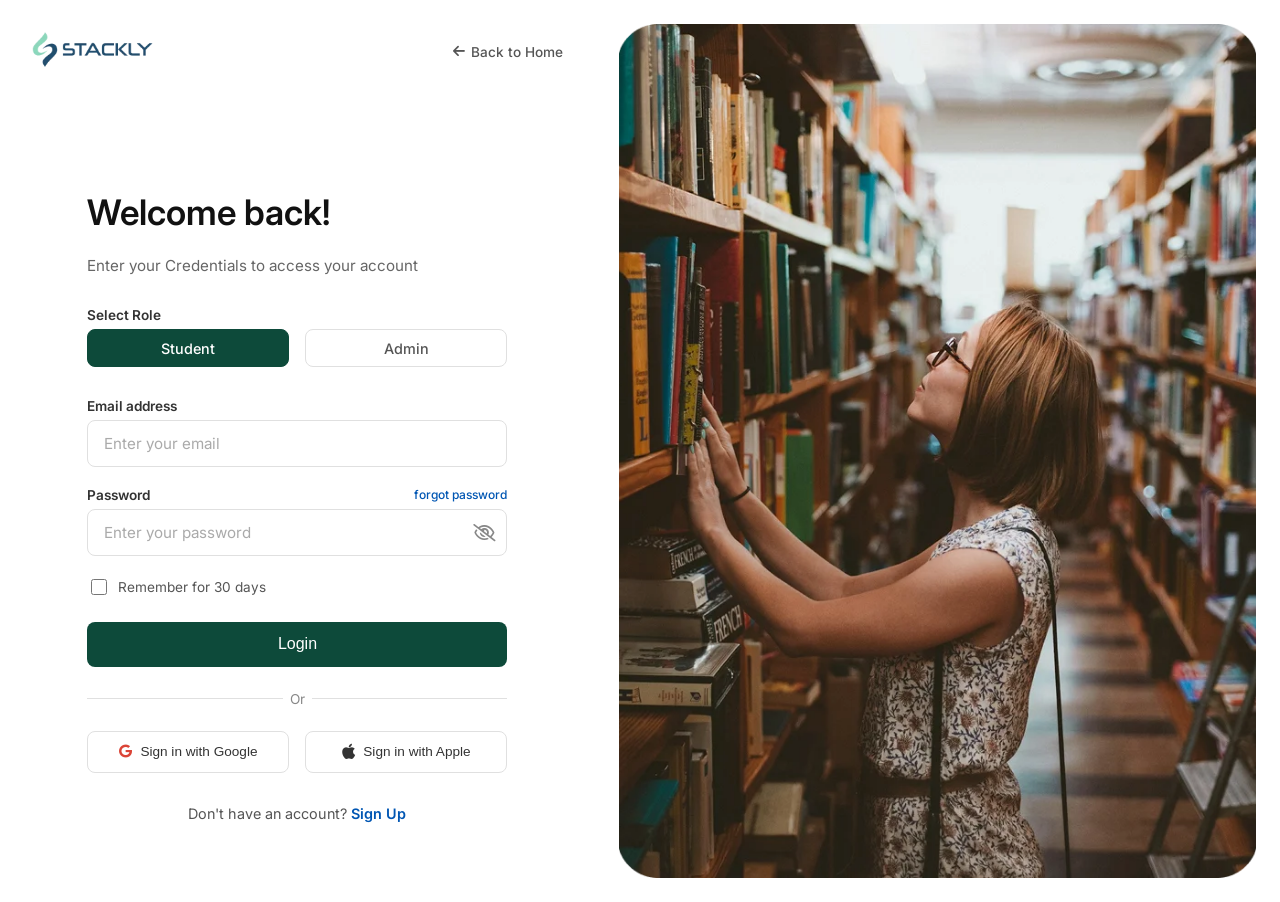
<file: login.html>
<!DOCTYPE html>
<html lang="en">
<head>
  <meta charset="UTF-8">
  <meta name="viewport" content="width=device-width, initial-scale=1.0">
  <title>Login - Stackly Online Education</title>
  <link rel="stylesheet" href="css/auth.css">
  <link rel="stylesheet" href="https://cdnjs.cloudflare.com/ajax/libs/font-awesome/6.6.0/css/all.min.css" />
  <link href="https://fonts.googleapis.com/css2?family=Inter:wght@400;500;600;700&display=swap" rel="stylesheet">
</head>
<body>
  <div class="auth-container">
    
    <!-- Left Side: Form -->
    <div class="auth-form-side">
      <div class="auth-header" style="display: flex; justify-content: space-between; align-items: center;">
        <a href="index.html" class="auth-logo">
          <img src="images/logo-stackly.webp" alt="Stackly Logo">
        </a>
        <a href="index.html" style="font-size: 0.85rem; color: #555; text-decoration: none; font-weight: 500; display: flex; align-items: center; gap: 0.4rem;">
          <i class="fa-solid fa-arrow-left"></i> Back to Home
        </a>
      </div>
      
      <div class="auth-content">
        <h1 class="auth-title">Welcome back!</h1>
        <p class="auth-subtitle">Enter your Credentials to access your account</p>

        <form id="loginForm">
          
          <div class="form-group">
            <label>Select Role</label>
            <div class="role-selector">
              <label class="role-label">
                <input type="radio" name="role" value="student" checked>
                <span class="role-btn">Student</span>
              </label>
              <label class="role-label">
                <input type="radio" name="role" value="admin">
                <span class="role-btn">Admin</span>
              </label>
            </div>
          </div>

          <div class="form-group">
            <label for="email">Email address</label>
            <input type="email" id="email" name="email" placeholder="Enter your email" required>
          </div>

          <div class="form-group">
            <label for="password">Password</label>
            <a href="404.html" class="forgot-pwd">forgot password</a>
            <input type="password" id="password" name="password" placeholder="Enter your password" required 
                   pattern="(?=.*[A-Za-z])(?=.*\d)(?=.*[@$!%*#?&])[A-Za-z\d@$!%*#?&]{8,}" 
                   title="Must contain at least one letter, one number, one special character, and at least 8 or more characters">
            <button type="button" class="pwd-toggle" onclick="togglePassword('password', this)" aria-label="Toggle password visibility">
              <i class="fa-regular fa-eye-slash"></i>
            </button>
            <div class="error-message" id="pwdError">Invalid password format.</div>
          </div>

          <div class="checkbox-group">
            <input type="checkbox" id="remember" name="remember">
            <label for="remember">Remember for 30 days</label>
          </div>

          <button type="submit" class="btn-submit">Login</button>

          <div class="divider">Or</div>

          <div class="social-login">
            <button type="button" class="btn-social" onclick="window.location.href='404.html'">
              <i class="fa-brands fa-google" style="color:#DB4437;"></i> Sign in with Google
            </button>
            <button type="button" class="btn-social" onclick="window.location.href='404.html'">
              <i class="fa-brands fa-apple" style="font-size:1.1rem;"></i> Sign in with Apple
            </button>
          </div>

          <div class="auth-bottom">
            Don't have an account? <a href="signup.html">Sign Up</a>
          </div>
        </form>
      </div>
    </div>

    <!-- Right Side: Image -->
    <div class="auth-image-side">
      <div class="auth-image-wrapper">
        <img src="images/sigin.webp" alt="Library">
      </div>
    </div>

  </div>

  <script src="js/auth.js"></script>
  <script>
    function togglePassword(inputId, btn) {
      const input = document.getElementById(inputId);
      const icon = btn.querySelector('i');
      if (input.type === 'password') {
        input.type = 'text';
        icon.classList.remove('fa-eye-slash');
        icon.classList.add('fa-eye');
      } else {
        input.type = 'password';
        icon.classList.remove('fa-eye');
        icon.classList.add('fa-eye-slash');
      }
    }

    document.getElementById('loginForm').addEventListener('submit', function(e) {
      e.preventDefault();
      
      const email = document.getElementById('email').value;
      const password = document.getElementById('password').value;
      const role = document.querySelector('input[name="role"]:checked').value;
      
      // We rely on auth.js for actual auth logic for dummy testing
      if (typeof authLogin === 'function') {
        const res = authLogin(email, password, role);
        if (res.success) {
          window.location.href = 'dashboard.html';
        }
      } else {
        alert('Login success as ' + role);
        window.location.href = 'dashboard.html';
      }
    });
  </script>
</body>
</html>
</file>
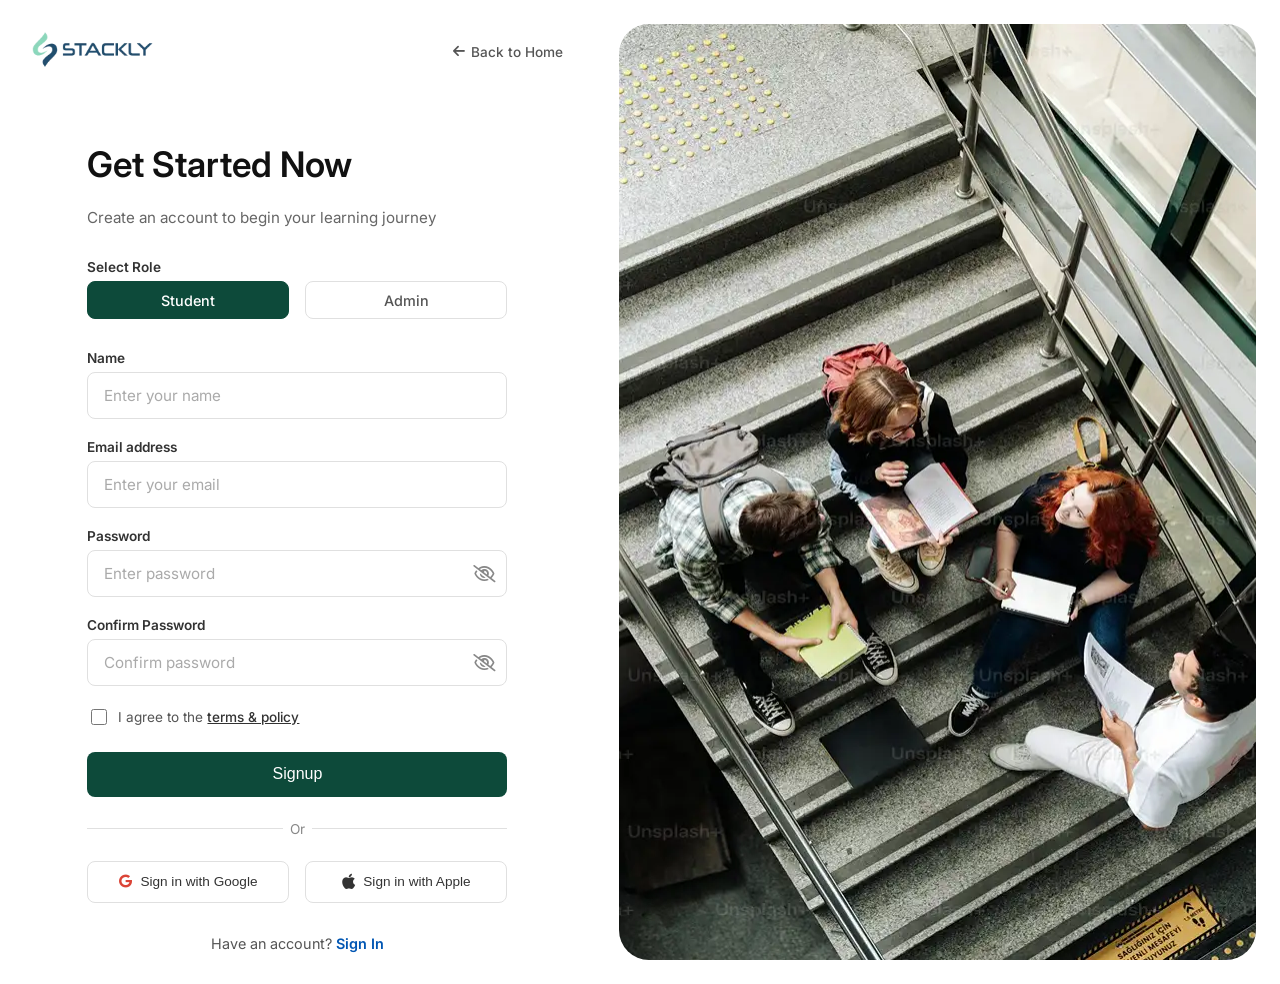
<file: signup.html>
<!DOCTYPE html>
<html lang="en">
<head>
  <meta charset="UTF-8">
  <meta name="viewport" content="width=device-width, initial-scale=1.0">
  <title>Sign Up - Stackly Online Education</title>
  <link rel="stylesheet" href="css/auth.css">
  <link rel="stylesheet" href="https://cdnjs.cloudflare.com/ajax/libs/font-awesome/6.6.0/css/all.min.css" />
  <link href="https://fonts.googleapis.com/css2?family=Inter:wght@400;500;600;700&display=swap" rel="stylesheet">
</head>
<body>
  <div class="auth-container">
    
    <!-- Left Side: Form -->
    <div class="auth-form-side">
      <div class="auth-header" style="display: flex; justify-content: space-between; align-items: center;">
        <a href="index.html" class="auth-logo">
          <img src="images/logo-stackly.webp" alt="Stackly Logo">
        </a>
        <a href="index.html" style="font-size: 0.85rem; color: #555; text-decoration: none; font-weight: 500; display: flex; align-items: center; gap: 0.4rem;">
          <i class="fa-solid fa-arrow-left"></i> Back to Home
        </a>
      </div>
      
      <div class="auth-content">
        <h1 class="auth-title">Get Started Now</h1>
        <p class="auth-subtitle">Create an account to begin your learning journey</p>

        <form id="signupForm">
          
          <div class="form-group">
            <label>Select Role</label>
            <div class="role-selector">
              <label class="role-label">
                <input type="radio" name="role" value="student" checked>
                <span class="role-btn">Student</span>
              </label>
              <label class="role-label">
                <input type="radio" name="role" value="admin">
                <span class="role-btn">Admin</span>
              </label>
            </div>
          </div>

          <div class="form-group">
            <label for="name">Name</label>
            <input type="text" id="name" name="name" placeholder="Enter your name" required pattern="[A-Za-z\s]+" title="Only letters and spaces allowed.">
          </div>

          <div class="form-group">
            <label for="email">Email address</label>
            <input type="email" id="email" name="email" placeholder="Enter your email" required>
          </div>

          <div class="form-group">
            <label for="password">Password</label>
            <input type="password" id="password" name="password" placeholder="Enter password" required 
                   pattern="(?=.*[A-Za-z])(?=.*\d)(?=.*[@$!%*#?&])[A-Za-z\d@$!%*#?&]{8,}" 
                   title="Must contain at least one letter, one number, one special character, and at least 8 or more characters">
            <button type="button" class="pwd-toggle" onclick="togglePassword('password', this)" aria-label="Toggle password visibility">
              <i class="fa-regular fa-eye-slash"></i>
            </button>
          </div>

          <div class="form-group">
            <label for="confirm_password">Confirm Password</label>
            <input type="password" id="confirm_password" name="confirm_password" placeholder="Confirm password" required>
            <button type="button" class="pwd-toggle" onclick="togglePassword('confirm_password', this)" aria-label="Toggle confirm password visibility">
              <i class="fa-regular fa-eye-slash"></i>
            </button>
            <div class="error-message" id="confirmPwdError">Passwords do not match!</div>
          </div>

          <div class="checkbox-group">
            <input type="checkbox" id="terms" name="terms" required>
            <label for="terms">I agree to the <a href="404.html">terms & policy</a></label>
          </div>

          <button type="submit" class="btn-submit">Signup</button>

          <div class="divider">Or</div>

          <div class="social-login">
            <button type="button" class="btn-social" onclick="window.location.href='404.html'">
              <i class="fa-brands fa-google" style="color:#DB4437;"></i> Sign in with Google
            </button>
            <button type="button" class="btn-social" onclick="window.location.href='404.html'">
              <i class="fa-brands fa-apple" style="font-size:1.1rem;"></i> Sign in with Apple
            </button>
          </div>

          <div class="auth-bottom">
            Have an account? <a href="login.html">Sign In</a>
          </div>
        </form>
      </div>
    </div>

    <!-- Right Side: Image -->
    <div class="auth-image-side">
      <div class="auth-image-wrapper">
        <img src="images/register.webp" alt="Students studying">
      </div>
    </div>

  </div>

  <script src="js/auth.js"></script>
  <script>
    // Toggle Password Visibility
    function togglePassword(inputId, btn) {
      const input = document.getElementById(inputId);
      const icon = btn.querySelector('i');
      if (input.type === 'password') {
        input.type = 'text';
        icon.classList.remove('fa-eye-slash');
        icon.classList.add('fa-eye');
      } else {
        input.type = 'password';
        icon.classList.remove('fa-eye');
        icon.classList.add('fa-eye-slash');
      }
    }

    // Validation: Confirm Password match
    const password = document.getElementById('password');
    const confirmPassword = document.getElementById('confirm_password');
    const confirmError = document.getElementById('confirmPwdError');

    function validatePassword() {
      if(password.value != confirmPassword.value) {
        confirmPassword.setCustomValidity("Passwords Don't Match");
        confirmError.style.display = "block";
      } else {
        confirmPassword.setCustomValidity('');
        confirmError.style.display = "none";
      }
    }
    password.onchange = validatePassword;
    confirmPassword.onkeyup = validatePassword;

    // Real-time name validation to prevent integers
    const nameInput = document.getElementById('name');
    nameInput.addEventListener('input', function() {
      this.value = this.value.replace(/[^A-Za-z\s]/g, '');
    });

    document.getElementById('signupForm').addEventListener('submit', function(e) {
      e.preventDefault();
      
      if(password.value !== confirmPassword.value) {
        return;
      }

      const name = document.getElementById('name').value;
      const email = document.getElementById('email').value;
      const role = document.querySelector('input[name="role"]:checked').value;
      
      if (typeof authSignup === 'function') {
        const res = authSignup(name, email, password.value, '', role);
        if (res.success) {
          window.location.href = 'login.html';
        }
      } else {
        alert('Signup success as ' + role);
        window.location.href = 'login.html';
      }
    });
  </script>
</body>
</html>
</file>
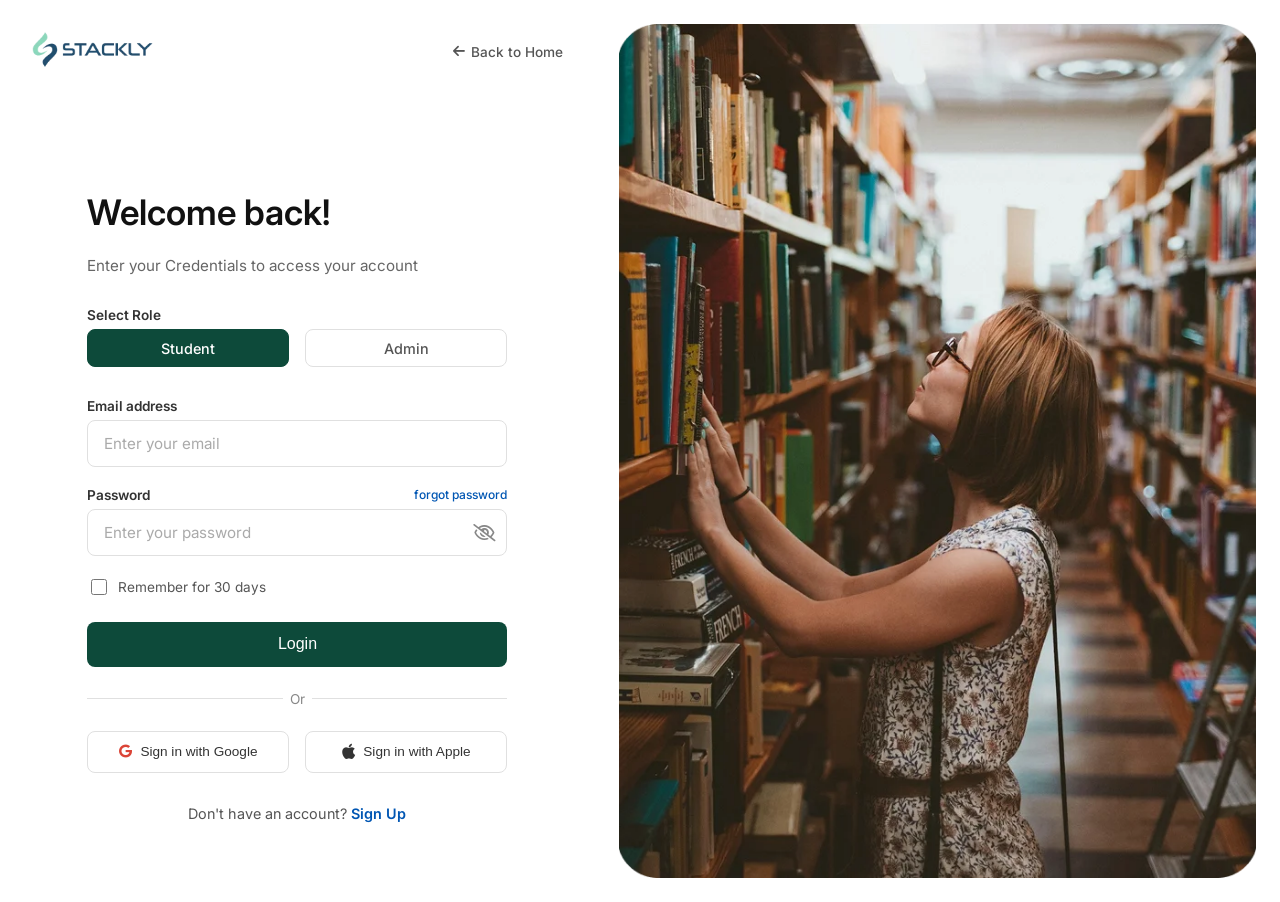
<file: students.html>
<!DOCTYPE html>
<html lang="en">
<head>
  <meta charset="UTF-8" />
  <meta name="viewport" content="width=device-width, initial-scale=1.0" />
  <title>Students - Admin Dashboard</title>
  <link rel="stylesheet" href="css/style.css" />
  <link rel="stylesheet" href="css/dashboard.css" />
  <link rel="stylesheet" href="https://cdnjs.cloudflare.com/ajax/libs/font-awesome/6.6.0/css/all.min.css" />
</head>
<body>

  <div class="dashboard-layout">
    <!-- SIDEBAR -->
    <aside class="dashboard-sidebar" id="dashSidebar">
      <div class="sidebar-header">
        <a href="index.html" class="sidebar-logo"><img src="images/logo-stackly.webp" alt="Logo" /></a>
        <button class="sidebar-close" id="sidebarClose"><svg viewBox="0 0 24 24" fill="none" stroke="currentColor" stroke-width="2"><line x1="18" y1="6" x2="6" y2="18"/><line x1="6" y1="6" x2="18" y2="18"/></svg></button>
      </div>
      <div class="sidebar-user">
        <div class="sidebar-user-avatar" id="sbAvatar">U</div>
        <div>
          <div class="sidebar-user-role" id="sb-role">Admin</div>
          <div class="sidebar-user-email" id="sb-email"></div>
        </div>
      </div>
      <nav class="sidebar-nav">
        <div class="nav-label">Main</div>
        <a href="dashboard.html" class="sidebar-link"><svg viewBox="0 0 24 24" fill="none" stroke="currentColor" stroke-width="2"><path d="M3 9l9-7 9 7v11a2 2 0 01-2 2H5a2 2 0 01-2-2z"/><polyline points="9 22 9 12 15 12 15 22"/></svg> Dashboard</a>
        <a href="analytics.html" class="sidebar-link" data-role="admin-only"><svg viewBox="0 0 24 24" fill="none" stroke="currentColor" stroke-width="2"><line x1="18" y1="20" x2="18" y2="10"/><line x1="12" y1="20" x2="12" y2="4"/><line x1="6" y1="20" x2="6" y2="14"/></svg> Analytics</a>
        <a href="students.html" class="sidebar-link active"><svg viewBox="0 0 24 24" fill="none" stroke="currentColor" stroke-width="2"><path d="M17 21v-2a4 4 0 00-4-4H5a4 4 0 00-4 4v2"/><circle cx="9" cy="7" r="4"/><path d="M23 21v-2a4 4 0 00-3-3.87"/><path d="M16 3.13a4 4 0 010 7.75"/></svg> Students</a>
        <div class="nav-label" style="margin-top:0.75rem;" data-role="admin-only">Administration</div>
        <a href="admin-courses.html" class="sidebar-link" data-role="admin-only"><svg viewBox="0 0 24 24" fill="none" stroke="currentColor" stroke-width="2"><path d="M4 19.5A2.5 2.5 0 016.5 17H20"/><path d="M6.5 2H20v20H6.5A2.5 2.5 0 014 19.5v-15A2.5 2.5 0 016.5 2z"/></svg> Courses</a>
        <a href="enrollments.html" class="sidebar-link"><svg viewBox="0 0 24 24" fill="none" stroke="currentColor" stroke-width="2"><path d="M22 11.08V12a10 10 0 11-5.93-9.14"/><polyline points="22 4 12 14.01 9 11.01"/></svg> Enrollments</a>
      </nav>
      <div class="sidebar-footer">
        <button onclick="window.location.href='login.html'" class="sidebar-link" style="width:100%;color:var(--danger);justify-content:center;border:1px solid rgba(239,68,68,0.2);"><svg viewBox="0 0 24 24" fill="none" stroke="currentColor" stroke-width="2"><path d="M9 21H5a2 2 0 01-2-2V5a2 2 0 012-2h4"/><polyline points="16 17 21 12 16 7"/><line x1="21" y1="12" x2="9" y2="12"/></svg> Logout</button>
      </div>
    </aside>

    <!-- MAIN -->
    <main class="dashboard-main">
      <header class="dashboard-topbar">
        <div style="display:flex;align-items:center;gap:1rem;">
          <button class="mobile-menu-btn" id="mobileMenuBtn"><svg viewBox="0 0 24 24" fill="none" stroke="currentColor" stroke-width="2"><line x1="3" y1="12" x2="21" y2="12"/><line x1="3" y1="6" x2="21" y2="6"/><line x1="3" y1="18" x2="21" y2="18"/></svg></button>
          <h1 class="dashboard-title">Students</h1>
        </div>
        <div class="topbar-right">
          <button onclick="window.location.href='404.html'" class="btn-primary" data-role="admin-only" style="font-size:0.82rem;padding:0.5rem 1rem;border-radius:var(--radius-sm);cursor:pointer;display:flex;align-items:center;gap:0.4rem;"><svg width="14" height="14" viewBox="0 0 24 24" fill="none" stroke="currentColor" stroke-width="2"><line x1="12" y1="5" x2="12" y2="19"/><line x1="5" y1="12" x2="19" y2="12"/></svg> Add Student</button>
          <div class="topbar-avatar" id="topbarAvatar" onclick="window.location.href='404.html'" style="cursor:pointer;">U</div>
        </div>
      </header>

      <div class="dashboard-content">

        <!-- Summary -->
        <div class="dash-stats-grid">
          <div class="dash-stat-card">
            <div class="dash-stat-icon" style="background:var(--warm-bg);color:var(--warm);"><svg width="22" height="22" viewBox="0 0 24 24" fill="none" stroke="currentColor" stroke-width="2"><path d="M17 21v-2a4 4 0 00-4-4H5a4 4 0 00-4 4v2"/><circle cx="9" cy="7" r="4"/></svg></div>
            <div class="dash-stat-info"><h4>Total Students</h4><div class="val">1,245</div></div>
          </div>
          <div class="dash-stat-card">
            <div class="dash-stat-icon" style="background:var(--success-bg);color:var(--success);"><svg width="22" height="22" viewBox="0 0 24 24" fill="none" stroke="currentColor" stroke-width="2"><path d="M22 11.08V12a10 10 0 11-5.93-9.14"/><polyline points="22 4 12 14.01 9 11.01"/></svg></div>
            <div class="dash-stat-info"><h4>Active</h4><div class="val">1,082</div></div>
          </div>
          <div class="dash-stat-card">
            <div class="dash-stat-icon" style="background:var(--warning-bg);color:var(--warning);"><svg width="22" height="22" viewBox="0 0 24 24" fill="none" stroke="currentColor" stroke-width="2"><circle cx="12" cy="12" r="10"/><line x1="12" y1="8" x2="12" y2="12"/><line x1="12" y1="16" x2="12.01" y2="16"/></svg></div>
            <div class="dash-stat-info"><h4>Inactive</h4><div class="val">163</div></div>
          </div>
        </div>

        <!-- Filter bar -->
        <div class="filter-bar">
          <div class="search-input">
            <svg viewBox="0 0 24 24" fill="none" stroke="currentColor" stroke-width="2"><circle cx="11" cy="11" r="8"/><line x1="21" y1="21" x2="16.65" y2="16.65"/></svg>
            <input type="text" placeholder="Search students..." onclick="window.location.href='404.html'" />
          </div>
          <select class="filter-select" onchange="window.location.href='404.html'">
            <option>All Status</option>
            <option>Active</option>
            <option>Inactive</option>
          </select>
          <select class="filter-select" onchange="window.location.href='404.html'">
            <option>Sort by Name</option>
            <option>Sort by Date</option>
            <option>Sort by Status</option>
          </select>
        </div>

        <!-- Table -->
        <div class="dash-panel">
          <div class="table-wrapper">
            <table>
              <thead>
                <tr>
                  <th>ID</th>
                  <th>Student</th>
                  <th>Email</th>
                  <th>Courses</th>
                  <th>Join Date</th>
                  <th>Status</th>
                  <th>Actions</th>
                </tr>
              </thead>
              <tbody id="students-list">
                <tr>
                  <td>#1001</td>
                  <td><strong>Alice Smith</strong></td>
                  <td>alice@example.com</td>
                  <td>3</td>
                  <td>Sep 15, 2026</td>
                  <td><span class="status-badge status-active">Active</span></td>
                  <td><button onclick="window.location.href='404.html'" style="border:none;background:none;color:var(--info);cursor:pointer;font-size:0.82rem;font-weight:600;">View</button></td>
                </tr>
                <tr>
                  <td>#1002</td>
                  <td><strong>Bob Jones</strong></td>
                  <td>bob@example.com</td>
                  <td>2</td>
                  <td>Sep 12, 2026</td>
                  <td><span class="status-badge status-active">Active</span></td>
                  <td><button onclick="window.location.href='404.html'" style="border:none;background:none;color:var(--info);cursor:pointer;font-size:0.82rem;font-weight:600;">View</button></td>
                </tr>
                <tr>
                  <td>#1003</td>
                  <td><strong>Charlie Brown</strong></td>
                  <td>charlie@example.com</td>
                  <td>1</td>
                  <td>Sep 10, 2026</td>
                  <td><span class="status-badge status-pending">Pending</span></td>
                  <td><button onclick="window.location.href='404.html'" style="border:none;background:none;color:var(--info);cursor:pointer;font-size:0.82rem;font-weight:600;">View</button></td>
                </tr>
                <tr>
                  <td>#1004</td>
                  <td><strong>Diana Ross</strong></td>
                  <td>diana@example.com</td>
                  <td>4</td>
                  <td>Sep 08, 2026</td>
                  <td><span class="status-badge status-active">Active</span></td>
                  <td><button onclick="window.location.href='404.html'" style="border:none;background:none;color:var(--info);cursor:pointer;font-size:0.82rem;font-weight:600;">View</button></td>
                </tr>
                <tr>
                  <td>#1005</td>
                  <td><strong>Evan Lee</strong></td>
                  <td>evan@example.com</td>
                  <td>2</td>
                  <td>Sep 05, 2026</td>
                  <td><span class="status-badge status-inactive">Inactive</span></td>
                  <td><button onclick="window.location.href='404.html'" style="border:none;background:none;color:var(--info);cursor:pointer;font-size:0.82rem;font-weight:600;">View</button></td>
                </tr>
              </tbody>
            </table>
          </div>
          <div class="pagination">
            <button class="active">1</button>
            <button onclick="window.location.href='404.html'">2</button>
            <button onclick="window.location.href='404.html'">3</button>
            <button onclick="window.location.href='404.html'">→</button>
          </div>
        </div>

      </div>
    </main>
  </div>

  <div id="toast-container" aria-live="polite"></div>
  <script src="js/auth.js"></script>
  <script src="js/main.js"></script>
  <script>
    if (authProtectRoute('student')) { }
    const menuBtn = document.getElementById('mobileMenuBtn');
    const sidebar = document.getElementById('dashSidebar');
    const closeBtn = document.getElementById('sidebarClose');
    if (menuBtn) menuBtn.addEventListener('click', () => sidebar.classList.add('open'));
    if (closeBtn) closeBtn.addEventListener('click', () => sidebar.classList.remove('open'));
  </script>
</body>
</html>
</file>
<file: css/style.css>
/* ============================================
   ONLINE EDUCATION PLATFORM
   ============================================ */

@import url('https://fonts.googleapis.com/css2?family=Inter:wght@300;400;500;600;700&display=swap');

:root {
  /* Colors based on screenshot */
  --topbar-bg: #1c1d24;
  --topbar-text: #a0a0a0;
  --yellow: #f8c125;
  --yellow-hover: #e0ac1a;
  --text-dark: #2b2b2b;
  --text-muted: #6b6b6b;
  --border-light: #e5e5e5;
  
  --font-main: 'Inter', sans-serif;
  --transition: all 0.3s ease;
  --radius: 8px;

  /* Primary — Navy Blue */
  --primary: #1a3c5e;
  --primary-light: #2a5a8a;
  --primary-lighter: #3a7ab8;
  --primary-dark: #0f2a42;
  --primary-bg: rgba(26, 60, 94, 0.06);

  /* Accent — Teal */
  --accent: #2cb5a0;
  --accent-light: #5dd9c5;
  --accent-dark: #1f9484;
  --accent-bg: rgba(44, 181, 160, 0.08);

  /* Warm — Amber */
  --warm: #e8a838;
  --warm-light: #f5c563;
  --warm-dark: #c98a1e;
  --warm-bg: rgba(232, 168, 56, 0.08);

  /* Backgrounds */
  --bg: #ffffff;
  --bg-subtle: #f8fafb;
  --bg-muted: #f1f5f9;
  --bg-dark: #0f172a;
  --bg-cream: #fdf8ef;

  /* Surfaces */
  --surface: #ffffff;
  --surface-raised: #ffffff;

  /* Text */
  --text: #1e293b;
  --text-secondary: #475569;
  --text-faint: #94a3b8;

  /* Borders */
  --border: #e2e8f0;
  --border-hover: #cbd5e1;

  /* Semantic */
  --success: #10b981;
  --success-bg: rgba(16, 185, 129, 0.08);
  --warning: #f59e0b;
  --warning-bg: rgba(245, 158, 11, 0.08);
  --danger: #ef4444;
  --danger-bg: rgba(239, 68, 68, 0.08);
  --info: #3b82f6;
  --info-bg: rgba(59, 130, 246, 0.08);

  /* Typography */
  --font-heading: 'Plus Jakarta Sans', 'Inter', sans-serif;

  /* Shadows */
  --shadow-xs: 0 1px 2px rgba(0, 0, 0, 0.04);
  --shadow-sm: 0 1px 3px rgba(0, 0, 0, 0.06), 0 1px 2px rgba(0, 0, 0, 0.04);
  --shadow-md: 0 4px 16px rgba(0, 0, 0, 0.06);
  --shadow-lg: 0 8px 32px rgba(0, 0, 0, 0.08);
  --shadow-xl: 0 20px 60px rgba(0, 0, 0, 0.1);

  /* Radii */
  --radius-sm: 0.5rem;
  --radius-md: 0.75rem;
  --radius-lg: 1rem;
  --radius-xl: 1.25rem;
  --radius-2xl: 1.5rem;
  --radius-full: 9999px;

  /* Transitions */
  --ease-out: cubic-bezier(0.22, 1, 0.36, 1);
  --ease-spring: cubic-bezier(0.34, 1.56, 0.64, 1);
}

* {
  margin: 0;
  padding: 0;
  box-sizing: border-box;
}

body {
  font-family: var(--font-main);
  color: var(--text-dark);
  background-color: #f9f9f9;
  line-height: 1.6;
}

a {
  text-decoration: none;
  color: inherit;
}

ul {
  list-style: none;
}

/* ============================================
   GLOBAL LAYOUT
   ============================================ */
.container {
  max-width: 1300px;
  margin: 0 auto;
  padding: 0 1rem;
}

/* ============================================
   HEADER STYLES (From Screenshot)
   ============================================ */

/* Topbar */
.topbar {
  background-color: var(--topbar-bg);
  color: var(--topbar-text);
  font-size: 0.85rem;
  padding: 0.5rem 0;
}

.topbar .container {
  display: flex;
  justify-content: space-between;
  align-items: center;
  max-width: 1300px;
  margin: 0 auto;
  padding: 0 1rem;
}

.topbar-left, .topbar-right {
  display: flex;
  align-items: center;
  gap: 1.5rem;
}

.topbar-item {
  display: flex;
  align-items: center;
  gap: 0.5rem;
}
.topbar-item.yellow {
  color: var(--yellow);
}

.topbar-divider {
  width: 1px;
  height: 16px;
  background-color: rgba(255,255,255,0.1);
}

.topbar-social {
  display: flex;
  align-items: center;
  gap: 0.75rem;
}
.topbar-social a:hover {
  color: #fff;
}

/* Main Header */
.main-header {
  background-color: #fff;
  border-bottom: 1px solid var(--border-light);
  padding: 1rem 0;
  position: -webkit-sticky;
  position: sticky;
  top: 0;
  z-index: 1000;
  transition: box-shadow 0.3s ease;
}
.main-header.scrolled {
  box-shadow: 0 4px 20px rgba(0,0,0,0.07);
}

.main-header .container {
  max-width: 1300px;
  margin: 0 auto;
  padding: 0 1rem;
  display: flex;
  justify-content: space-between;
  align-items: center;
}

.logo {
  display: flex;
  align-items: center;
  gap: 0.5rem;
  font-weight: 700;
  font-size: 1.5rem;
  color: var(--text-dark);
}
.logo img {
  height: 40px;
  display: block;
}

.nav-menu {
  display: flex;
  align-items: center;
  gap: 2rem;
}

.nav-menu > li > a {
  font-weight: 600;
  font-size: 0.95rem;
  display: flex;
  align-items: center;
  gap: 0.25rem;
  transition: var(--transition);
}

.nav-menu > li > a:hover {
  color: var(--yellow);
}

/* Categories Dropdown */
.categories-btn {
  display: flex;
  align-items: center;
  gap: 0.5rem;
  border: 1px solid var(--border-light);
  padding: 0.6rem 1rem;
  border-radius: var(--radius);
  font-weight: 500;
  color: var(--text-muted);
  cursor: pointer;
}

/* Search Bar */
.header-search {
  display: flex;
  align-items: center;
  border: 1px solid var(--border-light);
  border-radius: var(--radius);
  padding: 0.4rem 1rem;
  width: 250px;
}
.header-search input {
  border: none;
  outline: none;
  width: 100%;
  font-family: inherit;
  font-size: 0.9rem;
}
.header-search i {
  color: var(--text-muted);
}

/* Header Right Actions */
.header-actions {
  display: flex;
  align-items: center;
  gap: 1.5rem;
}

.cart-icon {
  position: relative;
  cursor: pointer;
  display: flex;
  align-items: center;
}
.cart-icon svg {
  width: 24px;
  height: 24px;
}
.cart-badge {
  position: absolute;
  top: -8px;
  right: -8px;
  background-color: #0c4d44; /* Dark green from screenshot */
  color: #fff;
  font-size: 0.7rem;
  font-weight: 700;
  padding: 2px 6px;
  border-radius: 10px;
}

/* Button */
.btn-primary {
  background-color: var(--yellow);
  color: var(--text-dark);
  font-weight: 600;
  padding: 0.7rem 1.5rem;
  border-radius: var(--radius);
  display: inline-flex;
  align-items: center;
  gap: 0.5rem;
  transition: var(--transition);
  border: none;
  cursor: pointer;
}
.btn-primary:hover {
  background-color: var(--yellow-hover);
}

/* Mobile Menu Toggle */
.mobile-menu-toggle {
  display: none;
  font-size: 1.5rem;
  cursor: pointer;
  background: transparent;
  border: none;
  color: var(--text-dark);
  padding: 0.5rem;
}

/* Mobile Nav */
.mobile-nav {
  display: none;
  flex-direction: column;
  background: #fff;
  padding: 1rem;
  border-top: 1px solid #eee;
  box-shadow: 0 4px 10px rgba(0,0,0,0.05);
}
.mobile-nav.open {
  display: flex;
}
.mobile-nav a {
  padding: 0.75rem 1rem;
  color: var(--text-dark);
  font-weight: 500;
  border-bottom: 1px solid #f5f5f5;
}
.mobile-nav a:last-child {
  border-bottom: none;
}

/* ============================================
   RESPONSIVE HEADER
   ============================================ */
@media (max-width: 1024px) {
  .nav-menu {
    gap: 1rem;
  }
  .header-search {
    width: 180px;
  }
}

@media (max-width: 860px) {
  /* The new wrapper keeps both bars stacked perfectly */
  .header-wrapper {
    position: fixed;
    top: 0;
    left: 0;
    right: 0;
    width: 100%;
    z-index: 1001;
    background-color: #fff;
    box-shadow: 0 4px 20px rgba(0,0,0,0.07);
  }

  /* Compact topbar — single row, keep it visible! */
  .topbar {
    display: block;
    padding: 0.3rem 0;
    /* Static positioning inside wrapper */
    position: relative;
    z-index: 2;
  }
  .topbar .container {
    flex-wrap: nowrap;
    gap: 0.5rem;
    overflow: hidden;
  }
  .topbar-left {
    display: none;
  }
  .topbar-right {
    width: 100%;
    justify-content: space-between;
    flex-wrap: nowrap;
    gap: 0.5rem;
    min-width: 0;
  }
  .topbar-right > span {
    display: none;
  }
  .topbar-divider {
    display: none;
  }

  .nav-menu, .header-search, .categories-btn, .header-actions .btn-primary {
    display: none;
  }
  .mobile-menu-toggle {
    display: block;
  }

  /* Header flows naturally below topbar inside wrapper */
  .main-header {
    position: relative;
    z-index: 1;
    border-bottom: none;
  }
  /* Remove scroll shadow from main-header since wrapper has it */
  .main-header.scrolled {
    box-shadow: none;
  }

  /* Push body below header wrapper */
  body {
    padding-top: 110px; /* ~38px topbar + 72px header */
  }

  /* Mobile nav dropdown */
  .mobile-nav {
    position: fixed;
    top: 110px;
    left: 0;
    right: 0;
    z-index: 999;
    overflow-y: auto;
    background: #fff;
    max-height: calc(100vh - 110px);
  }
}






/* ============================================
   CONTENT SECTIONS
   ============================================ */
.section-pad {
  padding: 4rem 1rem;
  text-align: center;
}
.hero {
  background-color: #fff;
  padding: 6rem 1rem;
  text-align: center;
  margin-bottom: 2rem;
}
.hero h1 {
  font-size: 2.5rem;
  margin-bottom: 1rem;
}
.hero p {
  color: var(--text-muted);
  max-width: 600px;
  margin: 0 auto;
}

/* Forms (Login/Signup) */
.auth-wrapper {
  display: flex;
  align-items: center;
  justify-content: center;
  min-height: calc(100vh - 150px);
  padding: 2rem 1rem;
}
.auth-card {
  background: #fff;
  padding: 2.5rem;
  border-radius: 12px;
  width: 100%;
  max-width: 450px;
  box-shadow: 0 4px 20px rgba(0,0,0,0.05);
}
.auth-card h2 {
  text-align: center;
  margin-bottom: 1.5rem;
}
.form-group {
  margin-bottom: 1.25rem;
}
.form-group label {
  display: block;
  font-size: 0.9rem;
  font-weight: 500;
  margin-bottom: 0.5rem;
}
.form-control {
  width: 100%;
  padding: 0.75rem 1rem;
  border: 1px solid var(--border-light);
  border-radius: var(--radius);
  outline: none;
  font-family: inherit;
}
.form-control:focus {
  border-color: var(--yellow);
}
.btn-block {
  width: 100%;
  justify-content: center;
}
.auth-links {
  text-align: center;
  margin-top: 1.5rem;
  font-size: 0.9rem;
}
.auth-links a {
  color: var(--yellow-hover);
  font-weight: 600;
}

/* ============================================
   BACKOFFICE / DASHBOARD
   (Styles are now in dashboard.css)
   ============================================ */
.dashboard-layout {
  min-height: 100vh;
}


/* Tables */
.data-table-wrapper {
  background: #fff;
  border-radius: var(--radius);
  padding: 1.5rem;
  box-shadow: 0 2px 10px rgba(0,0,0,0.03);
  overflow-x: auto;
}
.data-table {
  width: 100%;
  border-collapse: collapse;
}
.data-table th, .data-table td {
  padding: 1rem;
  text-align: left;
  border-bottom: 1px solid var(--border-light);
}
.data-table th {
  font-weight: 600;
  color: var(--text-muted);
  background-color: #fafafa;
}

/* Toasts */
#toast-container {
  position: fixed;
  bottom: 2rem;
  right: 2rem;
  z-index: 9999;
  display: flex;
  flex-direction: column;
  gap: 0.5rem;
}
.toast {
  background: #fff;
  color: var(--text-dark);
  padding: 1rem 1.5rem;
  border-radius: var(--radius);
  box-shadow: 0 4px 15px rgba(0,0,0,0.1);
  display: flex;
  align-items: center;
  gap: 0.75rem;
  font-weight: 500;
  border-left: 4px solid var(--yellow);
}
.toast-error { border-left-color: #ef4444; }
.toast-success { border-left-color: #10b981; }
</file>
<file: css/home.css>
/* ============================================
   HOME.CSS — Home Page Sections
   ============================================ */

/* ---------- Mobile Nav ---------- */
.mobile-nav {
  display: none;
  flex-direction: column;
  padding: 1rem 1.5rem 1.5rem;
  border-top: 1px solid var(--border-light);
  background: #fff;
  gap: 0.75rem;
}
.mobile-nav.open { display: flex; }
.mobile-nav a {
  font-weight: 600;
  color: var(--text-dark);
  padding: 0.4rem 0;
  border-bottom: 1px solid #f5f5f5;
}
.main-header {
  position: sticky;
  top: 0;
  z-index: 1000;
  transition: box-shadow 0.3s ease;
}
.main-header.scrolled {
  box-shadow: 0 4px 20px rgba(0,0,0,0.07);
}
.nav-active { color: var(--yellow-hover) !important; }

/* ---------- HERO SECTION ---------- */
.hero-section {
  background-color: #0d4a3a;
  background-image: radial-gradient(ellipse at 80% 50%, rgba(20,80,60,0.6) 0%, transparent 70%);
  min-height: 420px;
  position: relative;
  overflow: hidden;
  padding: 60px 0 0;
  display: flex;
  align-items: flex-end;
}

/* Dot patterns */
.hero-dots {
  position: absolute;
  width: 160px;
  height: 160px;
  background-image: radial-gradient(circle, rgba(255,255,255,0.25) 1.5px, transparent 1.5px);
  background-size: 14px 14px;
}
.hero-dots-tl { top: 20px; left: 20px; }
.hero-dots-bl { bottom: 20px; left: 20px; }
.hero-circle-bg {
  position: absolute;
  top: 50%;
  left: 50%;
  transform: translate(-50%, -50%);
  width: 480px;
  height: 480px;
  border-radius: 50%;
  background-color: #115340;
  background-image: repeating-linear-gradient(
    45deg,
    #7ba732 0px,
    #7ba732 6px,
    transparent 6px,
    transparent 20px
  );
  z-index: -1;
}

.hero-inner {
  display: flex;
  align-items: flex-end;
  justify-content: space-between;
  gap: 2rem;
  width: 100%;
  max-width: 1300px;
  margin: 0 auto;
  padding: 0 1.5rem;
}

/* Left Content */
.hero-content {
  flex: 1;
  color: #fff;
  padding-bottom: 60px;
  z-index: 2;
}
.hero-title {
  font-family: 'Inter', sans-serif;
  font-size: clamp(2rem, 4vw, 3rem);
  font-weight: 800;
  line-height: 1.2;
  margin-bottom: 1rem;
}
.hero-highlight {
  position: relative;
  color: #fff;
  z-index: 1;
}
.hero-highlight::after {
  content: '';
  position: absolute;
  bottom: 2px;
  left: -2px;
  width: calc(100% + 4px);
  height: 12px;
  background: var(--yellow);
  border-radius: 0;
  z-index: -1;
  opacity: 0.9;
  transform: rotate(-1deg);
}
.hero-sub {
  font-size: 0.92rem;
  color: rgba(255,255,255,0.75);
  max-width: 360px;
  line-height: 1.7;
  margin-bottom: 2rem;
}
.hero-cta {
  display: inline-flex;
  align-items: center;
  gap: 0.5rem;
  background: var(--yellow);
  color: #1a1a1a;
  font-weight: 700;
  padding: 0.8rem 1.75rem;
  border-radius: 6px;
  transition: background 0.2s;
  margin-bottom: 2.5rem;
}
.hero-cta:hover { background: var(--yellow-hover); }

/* Stats badge */
.hero-stats-badge {
  display: inline-flex;
  align-items: center;
  gap: 0.75rem;
  background: rgba(255,255,255,0.12);
  backdrop-filter: blur(8px);
  border-radius: 50px;
  padding: 0.6rem 1.25rem;
}
.hero-stat-icon {
  width: 40px;
  height: 40px;
  border-radius: 50%;
  background: var(--yellow);
  display: flex;
  align-items: center;
  justify-content: center;
  color: #1a1a1a;
}
.hero-stat-num { font-size: 1.3rem; font-weight: 800; color: #fff; }
.hero-stat-label { font-size: 0.78rem; color: rgba(255,255,255,0.7); }

/* Right Image */
.hero-image-wrap {
  position: relative;
  flex-shrink: 0;
  width: 380px;
  z-index: 2;
}
.hero-student-img {
  width: 100%;
  height: auto;
  max-height: 520px;
  object-fit: cover;
  object-position: top;
  border-radius: 0;
  display: block;
  position: relative;
  z-index: 2;
}

/* Floating card */
.hero-float-card {
  position: absolute;
  background: #fff;
  border-radius: 12px;
  padding: 0.75rem 1.25rem;
  display: flex;
  align-items: center;
  gap: 0.75rem;
  box-shadow: 0 8px 30px rgba(0,0,0,0.12);
  z-index: 10;
}
.card-top-right {
  top: 40%;
  right: -40px;
}
.card-bottom-left {
  bottom: 5%;
  left: -40px;
}
.hero-float-icon {
  width: 44px;
  height: 44px;
  display: flex;
  align-items: center;
  justify-content: center;
}
.card-top-right .hero-float-icon {
  border-radius: 10px;
  background: #0d4a3a;
  color: #fff;
}
.card-bottom-left .hero-float-icon {
  border-radius: 50%;
  background: var(--yellow);
  color: #1a1a1a;
}
.hero-float-label { font-size: 0.75rem; color: var(--text-muted); }
.hero-float-num { font-size: 1.5rem; font-weight: 800; color: var(--text-dark); }

/* ---------- CATEGORIES SECTION ---------- */
.categories-section {
  padding: 5rem 0 3rem;
  background: #fff;
}
.section-tag-wrap {
  text-align: center;
  margin-bottom: 1rem;
}
.section-tag {
  display: inline-block;
  border: 1px solid #d4e8d4;
  color: #4a7c59;
  font-size: 0.82rem;
  font-weight: 600;
  padding: 0.3rem 1rem;
  border-radius: 20px;
  background: rgba(200,230,200,0.15);
}
.section-title-lg {
  font-family: 'Inter', sans-serif;
  font-size: clamp(1.6rem, 3vw, 2.25rem);
  font-weight: 800;
  text-align: center;
  color: #1a1a1a;
  line-height: 1.3;
  margin-bottom: 2.5rem;
}
.section-title-lg.text-center { text-align: center; }
.title-strikethrough {
  position: relative;
  display: inline-block;
}
.title-strikethrough::after {
  content: '';
  position: absolute;
  bottom: 6px;
  left: 0;
  width: 100%;
  height: 3px;
  background: var(--yellow);
  border-radius: 2px;
}
.title-underline {
  position: relative;
  color: var(--yellow-hover);
}
.title-underline::after {
  content: '';
  position: absolute;
  bottom: -4px;
  left: 0;
  width: 100%;
  height: 3px;
  background: var(--yellow);
  border-radius: 2px;
}

.categories-grid {
  display: grid;
  grid-template-columns: repeat(4, 1fr);
  gap: 1.25rem;
  max-width: 860px;
  margin: 0 auto;
}
.cat-card {
  display: flex;
  flex-direction: column;
  align-items: center;
  justify-content: center;
  gap: 0.75rem;
  padding: 1.75rem 1rem;
  border-radius: 12px;
  border: 1.5px solid transparent;
  cursor: pointer;
  transition: all 0.25s ease;
  font-size: 0.88rem;
  font-weight: 600;
  color: var(--text-dark);
  text-align: center;
  background: #f9fafb;
}
.cat-card:hover { transform: translateY(-4px); box-shadow: 0 8px 24px rgba(0,0,0,0.08); }
.cat-card-icon {
  width: 52px;
  height: 52px;
  border-radius: 10px;
  display: flex;
  align-items: center;
  justify-content: center;
  font-size: 1.4rem;
}
/* Colors */
.cat-card--blue .cat-card-icon { background: #e8f0fe; color: #3b6fe0; }
.cat-card--yellow { background: var(--yellow); color: #1a1a1a; border-color: var(--yellow); }
.cat-card--yellow .cat-card-icon { background: rgba(0,0,0,0.1); color: #1a1a1a; }
.cat-card--pink .cat-card-icon { background: #fee2e2; color: #e05252; }
.cat-card--lightblue .cat-card-icon { background: #dbeafe; color: #3b82f6; }
.cat-card--lavender .cat-card-icon { background: #ede9fe; color: #7c3aed; }
.cat-card--green .cat-card-icon { background: #d1fae5; color: #059669; }
.cat-card--orange .cat-card-icon { background: #ffedd5; color: #ea580c; }
.cat-card--hotpink .cat-card-icon { background: #fce7f3; color: #db2777; }

/* ---------- STATS BAR ---------- */
.stats-bar {
  background: #0d4a3a;
  padding: 2rem 0;
}
.stats-bar-inner {
  display: flex;
  align-items: center;
  justify-content: space-around;
  flex-wrap: wrap;
  gap: 1.5rem;
}
.stat-item {
  display: flex;
  align-items: center;
  gap: 1rem;
  color: #fff;
}
.stat-item i {
  font-size: 2rem;
  color: rgba(255,255,255,0.7);
}
.stat-item strong {
  display: block;
  font-size: 1.5rem;
  font-weight: 800;
}
.stat-item span {
  font-size: 0.82rem;
  color: rgba(255,255,255,0.65);
}
.stat-divider {
  width: 1px;
  height: 50px;
  background: rgba(255,255,255,0.15);
}

/* ---------- ABOUT SECTION ---------- */
.about-section {
  padding: 5rem 0 3rem;
  background: #fff;
  position: relative;
  overflow: hidden;
}
.about-inner {
  display: grid;
  grid-template-columns: 1fr 1fr;
  gap: 4rem;
  align-items: center;
}
.about-images {
  position: relative;
  height: 440px;
}
.about-img-main {
  position: absolute;
  left: 0;
  bottom: 0;
  width: 55%;
  height: 90%;
  border-radius: 16px;
  overflow: hidden;
  box-shadow: 0 10px 30px rgba(0,0,0,0.12);
}
.about-img-main img { width: 100%; height: 100%; object-fit: cover; object-position: top; }
.about-img-overlay {
  position: absolute;
  right: 0;
  top: 0;
  width: 58%;
  height: 65%;
  border-radius: 16px;
  overflow: hidden;
  box-shadow: 0 10px 30px rgba(0,0,0,0.14);
}
.about-img-overlay img { width: 100%; height: 100%; object-fit: cover; }

/* Play button */
.play-btn {
  position: absolute;
  top: 50%;
  left: 50%;
  transform: translate(-50%, -50%);
  width: 52px;
  height: 52px;
  background: rgba(255,255,255,0.92);
  border-radius: 50%;
  display: flex;
  align-items: center;
  justify-content: center;
  color: #0d4a3a;
  font-size: 1rem;
  cursor: pointer;
  box-shadow: 0 4px 16px rgba(0,0,0,0.2);
  transition: transform 0.2s;
}
.play-btn:hover { transform: translate(-50%,-50%) scale(1.1); }

/* Experience badge */
.experience-badge {
  position: absolute;
  bottom: 0;
  left: 0;
  background: #1a1a2e;
  color: #fff;
  border-radius: 0 0 0 16px;
  padding: 0.75rem 1.25rem;
  display: flex;
  align-items: center;
  gap: 0.5rem;
}
.exp-num { font-size: 1.8rem; font-weight: 900; color: var(--yellow); }
.exp-label { font-size: 0.78rem; color: rgba(255,255,255,0.7); line-height: 1.3; }

/* Decorative dots on about */
.about-dot-yellow {
  position: absolute;
  bottom: 40px;
  left: 55%;
  width: 60px;
  height: 60px;
  border-radius: 50%;
  background: var(--yellow);
  opacity: 0.5;
  z-index: 0;
}
.about-dot-purple {
  position: absolute;
  top: 30px;
  left: 30px;
  width: 30px;
  height: 30px;
  border-radius: 50%;
  background: #7c3aed;
  opacity: 0.35;
  z-index: 0;
}

/* About Content */
.about-content { display: flex; flex-direction: column; gap: 1.25rem; align-items: flex-start; }
.section-title-lg.left { text-align: left; margin-bottom: 0; font-size: 2rem; }
.about-desc { color: var(--text-muted); line-height: 1.8; font-size: 0.95rem; }
.about-features {
  display: grid;
  grid-template-columns: 1fr 1fr;
  gap: 0.75rem;
  width: 100%;
}
.feature-item {
  display: flex;
  align-items: center;
  gap: 0.6rem;
  font-weight: 600;
  font-size: 0.95rem;
}
.about-cta {
  display: inline-flex;
  align-items: center;
  gap: 0.5rem;
  background: #0d4a3a;
  color: #fff;
  font-weight: 700;
  padding: 0.8rem 1.75rem;
  border-radius: 6px;
  transition: background 0.2s;
  align-self: flex-start;
}
.about-cta:hover { background: #0b3d30; }

.wave-dots-wrap {
  display: flex;
  justify-content: center;
  margin-top: 1rem;
  opacity: 0.5;
}

/* ---------- COURSES SECTION ---------- */
.courses-section {
  padding: 5rem 0;
  background: #f6f8f9;
}
.course-tabs {
  display: flex;
  align-items: center;
  justify-content: center;
  gap: 0;
  margin-bottom: 2.5rem;
  border-bottom: 2px solid #e5e5e5;
}
.course-tab {
  background: none;
  border: none;
  padding: 0.75rem 1.5rem;
  font-weight: 600;
  font-size: 0.95rem;
  color: var(--text-muted);
  cursor: pointer;
  border-bottom: 2px solid transparent;
  margin-bottom: -2px;
  transition: all 0.2s;
}
.course-tab.active {
  color: var(--text-dark);
  border-bottom-color: var(--text-dark);
}
.course-tab:hover { color: var(--text-dark); }

.courses-grid {
  display: grid;
  grid-template-columns: repeat(3, 1fr);
  gap: 1.5rem;
}
.course-card {
  background: #fff;
  border-radius: 14px;
  overflow: hidden;
  box-shadow: 0 2px 12px rgba(0,0,0,0.05);
  transition: all 0.3s ease;
  display: flex;
  flex-direction: column;
}
.course-card:hover {
  transform: translateY(-5px);
  box-shadow: 0 12px 35px rgba(0,0,0,0.1);
}
.course-img-wrap {
  position: relative;
  height: 200px;
  overflow: hidden;
}
.course-img-wrap img {
  width: 100%;
  height: 100%;
  object-fit: cover;
  transition: transform 0.4s ease;
}
.course-card:hover .course-img-wrap img { transform: scale(1.05); }
.course-badge {
  position: absolute;
  top: 12px;
  left: 12px;
  color: #fff;
  font-size: 0.75rem;
  font-weight: 700;
  padding: 0.3rem 0.75rem;
  border-radius: 4px;
}
.course-bookmark {
  position: absolute;
  top: 10px;
  right: 12px;
  width: 34px;
  height: 34px;
  border-radius: 50%;
  background: rgba(255,255,255,0.9);
  border: none;
  display: flex;
  align-items: center;
  justify-content: center;
  cursor: pointer;
  color: var(--text-muted);
  font-size: 0.9rem;
  transition: all 0.2s;
}
.course-bookmark:hover { color: var(--yellow-hover); }
.course-body { padding: 1.25rem; display: flex; flex-direction: column; flex: 1; }
.course-instructor {
  display: flex;
  align-items: center;
  gap: 0.5rem;
  margin-bottom: 0.75rem;
  font-size: 0.88rem;
}
.instructor-avatar {
  width: 30px;
  height: 30px;
  border-radius: 50%;
  background: #0d4a3a;
  color: #fff;
  display: flex;
  align-items: center;
  justify-content: center;
  font-weight: 700;
  font-size: 0.8rem;
  flex-shrink: 0;
}
.course-price-old {
  color: var(--text-muted);
  text-decoration: line-through;
  margin-left: auto;
  font-size: 0.82rem;
}
.course-price { color: var(--yellow-hover); font-weight: 800; font-size: 1rem; }
.course-title {
  font-size: 1rem;
  font-weight: 700;
  color: var(--text-dark);
  margin-bottom: 0.6rem;
  line-height: 1.4;
}
.course-rating {
  display: flex;
  align-items: center;
  gap: 0.5rem;
  margin-bottom: 0.75rem;
  font-size: 0.8rem;
  margin-top: auto;
}
.stars { color: #f8c125; font-size: 0.95rem; letter-spacing: 1px; }
.rating-label { color: var(--text-muted); }
.course-meta {
  display: flex;
  align-items: center;
  gap: 0.75rem;
  font-size: 0.82rem;
  color: var(--text-muted);
  padding: 0.75rem 0;
  border-top: 1px solid var(--border-light);
  margin-bottom: 1rem;
}
.meta-divider { color: var(--border-light); }
.course-preview-btn {
  display: flex;
  align-items: center;
  justify-content: center;
  gap: 0.5rem;
  width: 100%;
  padding: 0.75rem;
  background: #1a1a2e;
  color: #fff;
  border-radius: 8px;
  font-weight: 600;
  font-size: 0.88rem;
  transition: background 0.2s;
}
.course-preview-btn:hover { background: #0d4a3a; }

/* ---------- CONTACT CTA ---------- */
.contact-cta-section {
  padding: 2rem 0 4rem;
  background: #f6f8f9;
}
.contact-cta-card {
  background: #0d4a3a;
  border-radius: 16px;
  padding: 2.5rem 3rem;
  display: flex;
  align-items: center;
  justify-content: center;
  gap: 3rem;
  max-width: 700px;
  margin: 0 auto;
  box-shadow: 0 10px 40px rgba(13,74,58,0.2);
}
.contact-cta-side {
  display: flex;
  align-items: center;
  gap: 1rem;
  color: #fff;
}
.contact-cta-side i { font-size: 1.5rem; color: rgba(255,255,255,0.7); }
.cta-label { font-size: 0.8rem; color: rgba(255,255,255,0.6); margin-bottom: 0.2rem; }
.cta-value { font-size: 1rem; font-weight: 700; color: #fff; }
.contact-cta-divider {
  display: flex;
  flex-direction: column;
  align-items: center;
  gap: 0.5rem;
  color: rgba(255,255,255,0.4);
  font-size: 0.85rem;
}
.cta-vertical-line { width: 1px; height: 24px; background: rgba(255,255,255,0.2); }

/* ---------- PARTNERS SECTION ---------- */
.partners-section {
  padding: 4rem 0;
  background: #fff;
}
.partners-grid {
  display: grid;
  grid-template-columns: repeat(4, 1fr);
  gap: 0;
  border: 1px solid #e8eae8;
  border-radius: 16px;
  overflow: hidden;
  max-width: 860px;
  margin: 0 auto;
}
.partner-item {
  display: flex;
  align-items: center;
  justify-content: center;
  padding: 2rem 1rem;
  border-right: 1px solid #e8eae8;
  border-bottom: 1px solid #e8eae8;
  transition: background 0.2s;
}
.partner-item:nth-child(4n) { border-right: none; }
.partner-item:nth-child(n+5) { border-bottom: none; }
.partner-item:hover { background: #f9fafb; }
.partner-placeholder {
  display: flex;
  flex-direction: column;
  align-items: center;
  gap: 0.4rem;
  font-size: 0.78rem;
  font-weight: 600;
  color: var(--text-muted);
}

/* ---------- TESTIMONIALS SECTION ---------- */
.testimonials-section {
  padding: 5rem 0;
  background: #fff;
  position: relative;
  overflow: hidden;
}
.testimonial-slider-wrap {
  display: flex;
  align-items: center;
  gap: 1.5rem;
  max-width: 860px;
  margin: 0 auto;
}
.testimonial-arrow {
  width: 44px;
  height: 44px;
  border-radius: 50%;
  border: 1.5px solid #e5e5e5;
  background: #fff;
  display: flex;
  align-items: center;
  justify-content: center;
  color: var(--text-muted);
  cursor: pointer;
  flex-shrink: 0;
  transition: all 0.2s;
}
.testimonial-arrow:hover { border-color: var(--text-dark); color: var(--text-dark); }

.testimonials-track { flex: 1; position: relative; min-height: 240px; }
.testimonial-card {
  display: none;
  background: #fff;
  border-radius: 16px;
  box-shadow: 0 4px 30px rgba(0,0,0,0.06);
  border: 1px solid #f0f0f0;
  padding: 2rem;
  flex-direction: row;
  gap: 2rem;
  align-items: center;
}
.testimonial-card.active { display: flex; }
.testimonial-img-wrap {
  width: 190px;
  height: 210px;
  border-radius: 12px;
  overflow: hidden;
  flex-shrink: 0;
}
.testimonial-img-wrap img { width: 100%; height: 100%; object-fit: cover; }
.testimonial-content { flex: 1; }
.testimonial-quote-icon {
  font-size: 3rem;
  color: #e5e5e5;
  line-height: 1;
  font-family: Georgia, serif;
  margin-bottom: 0.5rem;
}
.testimonial-text {
  font-size: 0.95rem;
  color: var(--text-muted);
  line-height: 1.8;
  margin-bottom: 1.5rem;
}
.testimonial-author {
  display: flex;
  align-items: center;
  justify-content: space-between;
}
.testimonial-author strong { display: block; font-size: 1rem; color: var(--text-dark); }
.testimonial-author span { font-size: 0.82rem; color: var(--text-muted); }
.testimonial-brand {
  display: flex;
  align-items: center;
  gap: 0.4rem;
  font-size: 1rem;
  font-weight: 800;
  color: #2980b9;
}

/* Decorative glows */
.testimonial-glow-teal {
  position: absolute;
  bottom: -60px;
  left: -60px;
  width: 220px;
  height: 220px;
  border-radius: 50%;
  background: rgba(13,74,58,0.12);
  filter: blur(40px);
  pointer-events: none;
}
.testimonial-glow-yellow {
  position: absolute;
  bottom: -40px;
  right: -40px;
  width: 180px;
  height: 180px;
  border-radius: 50%;
  background: rgba(248,193,37,0.12);
  filter: blur(40px);
  pointer-events: none;
}

/* ---------- FOOTER ---------- */
.site-footer {
  background: #111827;
  color: rgba(255,255,255,0.7);
  padding: 3.5rem 0 0;
}
.footer-inner {
  display: grid;
  grid-template-columns: 2fr 1fr 1fr 1.5fr;
  gap: 2.5rem;
  padding-bottom: 2.5rem;
  border-bottom: 1px solid rgba(255,255,255,0.08);
}
.footer-brand p { font-size: 0.88rem; margin-top: 1rem; line-height: 1.7; }
.footer-links { display: flex; flex-direction: column; gap: 0.6rem; }
.footer-links h4, .footer-contact h4 {
  color: #fff;
  font-size: 1rem;
  margin-bottom: 0.5rem;
}
.footer-links a { font-size: 0.88rem; transition: color 0.2s; }
.footer-links a:hover { color: var(--yellow); }
.footer-contact { display: flex; flex-direction: column; gap: 0.6rem; font-size: 0.88rem; }
.footer-contact p { display: flex; align-items: center; gap: 0.5rem; }
.footer-social { display: flex; gap: 0.75rem; margin-top: 0.5rem; }
.footer-social a {
  width: 34px; height: 34px;
  border-radius: 50%;
  border: 1px solid rgba(255,255,255,0.15);
  display: flex; align-items: center; justify-content: center;
  font-size: 0.8rem;
  transition: all 0.2s;
}
.footer-social a:hover { background: var(--yellow); border-color: var(--yellow); color: #1a1a1a; }
.footer-bottom {
  text-align: center;
  padding: 1.25rem 0;
  font-size: 0.82rem;
  color: rgba(255,255,255,0.4);
}

/* ============================================
   RESPONSIVE STYLES
   ============================================ */
@media (max-width: 1024px) {
  .hero-image-wrap { width: 300px; }
  .categories-grid { grid-template-columns: repeat(3, 1fr); }
  .courses-grid { grid-template-columns: repeat(2, 1fr); }
  .footer-inner { grid-template-columns: 1fr 1fr; }
}

@media (max-width: 860px) {
  .hero-section { flex-direction: column; padding-bottom: 0; }
  .hero-inner { flex-direction: column; align-items: flex-start; }
  .hero-image-wrap { width: 100%; }
  .hero-student-img { height: 300px; }
  .card-top-right { right: 10px; top: 10px; }
  .card-bottom-left { left: 10px; bottom: 10px; }
  .hero-circle-bg { width: 300px; height: 300px; }
  .categories-grid { grid-template-columns: repeat(2, 1fr); }
  .stats-bar-inner { flex-direction: column; gap: 1rem; }
  .stat-divider { display: none; }
  .about-inner { grid-template-columns: 1fr; }
  .about-images { height: 320px; }
  .courses-grid { grid-template-columns: 1fr; }
  .contact-cta-card { flex-direction: column; gap: 1.5rem; padding: 2rem; }
  .partners-grid { grid-template-columns: repeat(2, 1fr); }
  .testimonial-slider-wrap { position: relative; padding: 0; display: block; }
  .testimonial-arrow { display: none; }
  .testimonials-track { width: 100%; padding: 0; box-sizing: border-box; }
  .testimonial-card { flex-direction: column; padding: 1.5rem; text-align: center; align-items: center; }
  .testimonial-card.active { display: flex; }
  .testimonial-img-wrap { width: 100%; height: 200px; margin-bottom: 1.5rem; }
  .testimonial-author { flex-direction: column; justify-content: center; gap: 0.5rem; }
  .testimonial-brand { position: static; margin-top: 0.5rem; align-self: center; }
  .footer-inner { grid-template-columns: 1fr 1fr; }
}

@media (max-width: 520px) {
  .categories-grid { grid-template-columns: repeat(2, 1fr); }
  .footer-inner { grid-template-columns: 1fr; }
  .course-tabs { overflow-x: auto; justify-content: flex-start; }
}
</file>
<file: css/footer.css>
/* ============================================
   FOOTER.CSS — Global Footer + New Sections
   ============================================ */

/* ===== INSTRUCTORS SECTION ===== */
.instructors-section {
  padding: 5rem 0;
  background: #f4f7f5;
  position: relative;
  overflow: hidden;
}
.instructors-header {
  display: flex;
  align-items: flex-start;
  justify-content: space-between;
  margin-bottom: 2.5rem;
  gap: 2rem;
  flex-wrap: wrap;
}
.instructors-header-left { flex: 1; }
.instructors-header-wave {
  display: flex;
  align-items: center;
  gap: 1rem;
}
.wave-icon {
  color: var(--yellow);
  font-size: 1.5rem;
  letter-spacing: -4px;
}
.btn-all-instructors {
  display: inline-flex;
  align-items: center;
  gap: 0.6rem;
  background: #0d4a3a;
  color: #fff;
  font-weight: 700;
  font-size: 0.92rem;
  padding: 0.75rem 1.5rem;
  border-radius: 6px;
  transition: background 0.2s;
  white-space: nowrap;
}
.btn-all-instructors:hover { background: #0b3d30; }

.instructors-grid {
  display: grid;
  grid-template-columns: repeat(4, 1fr);
  gap: 1.25rem;
}
.instructor-card {
  background: #fff;
  border-radius: 16px;
  overflow: hidden;
  box-shadow: 0 2px 12px rgba(0,0,0,0.05);
  transition: transform 0.3s ease, box-shadow 0.3s ease;
}
.instructor-card:hover {
  transform: translateY(-5px);
  box-shadow: 0 10px 30px rgba(0,0,0,0.1);
}
.instructor-info {
  padding: 1.25rem 1.25rem 0.75rem;
  text-align: center;
}
.instructor-info h3 {
  font-size: 1rem;
  font-weight: 700;
  margin-bottom: 0.2rem;
}
.instructor-info span {
  font-size: 0.82rem;
  color: var(--text-muted);
}
.instructor-img-wrap {
  position: relative;
  height: 220px;
  overflow: hidden;
}
.instructor-img-wrap img {
  width: 100%;
  height: 100%;
  object-fit: cover;
  object-position: top;
  transition: transform 0.4s ease;
}
.instructor-card:hover .instructor-img-wrap img { transform: scale(1.05); }
.instructor-social-bar {
  position: absolute;
  bottom: 0;
  left: 0;
  right: 0;
  background: rgba(0,0,0,0.5);
  display: flex;
  align-items: center;
  justify-content: center;
  gap: 1rem;
  padding: 0.6rem;
  opacity: 0;
  transform: translateY(100%);
  transition: all 0.3s ease;
}
.instructor-card:hover .instructor-social-bar {
  opacity: 1;
  transform: translateY(0);
}
.instructor-social-bar a {
  color: #fff;
  font-size: 0.9rem;
  width: 30px;
  height: 30px;
  border-radius: 50%;
  border: 1px solid rgba(255,255,255,0.4);
  display: flex;
  align-items: center;
  justify-content: center;
  transition: background 0.2s;
}
.instructor-social-bar a:hover { background: var(--yellow); border-color: var(--yellow); color: #1a1a1a; }

/* ===== LATEST BLOG SECTION ===== */
.blog-section {
  padding: 5rem 0;
  background: #fff;
  position: relative;
  overflow: hidden;
}
.blog-section-header {
  display: flex;
  align-items: flex-start;
  margin-bottom: 2.5rem;
  position: relative;
}
.blog-header-text { flex: 1; }
/* Yellow dashes decoration top-right */
.blog-dashes {
  position: absolute;
  top: -10px;
  right: 0;
  width: 90px;
  height: 90px;
  background-image: radial-gradient(circle, var(--yellow) 2px, transparent 2px);
  background-size: 10px 10px;
  opacity: 0.8;
}

.blog-grid {
  display: grid;
  grid-template-columns: repeat(3, 1fr);
  gap: 1.5rem;
  margin-bottom: 2.5rem;
}
.blog-card {
  background: #fff;
  border-radius: 14px;
  overflow: hidden;
  box-shadow: 0 2px 12px rgba(0,0,0,0.06);
  transition: transform 0.3s ease, box-shadow 0.3s ease;
}
.blog-card:hover {
  transform: translateY(-4px);
  box-shadow: 0 10px 30px rgba(0,0,0,0.1);
}
.blog-img-wrap {
  position: relative;
  height: 190px;
  overflow: hidden;
}
.blog-img-wrap img {
  width: 100%;
  height: 100%;
  object-fit: cover;
  transition: transform 0.4s ease;
}
.blog-card:hover .blog-img-wrap img { transform: scale(1.05); }
.blog-category-badge {
  position: absolute;
  top: 12px;
  left: 12px;
  background: #0d4a3a;
  color: #fff;
  font-size: 0.75rem;
  font-weight: 700;
  padding: 0.3rem 0.75rem;
  border-radius: 4px;
}
.blog-body { padding: 1.25rem; }
.blog-meta {
  display: flex;
  align-items: center;
  gap: 0.75rem;
  font-size: 0.78rem;
  color: var(--text-muted);
  margin-bottom: 0.75rem;
}
.blog-meta-divider { color: var(--border-light); }
.blog-card h3 {
  font-size: 1rem;
  font-weight: 700;
  line-height: 1.4;
  margin-bottom: 1rem;
  color: var(--text-dark);
}
.blog-more-link {
  display: inline-flex;
  align-items: center;
  gap: 0.4rem;
  font-size: 0.88rem;
  font-weight: 600;
  color: var(--text-dark);
  transition: color 0.2s;
}
.blog-more-link:hover { color: var(--yellow-hover); }

.blog-see-all-wrap { text-align: center; }
.btn-see-all {
  display: inline-flex;
  align-items: center;
  gap: 0.5rem;
  background: #0d4a3a;
  color: #fff;
  font-weight: 700;
  padding: 0.85rem 2rem;
  border-radius: 6px;
  transition: background 0.2s;
}
.btn-see-all:hover { background: #0b3d30; }

/* Teal glow left */
.blog-glow-left {
  position: absolute;
  top: 0;
  left: -80px;
  width: 250px;
  height: 250px;
  border-radius: 50%;
  background: rgba(13, 200, 160, 0.06);
  filter: blur(50px);
  pointer-events: none;
}

/* ===== GET STARTED CTA BANNER ===== */
.cta-banner {
  background: linear-gradient(135deg, #0a3d2e 0%, #0d5a42 50%, #116644 100%);
  position: relative;
  overflow: hidden;
  padding: 4rem 0;
}
.cta-banner-inner {
  display: flex;
  align-items: center;
  justify-content: space-between;
  gap: 2rem;
}
.cta-banner-text { color: #fff; flex: 1; }
.cta-banner-text h2 {
  font-size: clamp(1.75rem, 3.5vw, 2.75rem);
  font-weight: 800;
  line-height: 1.2;
  margin-bottom: 2rem;
}
.cta-banner-text .cta-highlight {
  position: relative;
  color: #fff;
}
.cta-banner-text .cta-highlight::after {
  content: '';
  position: absolute;
  bottom: -3px;
  left: 0;
  width: 100%;
  height: 3px;
  background: var(--yellow);
  border-radius: 2px;
}
.btn-start-learning {
  display: inline-flex;
  align-items: center;
  gap: 0.6rem;
  background: #fff;
  color: var(--text-dark);
  font-weight: 700;
  padding: 0.85rem 1.75rem;
  border-radius: 6px;
  border: 1.5px solid #fff;
  transition: all 0.2s;
}
.btn-start-learning:hover {
  background: transparent;
  color: #fff;
}

/* CTA banner image */
.cta-banner-image {
  position: relative;
  width: 380px;
  flex-shrink: 0;
  align-self: flex-end;
}
.cta-banner-image img {
  width: 100%;
  height: 320px;
  object-fit: cover;
  object-position: top;
  display: block;
}

/* Decorative circle & dots on CTA */
.cta-circle {
  position: absolute;
  right: 200px;
  top: -40px;
  width: 260px;
  height: 260px;
  border-radius: 50%;
  background: rgba(120, 200, 80, 0.25);
}
.cta-dots {
  position: absolute;
  top: 30px;
  right: 250px;
  width: 120px;
  height: 120px;
  background-image: radial-gradient(circle, rgba(60,60,120,0.5) 2px, transparent 2px);
  background-size: 10px 10px;
}

/* ===== SITE FOOTER ===== */
.site-footer {
  background: #f0f4f0;
  padding-top: 4rem;
}
.footer-top {
  display: grid;
  grid-template-columns: 1.8fr 1fr 1fr 1.4fr;
  gap: 2.5rem;
  padding-bottom: 3rem;
  max-width: 1300px;
  margin: 0 auto;
  padding-left: 1rem;
  padding-right: 1rem;
}
.footer-brand-col .footer-logo {
  display: flex;
  align-items: center;
  gap: 0.5rem;
  margin-bottom: 1rem;
}
.footer-brand-col .footer-logo img { height: 36px; }
.footer-brand-col p {
  font-size: 0.88rem;
  color: #555;
  line-height: 1.8;
  max-width: 240px;
  margin-bottom: 1.25rem;
}
.footer-contact-btn {
  display: inline-flex;
  align-items: center;
  gap: 0.5rem;
  border: 1.5px solid #1a1a1a;
  color: #1a1a1a;
  font-weight: 700;
  font-size: 0.88rem;
  padding: 0.6rem 1.25rem;
  border-radius: 6px;
  transition: all 0.2s;
}
.footer-contact-btn:hover {
  background: #1a1a1a;
  color: #fff;
}

.footer-col h4 {
  font-size: 1rem;
  font-weight: 700;
  color: #1a1a1a;
  margin-bottom: 1.25rem;
}
.footer-col ul { display: flex; flex-direction: column; gap: 0.6rem; }
.footer-col ul a {
  font-size: 0.88rem;
  color: #666;
  transition: color 0.2s;
}
.footer-col ul a:hover { color: var(--yellow-hover); }

.footer-contact-col h4 {
  font-size: 1rem;
  font-weight: 700;
  color: #1a1a1a;
  margin-bottom: 1.25rem;
}
.footer-contact-item {
  font-size: 0.88rem;
  color: #555;
  margin-bottom: 0.5rem;
  line-height: 1.5;
}
.footer-contact-item strong { color: #1a1a1a; }
.footer-social-icons {
  display: flex;
  gap: 0.6rem;
  margin-top: 1rem;
}
.footer-social-icons a {
  width: 34px;
  height: 34px;
  border-radius: 50%;
  border: 1.5px solid #ccc;
  display: flex;
  align-items: center;
  justify-content: center;
  color: #666;
  font-size: 0.8rem;
  transition: all 0.2s;
}
.footer-social-icons a:hover {
  background: var(--yellow);
  border-color: var(--yellow);
  color: #1a1a1a;
}

/* Footer Bottom Bar */
.footer-bottom-bar {
  display: flex;
  align-items: stretch;
  min-height: 50px;
}
.footer-bottom-left {
  background: var(--yellow);
  color: #1a1a1a;
  font-weight: 700;
  font-size: 0.85rem;
  padding: 0.85rem 2rem;
  flex: 1;
  display: flex;
  align-items: center;
}
.footer-bottom-right {
  background: #0d4a3a;
  color: rgba(255,255,255,0.75);
  font-size: 0.82rem;
  padding: 0.85rem 2rem;
  display: flex;
  align-items: center;
  gap: 2rem;
  flex: 2;
}
.footer-bottom-right a {
  color: rgba(255,255,255,0.75);
  transition: color 0.2s;
}
.footer-bottom-right a:hover { color: #fff; }

/* ===== RESPONSIVE ===== */
@media (max-width: 1024px) {
  .instructors-grid { grid-template-columns: repeat(2, 1fr); }
  .footer-top { grid-template-columns: 1fr 1fr; }
}
@media (max-width: 860px) {
  .blog-grid { grid-template-columns: 1fr; }
  .instructors-grid { grid-template-columns: repeat(2, 1fr); }
  .cta-banner-image { display: none; }
  .footer-top { grid-template-columns: 1fr; }
  .footer-bottom-bar { flex-direction: column; }
  .footer-bottom-right { flex-wrap: wrap; gap: 1rem; }
  .instructors-header { flex-direction: column; }
}
@media (max-width: 600px) {
  .blog-grid { grid-template-columns: 1fr; }
  .instructors-grid { grid-template-columns: 1fr; }
}
</file>
<file: css/about.css>
/* ============================================
   ABOUT.CSS — About Us Page Specific Styles
   ============================================ */

/* ===== PAGE HERO BANNER ===== */
.page-hero-banner {
  background: linear-gradient(135deg, #f0f8f0 0%, #e8f5e8 40%, #f5f8f0 70%, #fdfdf5 100%);
  padding: 4rem 0 3rem;
  position: relative;
  overflow: hidden;
  min-height: 280px;
  display: flex;
  align-items: center;
}

/* Decorative yellow dots top-left */
.page-hero-dots-tl {
  position: absolute;
  top: 20px;
  left: 20px;
  width: 130px;
  height: 130px;
  background-image: radial-gradient(circle, var(--yellow) 2px, transparent 2px);
  background-size: 12px 12px;
  opacity: 0.6;
}

/* Decorative diagonal stripes top-right */
.page-hero-stripes-tr {
  position: absolute;
  top: -30px;
  right: -20px;
  width: 250px;
  height: 250px;
  border-radius: 50%;
  overflow: hidden;
  background: rgba(200, 220, 200, 0.15);
}
.page-hero-stripes-tr::after {
  content: '';
  position: absolute;
  inset: 0;
  background-image: repeating-linear-gradient(
    -45deg,
    rgba(180, 180, 80, 0.3) 0px,
    rgba(180, 180, 80, 0.3) 3px,
    transparent 3px,
    transparent 14px
  );
}

.page-hero-inner {
  display: flex;
  align-items: center;
  justify-content: space-between;
  gap: 3rem;
  position: relative;
  z-index: 2;
}

.page-hero-content {
  flex: 1;
  display: flex;
  align-items: center;
  gap: 1.5rem;
  flex-wrap: wrap;
}

.page-hero-title {
  font-size: clamp(2rem, 4vw, 2.75rem);
  font-weight: 800;
  color: #1a1a1a;
  margin-bottom: 0;
  position: relative;
  display: inline-block;
}

/* Yellow wavy underline under title */
.page-hero-underline {
  display: block;
  width: 80%;
  height: 4px;
  background: var(--yellow);
  border-radius: 2px;
  margin-top: 6px;
}

.page-hero-breadcrumb {
  display: inline-flex;
  align-items: center;
  gap: 0.6rem;
  background: #0d4a3a;
  color: #fff;
  font-size: 0.88rem;
  font-weight: 600;
  padding: 0.55rem 1.25rem;
  border-radius: 6px;
}
.page-hero-breadcrumb a {
  color: rgba(255,255,255,0.75);
}
.page-hero-breadcrumb a:hover { color: #fff; }
.page-hero-breadcrumb i { font-size: 0.7rem; opacity: 0.6; }

/* Right image */
.page-hero-image {
  flex-shrink: 0;
  width: 400px;
}
.page-hero-img-wrap {
  border-radius: 18px;
  overflow: hidden;
  position: relative;
  height: 220px;
  box-shadow: 0 8px 30px rgba(0,0,0,0.12);
}
.page-hero-img-wrap img {
  width: 100%;
  height: 100%;
  object-fit: cover;
}

/* Diagonal overlay decoration on hero image */
.page-hero-img-deco {
  position: absolute;
  bottom: 0;
  right: 0;
  width: 100px;
  height: 100px;
  background-image: repeating-linear-gradient(
    -45deg,
    rgba(180,160,40,0.4) 0px,
    rgba(180,160,40,0.4) 3px,
    transparent 3px,
    transparent 12px
  );
}

/* ===== WHY CHOOSE US SECTION ===== */
.why-choose-section {
  padding: 5rem 0;
  background: #f4f7f5;
}

.why-grid {
  display: grid;
  grid-template-columns: repeat(3, 1fr);
  gap: 1.5rem;
  margin-top: 2.5rem;
}

.why-card {
  background: #fff;
  border-radius: 16px;
  padding: 2.5rem 2rem;
  text-align: center;
  box-shadow: 0 2px 14px rgba(0,0,0,0.05);
  transition: transform 0.3s ease, box-shadow 0.3s ease;
}
.why-card:hover {
  transform: translateY(-5px);
  box-shadow: 0 10px 35px rgba(0,0,0,0.09);
}

.why-icon {
  width: 80px;
  height: 80px;
  background: #f0f7f4;
  border-radius: 16px;
  display: flex;
  align-items: center;
  justify-content: center;
  margin: 0 auto 1.25rem;
}

.why-card h3 {
  font-size: 1.1rem;
  font-weight: 700;
  margin-bottom: 0.75rem;
  color: var(--text-dark);
}

.why-card p {
  font-size: 0.88rem;
  color: var(--text-muted);
  line-height: 1.7;
}

/* ===== ABOUT PAGE CTA BANNER VARIANT ===== */
.about-cta-banner {
  background: transparent;
  padding: 4rem 0;
  position: relative;
  overflow: visible;
}

/* Decorative yellow circle and purple dots */
.about-cta-deco-circle {
  position: absolute;
  top: -20px;
  left: 20px;
  width: 100px;
  height: 100px;
  border-radius: 50%;
  background: var(--yellow);
  opacity: 0.9;
  z-index: 0;
}
.about-cta-deco-dots {
  position: absolute;
  top: 0;
  left: 30px;
  width: 120px;
  height: 120px;
  background-image: radial-gradient(circle, rgba(80,20,120,0.5) 2px, transparent 2px);
  background-size: 9px 9px;
  z-index: 1;
}

.about-cta-inner {
  display: flex;
  align-items: flex-end;
  gap: 0;
  position: relative;
  z-index: 2;
}

.about-cta-image {
  width: 240px;
  flex-shrink: 0;
  align-self: flex-end;
  position: relative;
  z-index: 3;
}
.about-cta-image img {
  width: 100%;
  height: 280px;
  object-fit: cover;
  object-position: top;
  display: block;
}

.about-cta-card {
  flex: 1;
  background: linear-gradient(135deg, #0a3d2e 0%, #0d5a42 100%);
  border-radius: 16px;
  padding: 3rem 3rem 3rem 2.5rem;
  margin-left: -10px;
  color: #fff;
  position: relative;
  /* Subtle grid pattern */
  background-image:
    linear-gradient(135deg, #0a3d2e 0%, #0d5a42 100%),
    repeating-linear-gradient(0deg, rgba(255,255,255,0.04) 0px, transparent 1px, transparent 30px, rgba(255,255,255,0.04) 31px),
    repeating-linear-gradient(90deg, rgba(255,255,255,0.04) 0px, transparent 1px, transparent 30px, rgba(255,255,255,0.04) 31px);
}
.about-cta-card h2 {
  font-size: clamp(1.4rem, 2.5vw, 2rem);
  font-weight: 800;
  line-height: 1.3;
  margin-bottom: 1rem;
  color: #fff;
}
.about-cta-card p {
  font-size: 0.88rem;
  color: rgba(255,255,255,0.7);
  line-height: 1.7;
  margin-bottom: 1.75rem;
  max-width: 480px;
}

/* ===== RESPONSIVE ===== */
@media (max-width: 860px) {
  .page-hero-inner { flex-direction: column; }
  .page-hero-image { width: 100%; }
  .why-grid { grid-template-columns: 1fr; }
  .about-cta-inner { flex-direction: column; align-items: center; }
  .about-cta-image { width: 100%; }
  .about-cta-card { border-radius: 0 0 16px 16px; margin-left: 0; padding: 2rem; }
  .about-cta-deco-circle, .about-cta-deco-dots { display: none; }
}

@media (max-width: 600px) {
  .why-grid { grid-template-columns: 1fr; }
}
</file>
<file: css/dashboard.css>
/* ============================================
   STACKLY MUSIC SCHOOL ACADEMY
   Back Office — Dashboard Layout & Components
   ============================================ */

/* ---------- Layout ---------- */
.dashboard-sidebar {
  position: fixed; left: 0; top: 0; bottom: 0; width: 270px;
  background: var(--bg); border-right: 1px solid var(--border);
  z-index: 1000; display: flex; flex-direction: column;
  transition: transform 0.4s var(--ease-out); overflow-y: auto;
}
.sidebar-header {
  padding: 1.25rem 1.5rem; display: flex; align-items: center;
  justify-content: space-between; border-bottom: 1px solid var(--border);
}
.sidebar-logo img { height: 28px; }
.sidebar-close {
  display: none; color: var(--text-faint); width: 28px; height: 28px;
  border-radius: var(--radius-sm); align-items: center; justify-content: center; transition: all var(--transition);
}
.sidebar-close:hover { background: var(--bg-subtle); color: var(--text); }

.sidebar-user {
  padding: 1.25rem 1.5rem; display: flex; align-items: center; gap: 0.75rem;
  border-bottom: 1px solid var(--border);
}
.sidebar-user-avatar {
  width: 36px; height: 36px; border-radius: var(--radius-sm);
  background: linear-gradient(135deg, var(--primary), var(--warm));
  color: #ffffff; display: flex; align-items: center; justify-content: center;
  font-weight: 700; font-size: 0.85rem; flex-shrink: 0;
}
.sidebar-user-name { font-size: 0.88rem; font-weight: 600; color: var(--text); }
.sidebar-user-role { font-size: 0.72rem; font-weight: 600; color: var(--warm); text-transform: uppercase; letter-spacing: 0.05em; }
.sidebar-user-email { font-size: 0.7rem; color: var(--text-faint); }

.sidebar-nav { flex: 1; padding: 1rem 0; }
.nav-label {
  font-size: 0.68rem; font-weight: 700; text-transform: uppercase;
  letter-spacing: 0.12em; color: var(--text-faint); padding: 0.5rem 1.5rem;
}
.sidebar-link {
  display: flex; align-items: center; gap: 0.75rem;
  padding: 0.65rem 1.5rem; font-size: 0.88rem; font-weight: 500;
  color: var(--text-muted); transition: all var(--transition);
  margin: 0 0.5rem; border-radius: var(--radius-sm);
}
.sidebar-link svg { width: 18px; height: 18px; flex-shrink: 0; }
.sidebar-link:hover { color: var(--primary); background: var(--primary-bg); }
.sidebar-link.active { color: var(--warm-dark); background: var(--warm-bg); font-weight: 600; }

.sidebar-footer { padding: 1rem 1.5rem; border-top: 1px solid var(--border); }

/* ---------- Main Area ---------- */
.dashboard-main { margin-left: 270px; min-height: 100vh; background: var(--bg-subtle); }
.dashboard-topbar {
  background: var(--surface); padding: 0.75rem 2rem;
  border-bottom: 1px solid var(--border); display: flex; align-items: center;
  justify-content: space-between; position: sticky; top: 0; z-index: 100;
}
.dashboard-title { font-size: 1.15rem; font-weight: 700; color: var(--text); }
.topbar-right { display: flex; align-items: center; gap: 1rem; }

.topbar-email-display {
  font-size: 0.95rem;
  font-weight: 500;
  color: #333;
}

@media (max-width: 600px) {
  .topbar-email-display {
    display: none;
  }
}
.topbar-avatar {
  width: 34px; height: 34px; border-radius: var(--radius-sm);
  background: linear-gradient(135deg, var(--primary), var(--warm));
  color: #ffffff; display: flex; align-items: center; justify-content: center;
  font-weight: 700; font-size: 0.85rem; cursor: pointer; transition: all var(--transition);
}
.topbar-avatar:hover { transform: scale(1.05); }
.mobile-menu-btn {
  display: none; width: 36px; height: 36px; align-items: center; justify-content: center;
  border-radius: var(--radius-sm); color: var(--text-muted); transition: all var(--transition);
}
.mobile-menu-btn:hover { background: var(--bg-subtle); }
.mobile-menu-btn svg { width: 20px; height: 20px; }

.dashboard-content { padding: 2rem; }

/* ---------- Stat Cards ---------- */
.dash-stats-grid {
  display: grid; grid-template-columns: repeat(auto-fit, minmax(min(100%, 220px), 1fr));
  gap: 1.25rem; margin-bottom: 2rem;
}
.dash-stat-card {
  background: var(--surface); border: 1px solid var(--border); border-radius: var(--radius-lg);
  padding: 1.5rem; display: flex; align-items: flex-start; gap: 1rem; transition: all var(--transition);
}
.dash-stat-card:hover { box-shadow: var(--shadow-md); transform: translateY(-2px); }
.dash-stat-icon {
  width: 46px; height: 46px; border-radius: var(--radius-md);
  display: flex; align-items: center; justify-content: center; flex-shrink: 0;
}
.dash-stat-info h4 { font-size: 0.82rem; font-weight: 500; color: var(--text-muted); margin-bottom: 0.25rem; }
.dash-stat-info .val { font-size: 1.5rem; font-weight: 800; color: var(--text); font-family: var(--font-heading); line-height: 1.2; }
.dash-stat-trend { display: flex; align-items: center; gap: 0.25rem; font-size: 0.75rem; font-weight: 600; margin-top: 0.25rem; }
.trend-up { color: var(--success); }
.trend-down { color: var(--danger); }

/* ---------- Panels ---------- */
.dash-row { display: grid; grid-template-columns: 1fr 1fr; gap: 1.25rem; margin-bottom: 1.25rem; }
.dash-row-full { margin-bottom: 1.25rem; }
.dash-panel {
  background: var(--surface); border: 1px solid var(--border);
  border-radius: var(--radius-lg); overflow: hidden;
}
.dash-panel-header {
  padding: 1.25rem 1.5rem; display: flex; align-items: center;
  justify-content: space-between; border-bottom: 1px solid var(--border-light);
}
.dash-panel-title { font-size: 0.95rem; font-weight: 700; color: var(--text); }
.chart-container { padding: 1.25rem; height: 280px; position: relative; }

/* ---------- Tables ---------- */
.table-wrapper { overflow-x: auto; }
.table-wrapper table { width: 100%; border-collapse: collapse; }
.table-wrapper th {
  background: var(--bg-subtle); padding: 0.85rem 1rem; font-size: 0.78rem;
  font-weight: 700; color: var(--text-muted); text-transform: uppercase;
  letter-spacing: 0.05em; text-align: left; white-space: nowrap;
}
.table-wrapper td {
  padding: 0.85rem 1rem; font-size: 0.88rem; color: var(--text-secondary);
  border-top: 1px solid var(--border-light); white-space: nowrap;
}
.table-wrapper tr:hover td { background: var(--bg-subtle); }

/* Status Badges */
.status-badge {
  display: inline-flex; align-items: center; gap: 0.3rem;
  padding: 0.3rem 0.75rem; border-radius: var(--radius-full); font-size: 0.75rem; font-weight: 600;
}
.status-active, .status-completed { background: var(--success-bg); color: var(--success); }
.status-pending, .status-in-progress { background: var(--warning-bg); color: var(--warning); }
.status-inactive, .status-overdue, .status-cancelled { background: var(--danger-bg); color: var(--danger); }
.status-enrolled, .status-new { background: var(--info-bg); color: var(--info); }
.status-graduated { background: var(--accent-bg); color: var(--accent-dark); }

/* Role Badges */
.role-badge { display: inline-flex; padding: 0.25rem 0.65rem; border-radius: var(--radius-full); font-size: 0.72rem; font-weight: 600; }
.role-admin { background: var(--warm-bg); color: var(--warm-dark); }
.role-teacher { background: var(--info-bg); color: var(--info); }
.role-student { background: rgba(139, 92, 246, 0.08); color: #8b5cf6; }

/* ---------- Filter Bar ---------- */
.filter-bar { display: flex; align-items: center; gap: 1rem; margin-bottom: 1.5rem; flex-wrap: wrap; }
.search-input { flex: 1; min-width: 200px; position: relative; }
.search-input input {
  width: 100%; padding: 0.65rem 1rem 0.65rem 2.5rem;
  border: 1px solid var(--border); border-radius: var(--radius-md);
  font-size: 0.88rem; background: var(--surface); outline: none;
  transition: border-color var(--transition); color: var(--text);
}
.search-input input:focus { border-color: var(--warm); }
.search-input svg {
  position: absolute; left: 0.75rem; top: 50%; transform: translateY(-50%);
  color: var(--text-faint); width: 16px; height: 16px;
}
.filter-select {
  padding: 0.65rem 1rem; border: 1px solid var(--border); border-radius: var(--radius-md);
  font-size: 0.88rem; background: var(--surface); color: var(--text-secondary);
  outline: none; cursor: pointer;
}

/* ---------- Data Cards ---------- */
.ds-grid {
  display: grid; grid-template-columns: repeat(auto-fit, minmax(min(100%, 280px), 1fr)); gap: 1.25rem;
}
.ds-card {
  background: var(--surface); border: 1px solid var(--border); border-radius: var(--radius-lg);
  padding: 1.5rem; transition: all var(--transition); display: flex; flex-direction: column;
}
.ds-card:hover { box-shadow: var(--shadow-md); transform: translateY(-2px); }
.ds-card-header { display: flex; align-items: center; justify-content: space-between; margin-bottom: 1rem; }
.ds-card-icon {
  width: 44px; height: 44px; border-radius: var(--radius-md);
  display: flex; align-items: center; justify-content: center; font-weight: 700; font-size: 0.85rem;
}
.ds-card h4 { font-size: 1rem; color: var(--text); margin-bottom: 0.25rem; }
.ds-card p { font-size: 0.82rem; color: var(--text-faint); margin-bottom: 1rem; }
.ds-card-stats {
  display: flex; gap: 1.5rem; padding-top: 1rem;
  border-top: 1px solid var(--border-light); margin-top: auto;
}
.ds-card-stat .val { font-size: 1.1rem; font-weight: 700; color: var(--text); font-family: var(--font-heading); }
.ds-card-stat .lbl { font-size: 0.72rem; color: var(--text-faint); }

/* ---------- Calendar Grid ---------- */
.calendar-grid {
  display: grid; grid-template-columns: repeat(7, 1fr); gap: 1px;
  background: var(--border); border: 1px solid var(--border); border-radius: var(--radius-lg); overflow: hidden;
}
.calendar-header-cell {
  background: var(--bg-subtle); padding: 0.75rem; text-align: center;
  font-size: 0.75rem; font-weight: 700; color: var(--text-muted); text-transform: uppercase;
}
.calendar-cell {
  background: var(--surface); padding: 0.5rem; min-height: 80px;
  font-size: 0.82rem; color: var(--text-muted); transition: all var(--transition);
}
.calendar-cell:hover { background: var(--bg-subtle); }
.calendar-cell .day-num { font-weight: 600; margin-bottom: 0.25rem; font-size: 0.82rem; }
.calendar-cell.today .day-num {
  background: var(--warm); color: #ffffff; width: 24px; height: 24px;
  border-radius: 50%; display: flex; align-items: center; justify-content: center;
}
.calendar-cell.other-month { color: var(--text-faint); background: var(--bg-subtle); }
.calendar-event {
  font-size: 0.68rem; padding: 0.15rem 0.4rem; border-radius: 3px;
  margin-top: 0.2rem; white-space: nowrap; overflow: hidden; text-overflow: ellipsis;
}
.calendar-event.lesson { background: var(--info-bg); color: var(--info); }
.calendar-event.exam { background: var(--danger-bg); color: var(--danger); }
.calendar-event.concert { background: var(--warm-bg); color: var(--warm-dark); }
.calendar-event.rehearsal { background: var(--accent-bg); color: var(--accent-dark); }

/* ---------- Summary Cards ---------- */
.summary-cards {
  display: grid; grid-template-columns: repeat(auto-fit, minmax(min(100%, 200px), 1fr));
  gap: 1rem; margin-bottom: 1.5rem;
}
.summary-card {
  background: var(--surface); border: 1px solid var(--border); border-radius: var(--radius-lg);
  padding: 1.25rem; text-align: center; transition: all var(--transition);
}
.summary-card:hover { box-shadow: var(--shadow-md); }
.summary-card .val { font-size: 1.75rem; font-weight: 800; color: var(--text); font-family: var(--font-heading); }
.summary-card .lbl { font-size: 0.78rem; color: var(--text-muted); margin-top: 0.25rem; }

/* ---------- Billing/Payment Cards ---------- */
.billing-summary {
  display: grid; grid-template-columns: repeat(auto-fit, minmax(min(100%, 180px), 1fr));
  gap: 1rem; margin-bottom: 1.5rem;
}
.billing-card {
  background: var(--surface); border: 1px solid var(--border); border-radius: var(--radius-lg);
  padding: 1.25rem; transition: all var(--transition);
}
.billing-card:hover { box-shadow: var(--shadow-md); }
.billing-card .billing-icon {
  width: 40px; height: 40px; border-radius: var(--radius-md);
  display: flex; align-items: center; justify-content: center; margin-bottom: 0.75rem;
}
.billing-card .val { font-size: 1.4rem; font-weight: 800; color: var(--text); font-family: var(--font-heading); }
.billing-card .lbl { font-size: 0.78rem; color: var(--text-muted); margin-top: 0.15rem; }

/* ---------- Team/Teacher Cards ---------- */
.team-grid {
  display: grid; grid-template-columns: repeat(auto-fit, minmax(min(100%, 260px), 1fr));
  gap: 1.25rem; margin-bottom: 1.5rem;
}
.team-card {
  background: var(--surface); border: 1px solid var(--border); border-radius: var(--radius-lg);
  padding: 1.5rem; text-align: center; transition: all var(--transition);
}
.team-card:hover { box-shadow: var(--shadow-md); transform: translateY(-2px); }
.team-card .team-avatar {
  width: 56px; height: 56px; border-radius: 50%;
  display: flex; align-items: center; justify-content: center;
  font-weight: 700; font-size: 1.1rem; color: #ffffff; margin: 0 auto 1rem;
}
.team-card h4 { font-size: 0.95rem; color: var(--text); margin-bottom: 0.15rem; }
.team-card .team-role { font-size: 0.78rem; color: var(--text-muted); margin-bottom: 0.75rem; }
.team-card-stats {
  display: flex; justify-content: center; gap: 1.5rem;
  padding-top: 1rem; border-top: 1px solid var(--border-light);
}
.team-card-stat .val { font-size: 1rem; font-weight: 700; color: var(--text); font-family: var(--font-heading); }
.team-card-stat .lbl { font-size: 0.68rem; color: var(--text-faint); }

/* ---------- Activity Log ---------- */
.activity-log { padding: 0; }
.activity-item {
  display: flex; align-items: flex-start; gap: 1rem;
  padding: 1rem 1.5rem; border-bottom: 1px solid var(--border-light);
}
.activity-item:last-child { border-bottom: none; }
.activity-dot { width: 8px; height: 8px; border-radius: 50%; flex-shrink: 0; margin-top: 6px; }
.activity-item p { font-size: 0.85rem; color: var(--text-secondary); line-height: 1.5; }
.activity-item .time { font-size: 0.72rem; color: var(--text-faint); margin-top: 0.15rem; }

/* ---------- Pagination ---------- */
.pagination {
  display: flex; align-items: center; justify-content: center; gap: 0.5rem;
  margin-top: 1.5rem; padding: 1.25rem;
}
.pagination button {
  width: 34px; height: 34px; border-radius: var(--radius-sm);
  border: 1px solid var(--border); background: var(--surface);
  color: var(--text-secondary); font-size: 0.82rem; font-weight: 600;
  display: flex; align-items: center; justify-content: center; transition: all var(--transition);
}
.pagination button:hover { border-color: var(--warm); color: var(--warm); }
.pagination button.active { background: var(--warm); color: #ffffff; border-color: var(--warm); }

/* ---------- Upload Area ---------- */
.upload-area {
  border: 2px dashed var(--border); border-radius: var(--radius-lg);
  padding: 3rem 2rem; text-align: center; transition: all var(--transition);
  cursor: pointer; margin-bottom: 1.5rem;
}
.upload-area:hover { border-color: var(--warm); background: var(--warm-bg); }
.upload-area svg { color: var(--text-faint); margin-bottom: 1rem; }
.upload-area h4 { color: var(--text); margin-bottom: 0.25rem; }
.upload-area p { font-size: 0.82rem; color: var(--text-faint); }

/* ---------- Toast ---------- */
#toast-container {
  position: fixed; top: 1.5rem; right: 1.5rem; z-index: 10000;
  display: flex; flex-direction: column; gap: 0.75rem;
}
.toast {
  display: flex; align-items: center; gap: 0.75rem;
  padding: 0.85rem 1.25rem; border-radius: var(--radius-md);
  font-size: 0.85rem; font-weight: 500; box-shadow: var(--shadow-lg);
  animation: toastSlideIn 0.4s var(--ease-out); min-width: 280px;
}
.toast-success { background: #ecfdf5; color: #065f46; border: 1px solid #a7f3d0; }
.toast-error { background: #fef2f2; color: #991b1b; border: 1px solid #fecaca; }
.toast-info { background: #eff6ff; color: #1e40af; border: 1px solid #bfdbfe; }
@keyframes toastSlideIn { from { transform: translateX(100%); opacity: 0; } to { transform: translateX(0); opacity: 1; } }

/* ---------- Announcement Cards ---------- */
.announcement-card {
  background: var(--surface); border: 1px solid var(--border); border-radius: var(--radius-lg);
  padding: 1.5rem; margin-bottom: 1rem; transition: all var(--transition);
}
.announcement-card:hover { box-shadow: var(--shadow-md); }
.announcement-card .announcement-header {
  display: flex; align-items: center; justify-content: space-between; margin-bottom: 0.75rem;
}
.announcement-card h4 { font-size: 0.95rem; color: var(--text); }
.announcement-card .announcement-date { font-size: 0.72rem; color: var(--text-faint); }
.announcement-card p { font-size: 0.88rem; color: var(--text-muted); }

/* ---------- Library Cards ---------- */
.library-grid {
  display: grid; grid-template-columns: repeat(auto-fit, minmax(min(100%, 220px), 1fr)); gap: 1.25rem;
}
.library-card {
  background: var(--surface); border: 1px solid var(--border); border-radius: var(--radius-lg);
  padding: 1.5rem; text-align: center; transition: all var(--transition);
}
.library-card:hover { box-shadow: var(--shadow-md); transform: translateY(-2px); }
.library-card .library-icon {
  width: 56px; height: 56px; border-radius: var(--radius-md);
  display: flex; align-items: center; justify-content: center; margin: 0 auto 1rem;
}
.library-card h4 { font-size: 0.9rem; margin-bottom: 0.2rem; }
.library-card p { font-size: 0.78rem; color: var(--text-faint); }

/* ---------- Progress Bars ---------- */
.progress-bar {
  height: 6px; background: var(--bg-muted); border-radius: 3px; overflow: hidden;
}
.progress-bar .progress-fill {
  height: 100%; border-radius: 3px; transition: width 0.6s var(--ease-out);
}

/* ---------- Dashboard Responsive ---------- */
@media (max-width: 1024px) {
  .dashboard-sidebar { transform: translateX(-100%); }
  .dashboard-sidebar.open { transform: translateX(0); box-shadow: var(--shadow-xl); }
  .sidebar-close { display: flex; }
  .dashboard-main { margin-left: 0; }
  .mobile-menu-btn { display: flex; }
  .dashboard-content { padding: 1.5rem; }
  .dash-row { grid-template-columns: 1fr; }
}
@media (max-width: 768px) {
  .dashboard-content { padding: 1rem; }
  .dashboard-topbar { padding: 0.75rem 1rem; }
  .dash-stats-grid { grid-template-columns: 1fr 1fr; }
  .calendar-grid { font-size: 0.72rem; }
  .calendar-cell { min-height: 60px; padding: 0.25rem; }
}
@media (max-width: 480px) {
  .dash-stats-grid { grid-template-columns: 1fr; }
  .ds-grid { grid-template-columns: 1fr; }
  .filter-bar { flex-direction: column; }
  .search-input { width: 100%; }
  .team-grid { grid-template-columns: 1fr; }
  .billing-summary { grid-template-columns: 1fr 1fr; }
  .library-grid { grid-template-columns: 1fr; }
}
</file>
<file: css/blog.css>
/* ============================================
   BLOG.CSS — Blog Page Specific Styles
   ============================================ */

/* ===== PAGE HERO BANNER ===== */
.page-hero-banner {
  background: linear-gradient(135deg, #f0f8f0 0%, #e8f5e8 40%, #f5f8f0 70%, #fdfdf5 100%);
  padding: 5rem 0 4rem;
  position: relative;
  overflow: hidden;
  text-align: center;
}

.page-hero-title {
  font-size: clamp(2rem, 4vw, 2.75rem);
  font-weight: 500;
  color: #1a1a1a;
  margin-bottom: 1.25rem;
}

.page-hero-breadcrumb {
  display: inline-flex;
  align-items: center;
  gap: 0.6rem;
  background: #0d4a3a;
  color: #fff;
  font-size: 0.88rem;
  font-weight: 400;
  padding: 0.55rem 1.25rem;
  border-radius: 6px;
}
.page-hero-breadcrumb a {
  color: rgba(255,255,255,0.75);
}
.page-hero-breadcrumb a:hover { color: #fff; }

/* Decoratives */
.page-hero-dots-tl {
  position: absolute;
  top: 20px;
  left: 20px;
  width: 130px;
  height: 130px;
  background-image: radial-gradient(circle, var(--yellow) 2px, transparent 2px);
  background-size: 12px 12px;
  opacity: 0.6;
}
.page-hero-stripes-tr {
  position: absolute;
  top: 50%;
  right: 15%;
  transform: translateY(-50%);
  width: 280px;
  height: 280px;
  border-radius: 50%;
  background: rgba(230, 210, 160, 0.1);
  overflow: hidden;
  z-index: 0;
}
.page-hero-stripes-tr::after {
  content: '';
  position: absolute;
  inset: 0;
  background-image: repeating-linear-gradient(
    45deg,
    var(--yellow) 0px,
    var(--yellow) 2px,
    transparent 2px,
    transparent 12px
  );
  opacity: 0.3;
}
.page-hero-inner {
  position: relative;
  z-index: 2;
}

/* ===== BLOG MAIN SECTION ===== */
.blog-content-section {
  padding: 5rem 0;
  background: #fff;
}
.blog-layout {
  display: flex;
  gap: 5rem;
  align-items: flex-start;
  max-width: 1200px;
  margin: 0 auto;
  padding: 0 1rem;
}
.blog-main {
  flex: 1;
  min-width: 0; /* prevent overflow */
}
.blog-sidebar {
  width: 350px;
  flex-shrink: 0;
}

/* --- BLOG POST --- */
.blog-post-card {
  margin-bottom: 3.5rem;
}
.blog-post-img {
  width: 100%;
  height: 400px;
  border-radius: 16px;
  object-fit: cover;
  margin-bottom: 1.5rem;
}
.blog-post-meta {
  display: flex;
  align-items: center;
  gap: 1.5rem;
  font-size: 0.85rem;
  color: var(--text-muted);
  margin-bottom: 1rem;
}
.blog-post-meta i {
  color: #0d4a3a;
  margin-right: 0.4rem;
}
.blog-post-title {
  font-size: 1.8rem;
  font-weight: 500;
  color: #222;
  margin-bottom: 1rem;
  line-height: 1.3;
}
.blog-post-desc {
  font-size: 0.92rem;
  color: var(--text-muted);
  line-height: 1.7;
  margin-bottom: 1.5rem;
}
.btn-see-articles {
  display: inline-flex;
  align-items: center;
  gap: 0.5rem;
  background: #0d4a3a;
  color: #fff;
  padding: 0.65rem 1.5rem;
  border-radius: 6px;
  font-size: 0.9rem;
  font-weight: 500;
  transition: background 0.2s;
}
.btn-see-articles:hover {
  background: #083025;
}

/* --- PAGINATION --- */
.blog-pagination {
  display: flex;
  align-items: center;
  gap: 0.5rem;
  margin-top: 2rem;
}
.page-num {
  display: flex;
  align-items: center;
  justify-content: center;
  width: 40px;
  height: 40px;
  border: 1px solid #eee;
  border-radius: 4px;
  color: #555;
  font-weight: 500;
  font-size: 0.95rem;
  transition: all 0.2s;
}
.page-num:hover {
  background: #f4f7f5;
  color: #0d4a3a;
}
.page-num.active {
  background: #0d4a3a;
  color: #fff;
  border-color: #0d4a3a;
}

/* --- SIDEBAR WIDGETS --- */
.sidebar-widget {
  background: #f7f9f8;
  border-radius: 16px;
  padding: 2rem;
  margin-bottom: 2rem;
}
.sidebar-title {
  font-size: 1.25rem;
  font-weight: 500;
  color: #222;
  margin-bottom: 1.5rem;
}

/* Search Widget */
.search-form {
  position: relative;
}
.search-form input {
  width: 100%;
  padding: 1rem 1.25rem;
  border: none;
  border-radius: 8px;
  background: #fff;
  font-size: 0.9rem;
  outline: none;
}
.search-form button {
  position: absolute;
  right: 1.25rem;
  top: 50%;
  transform: translateY(-50%);
  background: none;
  border: none;
  color: #0d4a3a;
  cursor: pointer;
  font-size: 1.1rem;
}

/* Category Widget */
.category-list {
  display: flex;
  flex-direction: column;
  gap: 0.6rem;
}
.category-item {
  display: flex;
  justify-content: space-between;
  align-items: center;
  padding: 0.9rem 1.25rem;
  background: #fff;
  border-radius: 8px;
  color: #555;
  font-size: 0.9rem;
  transition: all 0.2s;
}
.category-item:hover {
  background: #f0f7f4;
  color: #0d4a3a;
}
.category-item.active {
  background: #0d4a3a;
  color: #fff;
}
.category-item.active span {
  color: rgba(255,255,255,0.8);
}
.category-item span {
  color: #999;
}

/* Recent Post Widget */
.recent-post-list {
  display: flex;
  flex-direction: column;
  gap: 1.25rem;
}
.recent-post-item {
  display: flex;
  flex-direction: column;
  gap: 0.75rem;
  background: #fff;
  padding: 1rem;
  border-radius: 8px;
}
.recent-post-img {
  width: 100%;
  height: 140px;
  border-radius: 6px;
  object-fit: cover;
}
.recent-post-date {
  font-size: 0.75rem;
  color: var(--text-muted);
}
.recent-post-date i {
  color: #0d4a3a;
  margin-right: 0.3rem;
}
.recent-post-title {
  font-size: 0.9rem;
  font-weight: 500;
  color: #222;
  line-height: 1.4;
}

/* Appointment Widget */
.appointment-widget {
  background: #0d4a3a;
  padding: 0;
  overflow: hidden;
  text-align: center;
}
.appointment-img-wrap {
  position: relative;
  height: 200px;
  background: #fff;
  border-bottom-left-radius: 50%;
  border-bottom-right-radius: 50%;
  overflow: visible;
  margin-bottom: 2rem;
}
.appointment-img-wrap img {
  width: 100%;
  height: 100%;
  object-fit: cover;
  border-bottom-left-radius: 50%;
  border-bottom-right-radius: 50%;
}
.quality-badge {
  position: absolute;
  bottom: 10px;
  right: 30px;
  background: var(--yellow);
  color: #1a1a1a;
  font-size: 0.75rem;
  font-weight: 700;
  width: 60px;
  height: 60px;
  border-radius: 50%;
  display: flex;
  align-items: center;
  justify-content: center;
  text-align: center;
  line-height: 1.1;
  border: 4px solid #fff;
}
.appointment-content {
  padding: 0 1.5rem 2rem;
  color: #fff;
}
.appointment-content h3 {
  font-size: 1.1rem;
  font-weight: 500;
  margin-bottom: 0.5rem;
}
.appointment-content .phone {
  font-size: 1.25rem;
  font-weight: 600;
  margin-bottom: 1.5rem;
}
.btn-contact-us {
  display: inline-block;
  background: var(--yellow);
  color: #1a1a1a;
  font-weight: 600;
  font-size: 0.9rem;
  padding: 0.7rem 1.5rem;
  border-radius: 6px;
  width: 100%;
  transition: background 0.2s;
}
.btn-contact-us:hover {
  background: #e5b800;
}

/* Popular Tags */
.tags-list {
  display: flex;
  flex-wrap: wrap;
  gap: 0.6rem;
}
.tag-item {
  background: #fff;
  color: #555;
  font-size: 0.82rem;
  padding: 0.4rem 1rem;
  border-radius: 4px;
  border: 1px solid #eee;
  transition: all 0.2s;
}
.tag-item:hover {
  background: #0d4a3a;
  color: #fff;
  border-color: #0d4a3a;
}

/* ===== NEWSLETTER BANNER ===== */
.newsletter-banner {
  margin: 0 auto 5rem;
  max-width: 1200px;
  background: #0d4a3a;
  border-radius: 16px;
  padding: 3rem 4rem;
  display: flex;
  align-items: center;
  justify-content: space-between;
  gap: 3rem;
  position: relative;
  overflow: hidden;
  box-shadow: 0 10px 30px rgba(13, 74, 58, 0.15);
}
.newsletter-banner::before {
  content: '';
  position: absolute;
  top: 0;
  left: 0;
  width: 100%;
  height: 100%;
  background-image: 
    radial-gradient(circle at 80% 20%, rgba(255,255,255,0.05) 0%, transparent 40%),
    radial-gradient(circle at 20% 80%, rgba(255,255,255,0.05) 0%, transparent 40%);
  pointer-events: none;
}
.newsletter-text {
  flex: 1;
  position: relative;
  z-index: 2;
}
.newsletter-text h2 {
  color: #fff;
  font-size: clamp(1.8rem, 3vw, 2.2rem);
  font-weight: 500;
  line-height: 1.3;
}
.newsletter-form {
  flex: 1;
  position: relative;
  z-index: 2;
  max-width: 450px;
}
.newsletter-form-inner {
  display: flex;
  flex-wrap: nowrap;
  background: #fff;
  border-radius: 8px;
  padding: 0.5rem;
}
.newsletter-form input {
  flex: 1;
  min-width: 0;
  border: none;
  padding: 0.8rem 1.25rem;
  font-size: 0.95rem;
  outline: none;
  border-radius: 6px;
}
.newsletter-btn {
  background: #0d4a3a;
  color: #fff;
  border: none;
  width: 45px;
  height: 45px;
  border-radius: 6px;
  display: flex;
  align-items: center;
  justify-content: center;
  cursor: pointer;
  transition: background 0.2s;
}
.newsletter-btn:hover {
  background: #083025;
}

/* RESPONSIVE */
@media (max-width: 1024px) {
  .blog-layout {
    flex-direction: column;
  }
  .blog-sidebar {
    width: 100%;
  }
  .newsletter-banner {
    flex-direction: column;
    text-align: center;
    padding: 3rem 2rem;
  }
  .newsletter-form {
    width: 100%;
    max-width: 100%;
  }
}
@media (max-width: 768px) {
  .blog-post-img {
    height: 250px;
  }
}
</file>
<file: css/contact.css>
/* ============================================
   CONTACT.CSS — Contact Us Page Specific Styles
   ============================================ */

/* ===== PAGE HERO BANNER ===== */
.page-hero-banner {
  background: linear-gradient(135deg, #f0f8f0 0%, #e8f5e8 40%, #f5f8f0 70%, #fdfdf5 100%);
  padding: 4rem 0;
  position: relative;
  overflow: hidden;
  display: flex;
  align-items: center;
}

/* Decoratives */
.page-hero-dots-tl {
  position: absolute;
  top: 20px;
  left: 20px;
  width: 130px;
  height: 130px;
  background-image: radial-gradient(circle, var(--yellow) 2px, transparent 2px);
  background-size: 12px 12px;
  opacity: 0.6;
}
.page-hero-stripes-tr {
  position: absolute;
  top: 50%;
  right: 15%;
  transform: translateY(-50%);
  width: 280px;
  height: 280px;
  border-radius: 50%;
  background: rgba(230, 210, 160, 0.1);
  overflow: hidden;
  z-index: 0;
}
.page-hero-stripes-tr::after {
  content: '';
  position: absolute;
  inset: 0;
  background-image: repeating-linear-gradient(
    45deg,
    var(--yellow) 0px,
    var(--yellow) 2px,
    transparent 2px,
    transparent 12px
  );
  opacity: 0.3;
}

.page-hero-inner {
  display: flex;
  align-items: center;
  justify-content: space-between;
  gap: 3rem;
  position: relative;
  z-index: 2;
}

.page-hero-content {
  flex: 1;
}

.page-hero-title {
  font-size: clamp(2rem, 4vw, 2.75rem);
  font-weight: 500;
  color: #1a1a1a;
  margin-bottom: 1.25rem;
  position: relative;
  display: inline-block;
}
.page-hero-underline {
  display: block;
  width: 80%;
  height: 4px;
  background: var(--yellow);
  border-radius: 2px;
  margin-top: 6px;
}
.page-hero-breadcrumb {
  display: inline-flex;
  align-items: center;
  gap: 0.6rem;
  background: #0d4a3a;
  color: #fff;
  font-size: 0.88rem;
  font-weight: 400;
  padding: 0.55rem 1.25rem;
  border-radius: 6px;
}
.page-hero-breadcrumb a {
  color: rgba(255,255,255,0.75);
}
.page-hero-breadcrumb a:hover { color: #fff; }

.page-hero-image-wrap {
  width: 480px;
  height: 270px;
  flex-shrink: 0;
  border-radius: 8px;
  overflow: hidden;
  box-shadow: 0 10px 30px rgba(0,0,0,0.1);
}
.page-hero-image-wrap img {
  width: 100%;
  height: 100%;
  object-fit: cover;
}

/* ===== CONTACT SECTION ===== */
.contact-section {
  padding: 6rem 0;
  background: #fff;
}
.contact-layout {
  display: flex;
  gap: 5rem;
  align-items: flex-start;
}
.contact-info-col {
  flex: 1;
  max-width: 450px;
}
.contact-form-col {
  flex: 1.2;
}

/* --- CONTACT INFO --- */
.contact-info-col h2 {
  font-size: 2rem;
  font-weight: 500;
  color: #222;
  line-height: 1.3;
  margin-bottom: 1rem;
}
.contact-info-col > p {
  color: #666;
  font-size: 0.9rem;
  line-height: 1.7;
  margin-bottom: 2.5rem;
}

.contact-info-heading {
  font-size: 1.2rem;
  font-weight: 500;
  color: #222;
  margin-bottom: 1.5rem;
}

.contact-details-list {
  display: flex;
  flex-direction: column;
  gap: 1.5rem;
  margin-bottom: 3rem;
}
.contact-detail-item {
  display: flex;
  align-items: center;
  gap: 1.25rem;
}
.contact-icon {
  width: 55px;
  height: 55px;
  background: #f4f7f5;
  border-radius: 50%;
  display: flex;
  align-items: center;
  justify-content: center;
  flex-shrink: 0;
  font-size: 1.2rem;
  color: #555;
  box-shadow: inset 0 -4px 0 rgba(13, 74, 58, 0.1);
}
.contact-text {
  font-size: 0.95rem;
  color: #555;
  line-height: 1.5;
}

/* Social Media */
.social-heading {
  font-size: 1.2rem;
  font-weight: 500;
  color: #222;
  margin-bottom: 1rem;
}
.contact-social {
  display: flex;
  gap: 1rem;
}
.contact-social a {
  display: flex;
  align-items: center;
  justify-content: center;
  width: 40px;
  height: 40px;
  border-radius: 50%;
  background: #f4f7f5;
  color: #555;
  font-size: 1.1rem;
  transition: all 0.2s;
}
.contact-social a:hover {
  background: #0d4a3a;
  color: #fff;
}

/* --- CONTACT FORM --- */
.contact-form-card {
  background: #fff;
  border-radius: 12px;
  padding: 3.5rem 3rem;
  border: 1px solid #f0f0f0;
  box-shadow: 12px 12px 0 #0d4a3a; /* The green solid shadow from design */
}

.contact-form-card h3 {
  font-size: 1.75rem;
  font-weight: 500;
  color: #222;
  margin-bottom: 2rem;
}

.contact-form {
  display: flex;
  flex-direction: column;
  gap: 1.5rem;
}

.form-row {
  display: flex;
  gap: 1.5rem;
}
.form-col {
  flex: 1;
}

.contact-form label {
  display: block;
  font-size: 0.9rem;
  color: #555;
  margin-bottom: 0.5rem;
  font-weight: 500;
}

.contact-form input,
.contact-form select,
.contact-form textarea {
  width: 100%;
  background: #f4f7f5;
  border: 1px solid transparent;
  border-radius: 6px;
  padding: 0.8rem 1rem;
  font-size: 0.9rem;
  font-family: var(--font-main);
  outline: none;
  transition: border-color 0.2s;
  color: #333;
}
.contact-form input:focus,
.contact-form select:focus,
.contact-form textarea:focus {
  border-color: #0d4a3a;
}
.contact-form textarea {
  resize: vertical;
  min-height: 120px;
}

.btn-send {
  display: inline-flex;
  align-items: center;
  gap: 0.5rem;
  background: #0d4a3a;
  color: #fff;
  font-size: 0.95rem;
  font-weight: 500;
  padding: 0.8rem 1.75rem;
  border-radius: 6px;
  border: none;
  cursor: pointer;
  transition: background 0.2s;
  width: 100%;
  justify-content: center;
  margin-top: 0.5rem;
}
.btn-send:hover {
  background: #083025;
}

/* RESPONSIVE */
@media (max-width: 1024px) {
  .contact-layout {
    flex-direction: column;
  }
  .contact-info-col {
    max-width: 100%;
  }
  .contact-form-card {
    box-shadow: 8px 8px 0 #0d4a3a;
  }
}
@media (max-width: 768px) {
  .form-row {
    flex-direction: column;
    gap: 1.5rem;
  }
  .page-hero-inner {
    flex-direction: column;
    text-align: center;
  }
  .page-hero-image-wrap {
    width: 100%;
    height: auto;
  }
  .contact-form-card {
    padding: 2rem 1.5rem;
  }
}
</file>
<file: css/courses.css>
/* ============================================
   COURSES.CSS — Courses Page Specific Styles
   ============================================ */

/* ===== PAGE HERO BANNER ===== */
.page-hero-banner {
  background: linear-gradient(135deg, #f0f8f0 0%, #e8f5e8 40%, #f5f8f0 70%, #fdfdf5 100%);
  padding: 4rem 0;
  position: relative;
  overflow: hidden;
  display: flex;
  align-items: center;
}

/* Decoratives */
.page-hero-dots-tl {
  position: absolute;
  top: 20px;
  left: 20px;
  width: 130px;
  height: 130px;
  background-image: radial-gradient(circle, var(--yellow) 2px, transparent 2px);
  background-size: 12px 12px;
  opacity: 0.6;
}
.page-hero-stripes-tr {
  position: absolute;
  top: 50%;
  right: 15%;
  transform: translateY(-50%);
  width: 280px;
  height: 280px;
  border-radius: 50%;
  background: rgba(230, 210, 160, 0.1);
  overflow: hidden;
  z-index: 0;
}
.page-hero-stripes-tr::after {
  content: '';
  position: absolute;
  inset: 0;
  background-image: repeating-linear-gradient(
    45deg,
    var(--yellow) 0px,
    var(--yellow) 2px,
    transparent 2px,
    transparent 12px
  );
  opacity: 0.3;
}

.page-hero-inner {
  display: flex;
  align-items: center;
  justify-content: space-between;
  gap: 3rem;
  position: relative;
  z-index: 2;
}

.page-hero-content {
  flex: 1;
}

.page-hero-title {
  font-size: clamp(2rem, 4vw, 2.75rem);
  font-weight: 500;
  color: #1a1a1a;
  margin-bottom: 1.25rem;
  position: relative;
  display: inline-block;
}
.page-hero-underline {
  display: block;
  width: 80%;
  height: 4px;
  background: var(--yellow);
  border-radius: 2px;
  margin-top: 6px;
}
.page-hero-breadcrumb {
  display: inline-flex;
  align-items: center;
  gap: 0.6rem;
  background: #0d4a3a;
  color: #fff;
  font-size: 0.88rem;
  font-weight: 400;
  padding: 0.55rem 1.25rem;
  border-radius: 6px;
}
.page-hero-breadcrumb a {
  color: rgba(255,255,255,0.75);
}
.page-hero-breadcrumb a:hover { color: #fff; }

.page-hero-image-wrap {
  width: 450px;
  height: 250px;
  flex-shrink: 0;
  border-radius: 12px;
  overflow: hidden;
  box-shadow: 0 10px 30px rgba(0,0,0,0.1);
}
.page-hero-image-wrap img {
  width: 100%;
  height: 100%;
  object-fit: cover;
}

/* ===== FILTER BAR ===== */
.filter-bar-section {
  padding: 1.5rem 0;
  border-bottom: 1px solid #eaeaea;
  background: #fff;
  margin-bottom: 4rem;
}
.filter-bar-inner {
  display: flex;
  align-items: center;
  justify-content: space-between;
  flex-wrap: wrap;
  gap: 1.5rem;
}
.view-toggles {
  display: flex;
  align-items: center;
  background: #f4f7f5;
  border-radius: 30px;
  padding: 0.3rem;
}
.view-btn {
  display: flex;
  align-items: center;
  gap: 0.5rem;
  padding: 0.5rem 1.25rem;
  border-radius: 20px;
  color: #555;
  font-size: 0.85rem;
  font-weight: 500;
  background: transparent;
  border: none;
  cursor: pointer;
  transition: all 0.2s;
}
.view-btn.active {
  background: #fff;
  color: #0d4a3a;
  box-shadow: 0 2px 8px rgba(0,0,0,0.05);
}
.results-count {
  font-size: 0.9rem;
  color: #666;
}
.results-count strong {
  color: #222;
  font-weight: 600;
}
.filter-actions {
  display: flex;
  align-items: center;
  gap: 1rem;
}
.search-mini {
  position: relative;
}
.search-mini input {
  padding: 0.6rem 2.5rem 0.6rem 1.25rem;
  border: 1px solid #e0e0e0;
  border-radius: 20px;
  font-size: 0.85rem;
  outline: none;
  width: 200px;
}
.search-mini button {
  position: absolute;
  right: 12px;
  top: 50%;
  transform: translateY(-50%);
  background: none;
  border: none;
  color: #0d4a3a;
  cursor: pointer;
}
.btn-filter {
  display: flex;
  align-items: center;
  gap: 0.5rem;
  padding: 0.6rem 1.25rem;
  border: 1px solid #e0e0e0;
  border-radius: 20px;
  background: #fff;
  color: #555;
  font-size: 0.85rem;
  cursor: pointer;
  transition: all 0.2s;
}
.btn-filter:hover {
  background: #f4f7f5;
  color: #0d4a3a;
  border-color: #0d4a3a;
}

/* ===== MAIN CONTENT LAYOUT ===== */
.courses-layout {
  display: flex;
  gap: 4rem;
  align-items: flex-start;
  padding: 0 1rem 5rem;
}
.courses-sidebar {
  width: 280px;
  flex-shrink: 0;
}
.courses-main {
  flex: 1;
  min-width: 0;
}

/* ===== SIDEBAR WIDGETS ===== */
.sidebar-widget {
  background: #f7f9f8;
  border-radius: 12px;
  padding: 1.5rem;
  margin-bottom: 1.5rem;
}
.sidebar-title {
  font-size: 1.1rem;
  font-weight: 500;
  color: #222;
  margin-bottom: 1.25rem;
}

/* Search */
.search-form { position: relative; }
.search-form input {
  width: 100%;
  padding: 0.8rem 1rem;
  border: none;
  border-radius: 6px;
  background: #fff;
  font-size: 0.85rem;
  outline: none;
}
.search-form button {
  position: absolute;
  right: 1rem;
  top: 50%;
  transform: translateY(-50%);
  background: none;
  border: none;
  color: #0d4a3a;
  cursor: pointer;
}

/* Category */
.category-list {
  display: flex;
  flex-direction: column;
  gap: 0.5rem;
}
.category-item {
  display: flex;
  justify-content: space-between;
  align-items: center;
  padding: 0.7rem 1rem;
  background: #fff;
  border-radius: 6px;
  color: #555;
  font-size: 0.85rem;
  transition: all 0.2s;
}
.category-item:hover {
  background: #f0f7f4;
  color: #0d4a3a;
}
.category-item.active {
  background: #0d4a3a;
  color: #fff;
}

/* Price Filter */
.price-slider-wrap {
  margin-top: 1rem;
}
.price-slider {
  width: 100%;
  height: 4px;
  background: #e0e0e0;
  border-radius: 2px;
  position: relative;
  margin-bottom: 1.5rem;
}
.price-slider-fill {
  position: absolute;
  left: 0;
  right: 0;
  top: 0;
  bottom: 0;
  background: #0d4a3a;
  border-radius: 2px;
}
.price-slider-handle {
  width: 12px;
  height: 12px;
  background: #0d4a3a;
  border-radius: 50%;
  position: absolute;
  top: 50%;
  transform: translateY(-50%);
}
.price-slider-handle.left { left: 0; }
.price-slider-handle.right { right: 0; }
.price-actions {
  display: flex;
  justify-content: space-between;
  align-items: center;
}
.btn-price-filter {
  background: #0d4a3a;
  color: #fff;
  border: none;
  padding: 0.4rem 1rem;
  border-radius: 4px;
  font-size: 0.8rem;
  cursor: pointer;
}
.price-range-text {
  font-size: 0.8rem;
  color: #555;
}

/* Checkbox Lists (Sold) */
.checkbox-list {
  display: flex;
  flex-direction: column;
  gap: 0.6rem;
}
.checkbox-item {
  display: flex;
  align-items: center;
  gap: 0.5rem;
  font-size: 0.85rem;
  color: #555;
  cursor: pointer;
}
.checkbox-item input {
  accent-color: #0d4a3a;
}

/* Average Rating */
.rating-list {
  display: flex;
  flex-direction: column;
  gap: 0.5rem;
}
.rating-item {
  display: flex;
  justify-content: space-between;
  align-items: center;
  font-size: 0.85rem;
  color: #777;
}
.rating-stars i {
  color: var(--yellow);
  font-size: 0.75rem;
}
.rating-stars i.empty {
  color: #ddd;
}

/* Recent Products */
.recent-products-list {
  display: flex;
  flex-direction: column;
  gap: 1rem;
}
.recent-product-item {
  display: flex;
  align-items: center;
  gap: 1rem;
}
.recent-product-img {
  width: 60px;
  height: 60px;
  background: #fff;
  border-radius: 6px;
  padding: 0.2rem;
  box-shadow: 0 2px 5px rgba(0,0,0,0.05);
}
.recent-product-img img {
  width: 100%;
  height: 100%;
  object-fit: contain;
}
.recent-product-info h4 {
  font-size: 0.85rem;
  color: #222;
  font-weight: 500;
  line-height: 1.3;
  margin-bottom: 0.3rem;
}
.recent-product-info .stars i {
  color: var(--yellow);
  font-size: 0.65rem;
}

/* Popular Tags */
.tags-list {
  display: flex;
  flex-wrap: wrap;
  gap: 0.5rem;
}
.tag-item {
  background: #fff;
  color: #555;
  font-size: 0.8rem;
  padding: 0.3rem 0.8rem;
  border-radius: 4px;
  border: 1px solid #eee;
  transition: all 0.2s;
}
.tag-item:hover {
  background: #0d4a3a;
  color: #fff;
  border-color: #0d4a3a;
}

/* ===== COURSE LIST VIEW CARDS ===== */
.course-list-wrap {
  display: flex;
  flex-direction: column;
  gap: 1.5rem;
}
.course-list-card {
  display: flex;
  align-items: center;
  background: #fff;
  border: 1px solid #eaeaea;
  border-radius: 12px;
  padding: 1rem;
  gap: 1.5rem;
  transition: all 0.3s;
  position: relative;
}
.course-list-card:hover {
  box-shadow: 0 8px 25px rgba(0,0,0,0.06);
  border-color: transparent;
}

.course-card-img {
  width: 240px;
  height: 160px;
  border-radius: 8px;
  overflow: hidden;
  flex-shrink: 0;
}
.course-card-img img {
  width: 100%;
  height: 100%;
  object-fit: cover;
}

.course-card-content {
  flex: 1;
  padding-right: 2rem;
}
.course-card-header {
  display: flex;
  align-items: center;
  gap: 1rem;
  margin-bottom: 0.5rem;
}
.course-tag {
  background: #f0f7f4;
  color: #0d4a3a;
  font-size: 0.75rem;
  font-weight: 500;
  padding: 0.2rem 0.6rem;
  border-radius: 20px;
  border: 1px solid #d1e8df;
}
.course-price {
  font-size: 0.9rem;
  color: #999;
  text-decoration: line-through;
}
.course-price-sale {
  font-size: 1.1rem;
  font-weight: 600;
  color: var(--yellow);
  margin-left: -0.5rem;
}
.course-bookmark {
  position: absolute;
  top: 1.5rem;
  right: 1.5rem;
  color: #1ea383;
  font-size: 1.1rem;
  cursor: pointer;
  background: none;
  border: none;
}
.course-title {
  font-size: 1.1rem;
  font-weight: 500;
  color: #222;
  margin-bottom: 0.5rem;
  line-height: 1.4;
}
.course-desc {
  font-size: 0.8rem;
  color: #777;
  line-height: 1.6;
  margin-bottom: 1rem;
  display: -webkit-box;
  -webkit-line-clamp: 2;
  -webkit-box-orient: vertical;
  overflow: hidden;
}
.course-meta {
  display: flex;
  align-items: center;
  gap: 1.5rem;
  font-size: 0.8rem;
  color: #666;
  border-top: 1px solid #f0f0f0;
  padding-top: 0.8rem;
}
.course-meta span {
  display: flex;
  align-items: center;
  gap: 0.4rem;
}
.course-meta i {
  color: #0d4a3a;
}
.course-meta-divider {
  width: 1px;
  height: 12px;
  background: #ddd;
}

/* --- PAGINATION --- */
.blog-pagination {
  display: flex;
  align-items: center;
  justify-content: center;
  gap: 0.5rem;
  margin-top: 3rem;
}
.page-num {
  display: flex;
  align-items: center;
  justify-content: center;
  width: 40px;
  height: 40px;
  border: 1px solid #eee;
  border-radius: 4px;
  color: #555;
  font-weight: 500;
  font-size: 0.95rem;
  transition: all 0.2s;
}
.page-num:hover {
  background: #f4f7f5;
  color: #0d4a3a;
}
.page-num.active {
  background: #0d4a3a;
  color: #fff;
  border-color: #0d4a3a;
}

/* ===== NEWSLETTER BANNER (Shared from Blog) ===== */
.newsletter-banner {
  margin: 0 auto 5rem;
  max-width: 1200px;
  background: #0d4a3a;
  border-radius: 16px;
  padding: 3rem 4rem;
  display: flex;
  align-items: center;
  justify-content: space-between;
  gap: 3rem;
  position: relative;
  overflow: hidden;
  box-shadow: 0 10px 30px rgba(13, 74, 58, 0.15);
}
.newsletter-banner::before {
  content: '';
  position: absolute;
  top: 0;
  left: 0;
  width: 100%;
  height: 100%;
  background-image: 
    radial-gradient(circle at 80% 20%, rgba(255,255,255,0.05) 0%, transparent 40%),
    radial-gradient(circle at 20% 80%, rgba(255,255,255,0.05) 0%, transparent 40%);
  pointer-events: none;
}
.newsletter-text {
  flex: 1;
  position: relative;
  z-index: 2;
}
.newsletter-text h2 {
  color: #fff;
  font-size: clamp(1.8rem, 3vw, 2.2rem);
  font-weight: 500;
  line-height: 1.3;
}
.newsletter-form {
  flex: 1;
  position: relative;
  z-index: 2;
  max-width: 450px;
}
.newsletter-form-inner {
  display: flex;
  flex-wrap: nowrap;
  background: #fff;
  border-radius: 8px;
  padding: 0.5rem;
}
.newsletter-form input {
  flex: 1;
  min-width: 0;
  border: none;
  padding: 0.8rem 1.25rem;
  font-size: 0.95rem;
  outline: none;
  border-radius: 6px;
}
.newsletter-btn {
  background: #0d4a3a;
  color: #fff;
  border: none;
  width: 45px;
  height: 45px;
  border-radius: 6px;
  display: flex;
  align-items: center;
  justify-content: center;
  cursor: pointer;
  transition: background 0.2s;
}
.newsletter-btn:hover { background: #083025; }

/* RESPONSIVE */
@media (max-width: 1024px) {
  .courses-layout { flex-direction: column; }
  .courses-sidebar { width: 100%; }
  .course-list-card { flex-direction: column; align-items: stretch; }
  .course-card-img { width: 100%; height: 220px; }
  .course-card-content { padding-right: 0; }
  .course-bookmark { top: 1.5rem; right: 1.5rem; }
  .newsletter-banner { flex-direction: column; text-align: center; padding: 3rem 2rem; }
  .newsletter-form { width: 100%; max-width: 100%; }
}

@media (max-width: 768px) {
  .page-hero-banner { padding: 2.5rem 0; }
  .page-hero-inner { flex-direction: column; gap: 1.5rem; }
  .page-hero-image-wrap { width: 100%; height: 200px; }
  .page-hero-title { font-size: 1.8rem; }

  .filter-bar-section { padding: 1rem 0; }
  .filter-bar-inner { flex-direction: column; align-items: stretch; gap: 1rem; }
  .filter-actions { justify-content: space-between; width: 100%; flex-wrap: wrap; gap: 0.75rem; }
  .search-mini { flex: 1; min-width: 0; }
  .search-mini input { width: 100%; }
  .view-toggles { width: 100%; justify-content: center; }

  .courses-layout { padding: 0 0 3rem; }
  .courses-sidebar { width: 100%; }
  .sidebar-widget { padding: 1rem; }
  .category-list { display: grid; grid-template-columns: 1fr 1fr; gap: 0.5rem; }

  .course-list-card { flex-direction: column; }
  .course-card-img { width: 100%; height: 180px; }
  .course-card-content { padding: 0.75rem 0 0; }
  .course-meta { flex-wrap: wrap; gap: 0.75rem; }
  .course-meta-divider { display: none; }

  .newsletter-banner { padding: 2rem 1.25rem; gap: 1.5rem; }
  .newsletter-text h2 { font-size: 1.5rem; }
  .newsletter-form { max-width: 100%; }

  .recent-products-list { display: grid; grid-template-columns: 1fr 1fr; gap: 0.75rem; }
}

@media (max-width: 480px) {
  .page-hero-banner { padding: 2rem 0; }
  .page-hero-title { font-size: 1.5rem; }

  .filter-actions { flex-direction: column; }
  .search-mini { width: 100%; }
  .btn-filter { width: 100%; justify-content: center; }

  .category-list { grid-template-columns: 1fr; }
  .tags-list { gap: 0.4rem; }

  .course-list-card { padding: 0.75rem; }
  .course-title { font-size: 1rem; }
  .course-card-img { height: 150px; }

  .newsletter-banner { padding: 1.5rem 1rem; }
  .newsletter-form-inner { flex-wrap: wrap; gap: 0.5rem; }
  .newsletter-form input { width: 100%; border-radius: 6px; }
  .newsletter-btn { width: 100%; height: 42px; border-radius: 6px; }

  .recent-products-list { grid-template-columns: 1fr; }

  .blog-pagination { gap: 0.25rem; }
  .page-num { width: 34px; height: 34px; font-size: 0.85rem; }
}
</file>
<file: css/auth.css>
/* ============================================
   AUTH.CSS — Shared Styles for Login & Signup
   ============================================ */

body {
  margin: 0;
  padding: 0;
  font-family: 'Inter', sans-serif;
  background-color: #fff;
  color: #333;
}

.auth-container {
  display: flex;
  min-height: 100vh;
}

/* Left Side: Form */
.auth-form-side {
  flex: 1;
  display: flex;
  flex-direction: column;
  padding: 2rem;
  max-width: 600px;
  margin: 0 auto;
}

.auth-header {
  margin-bottom: 3rem;
}
.auth-logo img {
  height: 35px;
}

.auth-content {
  flex: 1;
  display: flex;
  flex-direction: column;
  justify-content: center;
  max-width: 420px;
  width: 100%;
  margin: 0 auto;
}

.auth-title {
  font-size: 2.2rem;
  font-weight: 600;
  color: #111;
  margin-bottom: 0.5rem;
}
.auth-subtitle {
  font-size: 0.95rem;
  color: #666;
  margin-bottom: 2rem;
}

/* Role Selection */
.role-selector {
  display: flex;
  gap: 1rem;
  margin-bottom: 1.5rem;
}
.role-label {
  flex: 1;
  position: relative;
  cursor: pointer;
}
.role-label input {
  position: absolute;
  opacity: 0;
  cursor: pointer;
}
.role-btn {
  display: block;
  text-align: center;
  padding: 0.6rem 1rem;
  border: 1px solid #e0e0e0;
  border-radius: 8px;
  font-size: 0.9rem;
  font-weight: 500;
  color: #555;
  transition: all 0.2s;
  background: #fff;
}
.role-label input:checked ~ .role-btn {
  background: #0d4a3a;
  color: #fff;
  border-color: #0d4a3a;
}

/* Form Groups */
.form-group {
  margin-bottom: 1.25rem;
  position: relative;
}
.form-group label {
  display: block;
  font-size: 0.85rem;
  font-weight: 600;
  color: #333;
  margin-bottom: 0.4rem;
}
.form-group input[type="text"],
.form-group input[type="email"],
.form-group input[type="password"] {
  width: 100%;
  padding: 0.8rem 1rem;
  border: 1px solid #e0e0e0;
  border-radius: 8px;
  font-size: 0.95rem;
  font-family: inherit;
  outline: none;
  transition: border-color 0.2s;
  box-sizing: border-box;
}
.form-group input[type="password"] {
  padding-right: 2.5rem;
}
.form-group input::placeholder {
  color: #aaa;
}
.form-group input:focus {
  border-color: #0d4a3a;
}
.form-group .error-message {
  color: #d32f2f;
  font-size: 0.75rem;
  margin-top: 0.3rem;
  display: none;
}

/* Password Eye Icon */
.pwd-toggle {
  position: absolute;
  right: 12px;
  top: 36px;
  background: none;
  border: none;
  color: #888;
  cursor: pointer;
  padding: 0;
  font-size: 1.1rem;
}
.pwd-toggle:hover {
  color: #333;
}
.forgot-pwd {
  position: absolute;
  right: 0;
  top: 0;
  font-size: 0.75rem;
  color: #0056b3;
  text-decoration: none;
  font-weight: 500;
}

/* Checkbox */
.checkbox-group {
  display: flex;
  align-items: center;
  gap: 0.5rem;
  margin-bottom: 1.5rem;
}
.checkbox-group input[type="checkbox"] {
  accent-color: #0d4a3a;
  width: 16px;
  height: 16px;
}
.checkbox-group label {
  font-size: 0.85rem;
  color: #555;
  cursor: pointer;
}
.checkbox-group a {
  color: #333;
  text-decoration: underline;
  font-weight: 500;
}

/* Buttons */
.btn-submit {
  width: 100%;
  background: #0d4a3a;
  color: #fff;
  border: none;
  padding: 0.85rem;
  border-radius: 8px;
  font-size: 1rem;
  font-weight: 500;
  cursor: pointer;
  transition: background 0.2s;
}
.btn-submit:hover {
  background: #083025;
}

/* Divider */
.divider {
  display: flex;
  align-items: center;
  text-align: center;
  margin: 1.5rem 0;
  color: #888;
  font-size: 0.85rem;
}
.divider::before,
.divider::after {
  content: '';
  flex: 1;
  border-bottom: 1px solid #e0e0e0;
}
.divider:not(:empty)::before {
  margin-right: .5em;
}
.divider:not(:empty)::after {
  margin-left: .5em;
}

/* Social Login */
.social-login {
  display: flex;
  gap: 1rem;
}
.btn-social {
  flex: 1;
  display: flex;
  align-items: center;
  justify-content: center;
  gap: 0.5rem;
  background: #fff;
  border: 1px solid #e0e0e0;
  padding: 0.7rem;
  border-radius: 8px;
  font-size: 0.85rem;
  font-weight: 500;
  color: #333;
  cursor: pointer;
  transition: background 0.2s;
}
.btn-social:hover {
  background: #f9f9f9;
}
.btn-social img {
  width: 18px;
  height: 18px;
}

/* Bottom Text */
.auth-bottom {
  text-align: center;
  margin-top: 2rem;
  font-size: 0.9rem;
  color: #555;
}
.auth-bottom a {
  color: #0056b3;
  text-decoration: none;
  font-weight: 600;
}
.auth-bottom a:hover {
  text-decoration: underline;
}

/* Right Side: Image */
.auth-image-side {
  flex: 1.2;
  padding: 1.5rem;
  display: flex;
}
.auth-image-wrapper {
  flex: 1;
  border-radius: 30px;
  overflow: hidden;
  position: relative;
}
.auth-image-wrapper img {
  width: 100%;
  height: 100%;
  object-fit: cover;
}

/* Responsive */
@media (max-width: 900px) {
  .auth-image-side {
    display: none;
  }
  .auth-form-side {
    max-width: 100%;
    padding: 2rem;
  }
}
</file>
